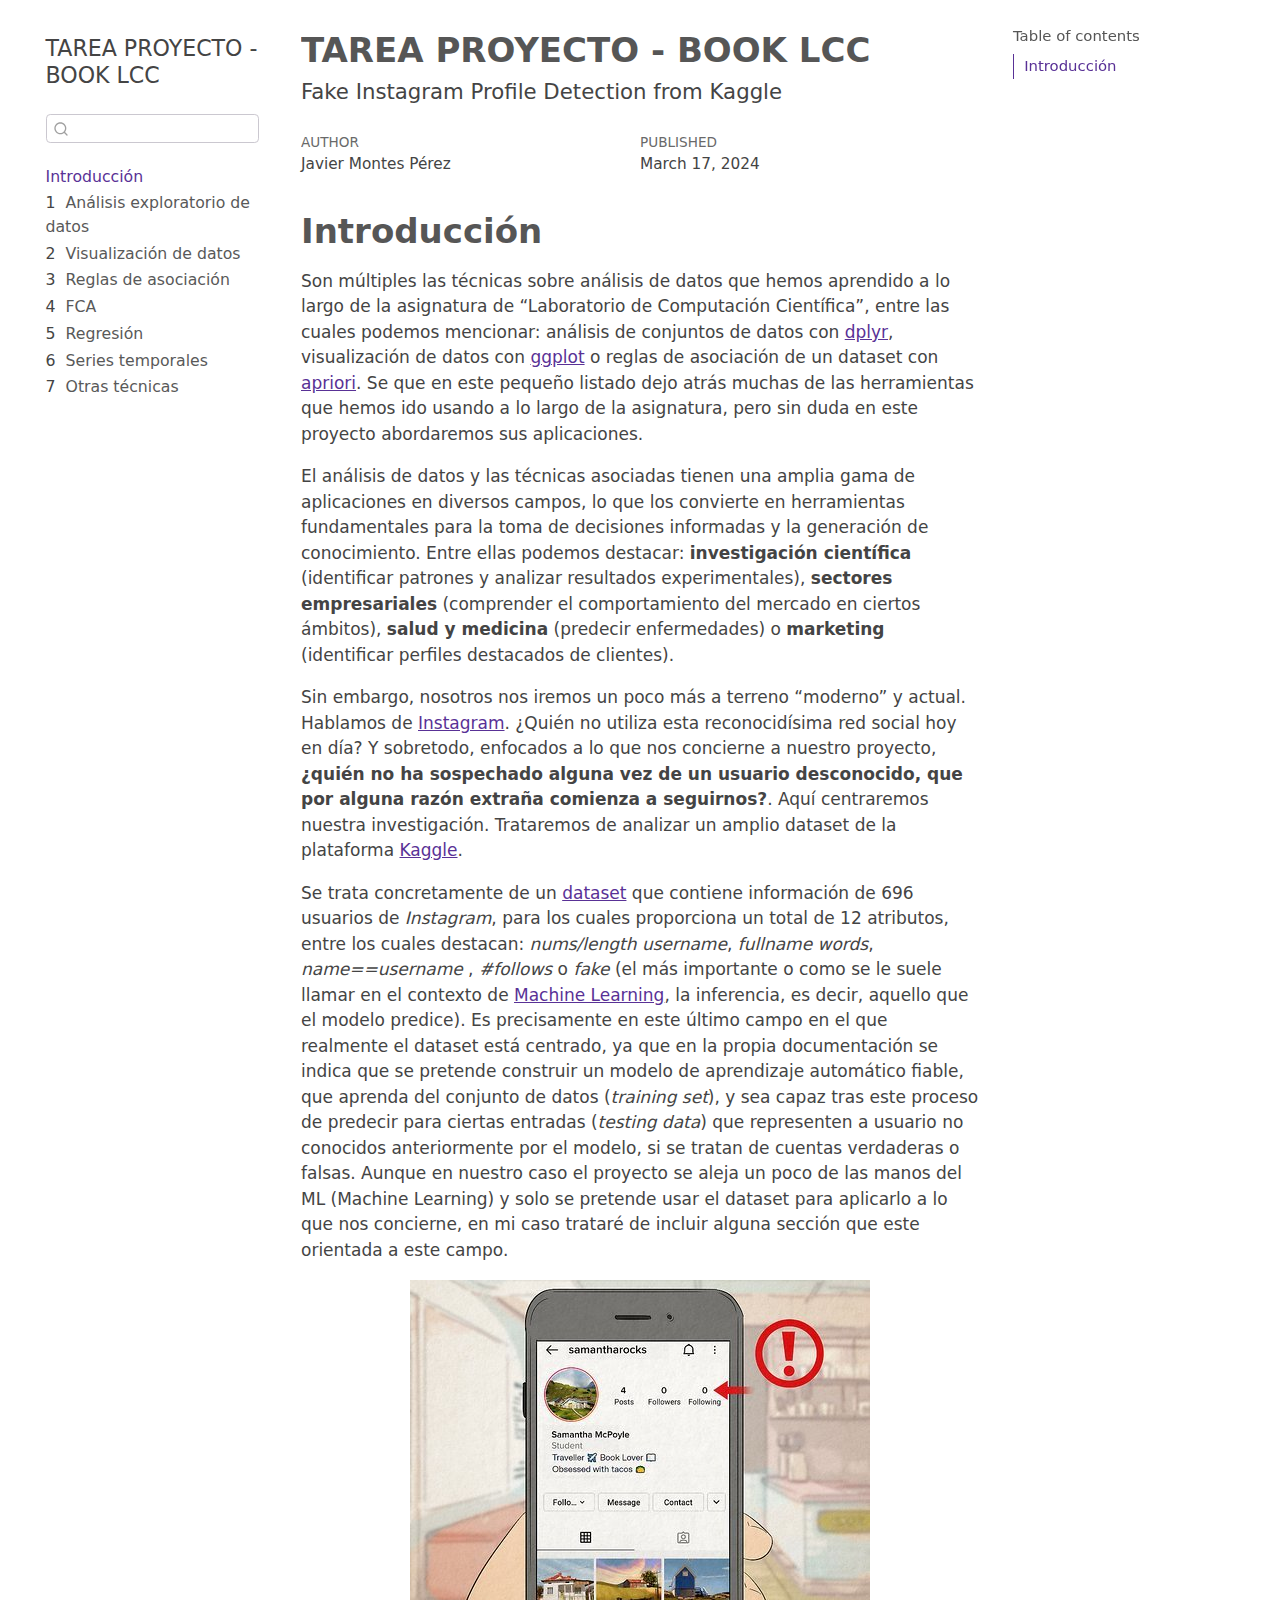
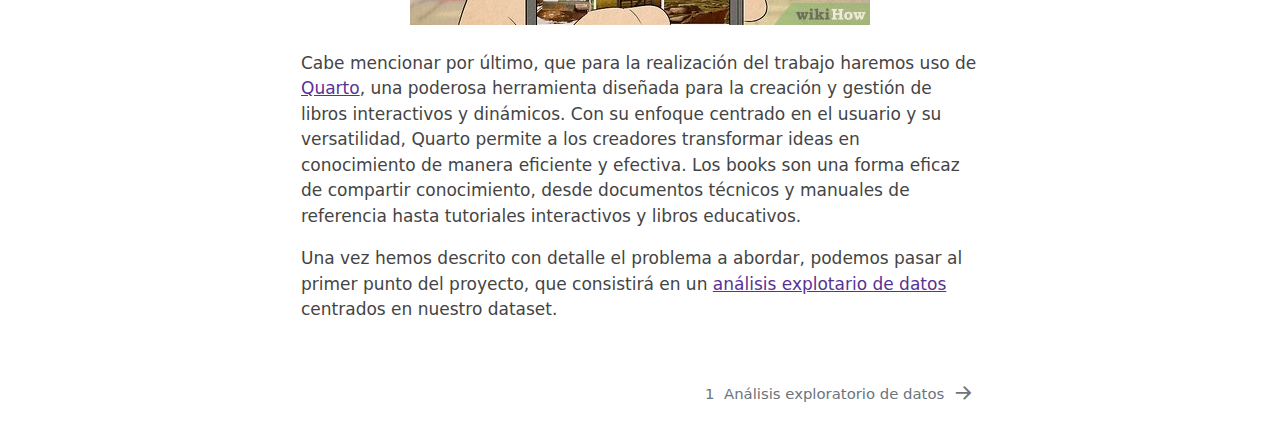
<file: _book/index.html>
<!DOCTYPE html>
<html xmlns="http://www.w3.org/1999/xhtml" lang="en" xml:lang="en"><head>

<meta charset="utf-8">
<meta name="generator" content="quarto-1.3.450">

<meta name="viewport" content="width=device-width, initial-scale=1.0, user-scalable=yes">

<meta name="author" content="Javier Montes Pérez">
<meta name="dcterms.date" content="2024-03-17">

<title>TAREA PROYECTO - BOOK LCC</title>
<style>
code{white-space: pre-wrap;}
span.smallcaps{font-variant: small-caps;}
div.columns{display: flex; gap: min(4vw, 1.5em);}
div.column{flex: auto; overflow-x: auto;}
div.hanging-indent{margin-left: 1.5em; text-indent: -1.5em;}
ul.task-list{list-style: none;}
ul.task-list li input[type="checkbox"] {
  width: 0.8em;
  margin: 0 0.8em 0.2em -1em; /* quarto-specific, see https://github.com/quarto-dev/quarto-cli/issues/4556 */ 
  vertical-align: middle;
}
</style>


<script src="site_libs/quarto-nav/quarto-nav.js"></script>
<script src="site_libs/quarto-nav/headroom.min.js"></script>
<script src="site_libs/clipboard/clipboard.min.js"></script>
<script src="site_libs/quarto-search/autocomplete.umd.js"></script>
<script src="site_libs/quarto-search/fuse.min.js"></script>
<script src="site_libs/quarto-search/quarto-search.js"></script>
<meta name="quarto:offset" content="./">
<link href="./analisisexploratorio.html" rel="next">
<script src="site_libs/quarto-html/quarto.js"></script>
<script src="site_libs/quarto-html/popper.min.js"></script>
<script src="site_libs/quarto-html/tippy.umd.min.js"></script>
<script src="site_libs/quarto-html/anchor.min.js"></script>
<link href="site_libs/quarto-html/tippy.css" rel="stylesheet">
<link href="site_libs/quarto-html/quarto-syntax-highlighting.css" rel="stylesheet" id="quarto-text-highlighting-styles">
<script src="site_libs/bootstrap/bootstrap.min.js"></script>
<link href="site_libs/bootstrap/bootstrap-icons.css" rel="stylesheet">
<link href="site_libs/bootstrap/bootstrap.min.css" rel="stylesheet" id="quarto-bootstrap" data-mode="light">
<script id="quarto-search-options" type="application/json">{
  "location": "sidebar",
  "copy-button": false,
  "collapse-after": 3,
  "panel-placement": "start",
  "type": "textbox",
  "limit": 20,
  "language": {
    "search-no-results-text": "No results",
    "search-matching-documents-text": "matching documents",
    "search-copy-link-title": "Copy link to search",
    "search-hide-matches-text": "Hide additional matches",
    "search-more-match-text": "more match in this document",
    "search-more-matches-text": "more matches in this document",
    "search-clear-button-title": "Clear",
    "search-detached-cancel-button-title": "Cancel",
    "search-submit-button-title": "Submit",
    "search-label": "Search"
  }
}</script>


</head>

<body class="nav-sidebar floating">

<div id="quarto-search-results"></div>
  <header id="quarto-header" class="headroom fixed-top">
  <nav class="quarto-secondary-nav">
    <div class="container-fluid d-flex">
      <button type="button" class="quarto-btn-toggle btn" data-bs-toggle="collapse" data-bs-target="#quarto-sidebar,#quarto-sidebar-glass" aria-controls="quarto-sidebar" aria-expanded="false" aria-label="Toggle sidebar navigation" onclick="if (window.quartoToggleHeadroom) { window.quartoToggleHeadroom(); }">
        <i class="bi bi-layout-text-sidebar-reverse"></i>
      </button>
      <nav class="quarto-page-breadcrumbs" aria-label="breadcrumb"><ol class="breadcrumb"><li class="breadcrumb-item"><a href="./index.html">Introducción</a></li></ol></nav>
      <a class="flex-grow-1" role="button" data-bs-toggle="collapse" data-bs-target="#quarto-sidebar,#quarto-sidebar-glass" aria-controls="quarto-sidebar" aria-expanded="false" aria-label="Toggle sidebar navigation" onclick="if (window.quartoToggleHeadroom) { window.quartoToggleHeadroom(); }">      
      </a>
      <button type="button" class="btn quarto-search-button" aria-label="" onclick="window.quartoOpenSearch();">
        <i class="bi bi-search"></i>
      </button>
    </div>
  </nav>
</header>
<!-- content -->
<div id="quarto-content" class="quarto-container page-columns page-rows-contents page-layout-article">
<!-- sidebar -->
  <nav id="quarto-sidebar" class="sidebar collapse collapse-horizontal sidebar-navigation floating overflow-auto">
    <div class="pt-lg-2 mt-2 text-left sidebar-header">
    <div class="sidebar-title mb-0 py-0">
      <a href="./">TAREA PROYECTO - BOOK LCC</a> 
    </div>
      </div>
        <div class="mt-2 flex-shrink-0 align-items-center">
        <div class="sidebar-search">
        <div id="quarto-search" class="" title="Search"></div>
        </div>
        </div>
    <div class="sidebar-menu-container"> 
    <ul class="list-unstyled mt-1">
        <li class="sidebar-item">
  <div class="sidebar-item-container"> 
  <a href="./index.html" class="sidebar-item-text sidebar-link active">
 <span class="menu-text">Introducción</span></a>
  </div>
</li>
        <li class="sidebar-item">
  <div class="sidebar-item-container"> 
  <a href="./analisisexploratorio.html" class="sidebar-item-text sidebar-link">
 <span class="menu-text"><span class="chapter-number">1</span>&nbsp; <span class="chapter-title">Análisis exploratorio de datos</span></span></a>
  </div>
</li>
        <li class="sidebar-item">
  <div class="sidebar-item-container"> 
  <a href="./visualizaciondatos.html" class="sidebar-item-text sidebar-link">
 <span class="menu-text"><span class="chapter-number">2</span>&nbsp; <span class="chapter-title">Visualización de datos</span></span></a>
  </div>
</li>
        <li class="sidebar-item">
  <div class="sidebar-item-container"> 
  <a href="./reglasasociacion.html" class="sidebar-item-text sidebar-link">
 <span class="menu-text"><span class="chapter-number">3</span>&nbsp; <span class="chapter-title">Reglas de asociación</span></span></a>
  </div>
</li>
        <li class="sidebar-item">
  <div class="sidebar-item-container"> 
  <a href="./fca.html" class="sidebar-item-text sidebar-link">
 <span class="menu-text"><span class="chapter-number">4</span>&nbsp; <span class="chapter-title">FCA</span></span></a>
  </div>
</li>
        <li class="sidebar-item">
  <div class="sidebar-item-container"> 
  <a href="./regresion.html" class="sidebar-item-text sidebar-link">
 <span class="menu-text"><span class="chapter-number">5</span>&nbsp; <span class="chapter-title">Regresión</span></span></a>
  </div>
</li>
        <li class="sidebar-item">
  <div class="sidebar-item-container"> 
  <a href="./seriestemporales.html" class="sidebar-item-text sidebar-link">
 <span class="menu-text"><span class="chapter-number">6</span>&nbsp; <span class="chapter-title">Series temporales</span></span></a>
  </div>
</li>
        <li class="sidebar-item">
  <div class="sidebar-item-container"> 
  <a href="./otrastecnicas.html" class="sidebar-item-text sidebar-link">
 <span class="menu-text"><span class="chapter-number">7</span>&nbsp; <span class="chapter-title">Otras técnicas</span></span></a>
  </div>
</li>
    </ul>
    </div>
</nav>
<div id="quarto-sidebar-glass" data-bs-toggle="collapse" data-bs-target="#quarto-sidebar,#quarto-sidebar-glass"></div>
<!-- margin-sidebar -->
    <div id="quarto-margin-sidebar" class="sidebar margin-sidebar">
        <nav id="TOC" role="doc-toc" class="toc-active">
    <h2 id="toc-title">Table of contents</h2>
   
  <ul>
  <li><a href="#introducción" id="toc-introducción" class="nav-link active" data-scroll-target="#introducción">Introducción</a></li>
  </ul>
</nav>
    </div>
<!-- main -->
<main class="content" id="quarto-document-content">

<header id="title-block-header" class="quarto-title-block default">
<div class="quarto-title">
<h1 class="title">TAREA PROYECTO - BOOK LCC</h1>
<p class="subtitle lead">Fake Instagram Profile Detection from Kaggle</p>
</div>



<div class="quarto-title-meta">

    <div>
    <div class="quarto-title-meta-heading">Author</div>
    <div class="quarto-title-meta-contents">
             <p>Javier Montes Pérez </p>
          </div>
  </div>
    
    <div>
    <div class="quarto-title-meta-heading">Published</div>
    <div class="quarto-title-meta-contents">
      <p class="date">March 17, 2024</p>
    </div>
  </div>
  
    
  </div>
  

</header>

<section id="introducción" class="level1 unnumbered">
<h1 class="unnumbered">Introducción</h1>
<p>Son múltiples las técnicas sobre análisis de datos que hemos aprendido a lo largo de la asignatura de “Laboratorio de Computación Científica”, entre las cuales podemos mencionar: análisis de conjuntos de datos con <a href="https://rpubs.com/joser/dplyr/">dplyr</a>, visualización de datos con <a href="https://rpubs.com/daniballari/ggplot">ggplot</a> o reglas de asociación de un dataset con <a href="https://www.rdocumentation.org/packages/arules/versions/1.6-1/topics/apriori">apriori</a>. Se que en este pequeño listado dejo atrás muchas de las herramientas que hemos ido usando a lo largo de la asignatura, pero sin duda en este proyecto abordaremos sus aplicaciones.</p>
<p>El análisis de datos y las técnicas asociadas tienen una amplia gama de aplicaciones en diversos campos, lo que los convierte en herramientas fundamentales para la toma de decisiones informadas y la generación de conocimiento. Entre ellas podemos destacar: <strong>investigación científica</strong> (identificar patrones y analizar resultados experimentales), <strong>sectores empresariales</strong> (comprender el comportamiento del mercado en ciertos ámbitos), <strong>salud y medicina</strong> (predecir enfermedades) o <strong>marketing</strong> (identificar perfiles destacados de clientes).</p>
<p>Sin embargo, nosotros nos iremos un poco más a terreno “moderno” y actual. Hablamos de <a href="https://es.wikipedia.org/wiki/Instagram">Instagram</a>. ¿Quién no utiliza esta reconocidísima red social hoy en día? Y sobretodo, enfocados a lo que nos concierne a nuestro proyecto, <strong>¿quién no ha sospechado alguna vez de un usuario desconocido, que por alguna razón extraña comienza a seguirnos?</strong>. Aquí centraremos nuestra investigación. Trataremos de analizar un amplio dataset de la plataforma <a href="https://www.kaggle.com/">Kaggle</a>.</p>
<p>Se trata concretamente de un <a href="https://www.kaggle.com/code/durgeshrao9993/fake-instagram-profile-detection-model/notebook">dataset</a> que contiene información de 696 usuarios de <em>Instagram</em>, para los cuales proporciona un total de 12 atributos, entre los cuales destacan: <em>nums/length username</em>, <em>fullname words</em>, <em>name==username</em> , <em>#follows</em> o <em>fake</em> (el más importante o como se le suele llamar en el contexto de <a href="https://es.wikipedia.org/wiki/Aprendizaje_autom%C3%A1tico">Machine Learning</a>, la inferencia, es decir, aquello que el modelo predice). Es precisamente en este último campo en el que realmente el dataset está centrado, ya que en la propia documentación se indica que se pretende construir un modelo de aprendizaje automático fiable, que aprenda del conjunto de datos (<em>training set</em>), y sea capaz tras este proceso de predecir para ciertas entradas (<em>testing data</em>) que representen a usuario no conocidos anteriormente por el modelo, si se tratan de cuentas verdaderas o falsas. Aunque en nuestro caso el proyecto se aleja un poco de las manos del ML (Machine Learning) y solo se pretende usar el dataset para aplicarlo a lo que nos concierne, en mi caso trataré de incluir alguna sección que este orientada a este campo.</p>
<div class="quarto-figure quarto-figure-center">
<figure class="figure">
<p><a href="https://later.com/blog/fake-instagram-account/"><img src="images/1.jpg" class="img-fluid figure-img"></a></p>
</figure>
</div>
<p>Cabe mencionar por último, que para la realización del trabajo haremos uso de <a href="https://quarto.org/">Quarto</a>, una poderosa herramienta diseñada para la creación y gestión de libros interactivos y dinámicos. Con su enfoque centrado en el usuario y su versatilidad, Quarto permite a los creadores transformar ideas en conocimiento de manera eficiente y efectiva. Los books son una forma eficaz de compartir conocimiento, desde documentos técnicos y manuales de referencia hasta tutoriales interactivos y libros educativos.</p>
<p>Una vez hemos descrito con detalle el problema a abordar, podemos pasar al primer punto del proyecto, que consistirá en un <a href="analisisexploratorio.html">análisis explotario de datos</a> centrados en nuestro dataset.</p>


</section>

</main> <!-- /main -->
<script id="quarto-html-after-body" type="application/javascript">
window.document.addEventListener("DOMContentLoaded", function (event) {
  const toggleBodyColorMode = (bsSheetEl) => {
    const mode = bsSheetEl.getAttribute("data-mode");
    const bodyEl = window.document.querySelector("body");
    if (mode === "dark") {
      bodyEl.classList.add("quarto-dark");
      bodyEl.classList.remove("quarto-light");
    } else {
      bodyEl.classList.add("quarto-light");
      bodyEl.classList.remove("quarto-dark");
    }
  }
  const toggleBodyColorPrimary = () => {
    const bsSheetEl = window.document.querySelector("link#quarto-bootstrap");
    if (bsSheetEl) {
      toggleBodyColorMode(bsSheetEl);
    }
  }
  toggleBodyColorPrimary();  
  const icon = "";
  const anchorJS = new window.AnchorJS();
  anchorJS.options = {
    placement: 'right',
    icon: icon
  };
  anchorJS.add('.anchored');
  const isCodeAnnotation = (el) => {
    for (const clz of el.classList) {
      if (clz.startsWith('code-annotation-')) {                     
        return true;
      }
    }
    return false;
  }
  const clipboard = new window.ClipboardJS('.code-copy-button', {
    text: function(trigger) {
      const codeEl = trigger.previousElementSibling.cloneNode(true);
      for (const childEl of codeEl.children) {
        if (isCodeAnnotation(childEl)) {
          childEl.remove();
        }
      }
      return codeEl.innerText;
    }
  });
  clipboard.on('success', function(e) {
    // button target
    const button = e.trigger;
    // don't keep focus
    button.blur();
    // flash "checked"
    button.classList.add('code-copy-button-checked');
    var currentTitle = button.getAttribute("title");
    button.setAttribute("title", "Copied!");
    let tooltip;
    if (window.bootstrap) {
      button.setAttribute("data-bs-toggle", "tooltip");
      button.setAttribute("data-bs-placement", "left");
      button.setAttribute("data-bs-title", "Copied!");
      tooltip = new bootstrap.Tooltip(button, 
        { trigger: "manual", 
          customClass: "code-copy-button-tooltip",
          offset: [0, -8]});
      tooltip.show();    
    }
    setTimeout(function() {
      if (tooltip) {
        tooltip.hide();
        button.removeAttribute("data-bs-title");
        button.removeAttribute("data-bs-toggle");
        button.removeAttribute("data-bs-placement");
      }
      button.setAttribute("title", currentTitle);
      button.classList.remove('code-copy-button-checked');
    }, 1000);
    // clear code selection
    e.clearSelection();
  });
  function tippyHover(el, contentFn) {
    const config = {
      allowHTML: true,
      content: contentFn,
      maxWidth: 500,
      delay: 100,
      arrow: false,
      appendTo: function(el) {
          return el.parentElement;
      },
      interactive: true,
      interactiveBorder: 10,
      theme: 'quarto',
      placement: 'bottom-start'
    };
    window.tippy(el, config); 
  }
  const noterefs = window.document.querySelectorAll('a[role="doc-noteref"]');
  for (var i=0; i<noterefs.length; i++) {
    const ref = noterefs[i];
    tippyHover(ref, function() {
      // use id or data attribute instead here
      let href = ref.getAttribute('data-footnote-href') || ref.getAttribute('href');
      try { href = new URL(href).hash; } catch {}
      const id = href.replace(/^#\/?/, "");
      const note = window.document.getElementById(id);
      return note.innerHTML;
    });
  }
      let selectedAnnoteEl;
      const selectorForAnnotation = ( cell, annotation) => {
        let cellAttr = 'data-code-cell="' + cell + '"';
        let lineAttr = 'data-code-annotation="' +  annotation + '"';
        const selector = 'span[' + cellAttr + '][' + lineAttr + ']';
        return selector;
      }
      const selectCodeLines = (annoteEl) => {
        const doc = window.document;
        const targetCell = annoteEl.getAttribute("data-target-cell");
        const targetAnnotation = annoteEl.getAttribute("data-target-annotation");
        const annoteSpan = window.document.querySelector(selectorForAnnotation(targetCell, targetAnnotation));
        const lines = annoteSpan.getAttribute("data-code-lines").split(",");
        const lineIds = lines.map((line) => {
          return targetCell + "-" + line;
        })
        let top = null;
        let height = null;
        let parent = null;
        if (lineIds.length > 0) {
            //compute the position of the single el (top and bottom and make a div)
            const el = window.document.getElementById(lineIds[0]);
            top = el.offsetTop;
            height = el.offsetHeight;
            parent = el.parentElement.parentElement;
          if (lineIds.length > 1) {
            const lastEl = window.document.getElementById(lineIds[lineIds.length - 1]);
            const bottom = lastEl.offsetTop + lastEl.offsetHeight;
            height = bottom - top;
          }
          if (top !== null && height !== null && parent !== null) {
            // cook up a div (if necessary) and position it 
            let div = window.document.getElementById("code-annotation-line-highlight");
            if (div === null) {
              div = window.document.createElement("div");
              div.setAttribute("id", "code-annotation-line-highlight");
              div.style.position = 'absolute';
              parent.appendChild(div);
            }
            div.style.top = top - 2 + "px";
            div.style.height = height + 4 + "px";
            let gutterDiv = window.document.getElementById("code-annotation-line-highlight-gutter");
            if (gutterDiv === null) {
              gutterDiv = window.document.createElement("div");
              gutterDiv.setAttribute("id", "code-annotation-line-highlight-gutter");
              gutterDiv.style.position = 'absolute';
              const codeCell = window.document.getElementById(targetCell);
              const gutter = codeCell.querySelector('.code-annotation-gutter');
              gutter.appendChild(gutterDiv);
            }
            gutterDiv.style.top = top - 2 + "px";
            gutterDiv.style.height = height + 4 + "px";
          }
          selectedAnnoteEl = annoteEl;
        }
      };
      const unselectCodeLines = () => {
        const elementsIds = ["code-annotation-line-highlight", "code-annotation-line-highlight-gutter"];
        elementsIds.forEach((elId) => {
          const div = window.document.getElementById(elId);
          if (div) {
            div.remove();
          }
        });
        selectedAnnoteEl = undefined;
      };
      // Attach click handler to the DT
      const annoteDls = window.document.querySelectorAll('dt[data-target-cell]');
      for (const annoteDlNode of annoteDls) {
        annoteDlNode.addEventListener('click', (event) => {
          const clickedEl = event.target;
          if (clickedEl !== selectedAnnoteEl) {
            unselectCodeLines();
            const activeEl = window.document.querySelector('dt[data-target-cell].code-annotation-active');
            if (activeEl) {
              activeEl.classList.remove('code-annotation-active');
            }
            selectCodeLines(clickedEl);
            clickedEl.classList.add('code-annotation-active');
          } else {
            // Unselect the line
            unselectCodeLines();
            clickedEl.classList.remove('code-annotation-active');
          }
        });
      }
  const findCites = (el) => {
    const parentEl = el.parentElement;
    if (parentEl) {
      const cites = parentEl.dataset.cites;
      if (cites) {
        return {
          el,
          cites: cites.split(' ')
        };
      } else {
        return findCites(el.parentElement)
      }
    } else {
      return undefined;
    }
  };
  var bibliorefs = window.document.querySelectorAll('a[role="doc-biblioref"]');
  for (var i=0; i<bibliorefs.length; i++) {
    const ref = bibliorefs[i];
    const citeInfo = findCites(ref);
    if (citeInfo) {
      tippyHover(citeInfo.el, function() {
        var popup = window.document.createElement('div');
        citeInfo.cites.forEach(function(cite) {
          var citeDiv = window.document.createElement('div');
          citeDiv.classList.add('hanging-indent');
          citeDiv.classList.add('csl-entry');
          var biblioDiv = window.document.getElementById('ref-' + cite);
          if (biblioDiv) {
            citeDiv.innerHTML = biblioDiv.innerHTML;
          }
          popup.appendChild(citeDiv);
        });
        return popup.innerHTML;
      });
    }
  }
});
</script>
<nav class="page-navigation">
  <div class="nav-page nav-page-previous">
  </div>
  <div class="nav-page nav-page-next">
      <a href="./analisisexploratorio.html" class="pagination-link">
        <span class="nav-page-text"><span class="chapter-number">1</span>&nbsp; <span class="chapter-title">Análisis exploratorio de datos</span></span> <i class="bi bi-arrow-right-short"></i>
      </a>
  </div>
</nav>
</div> <!-- /content -->



</body></html>
</file>
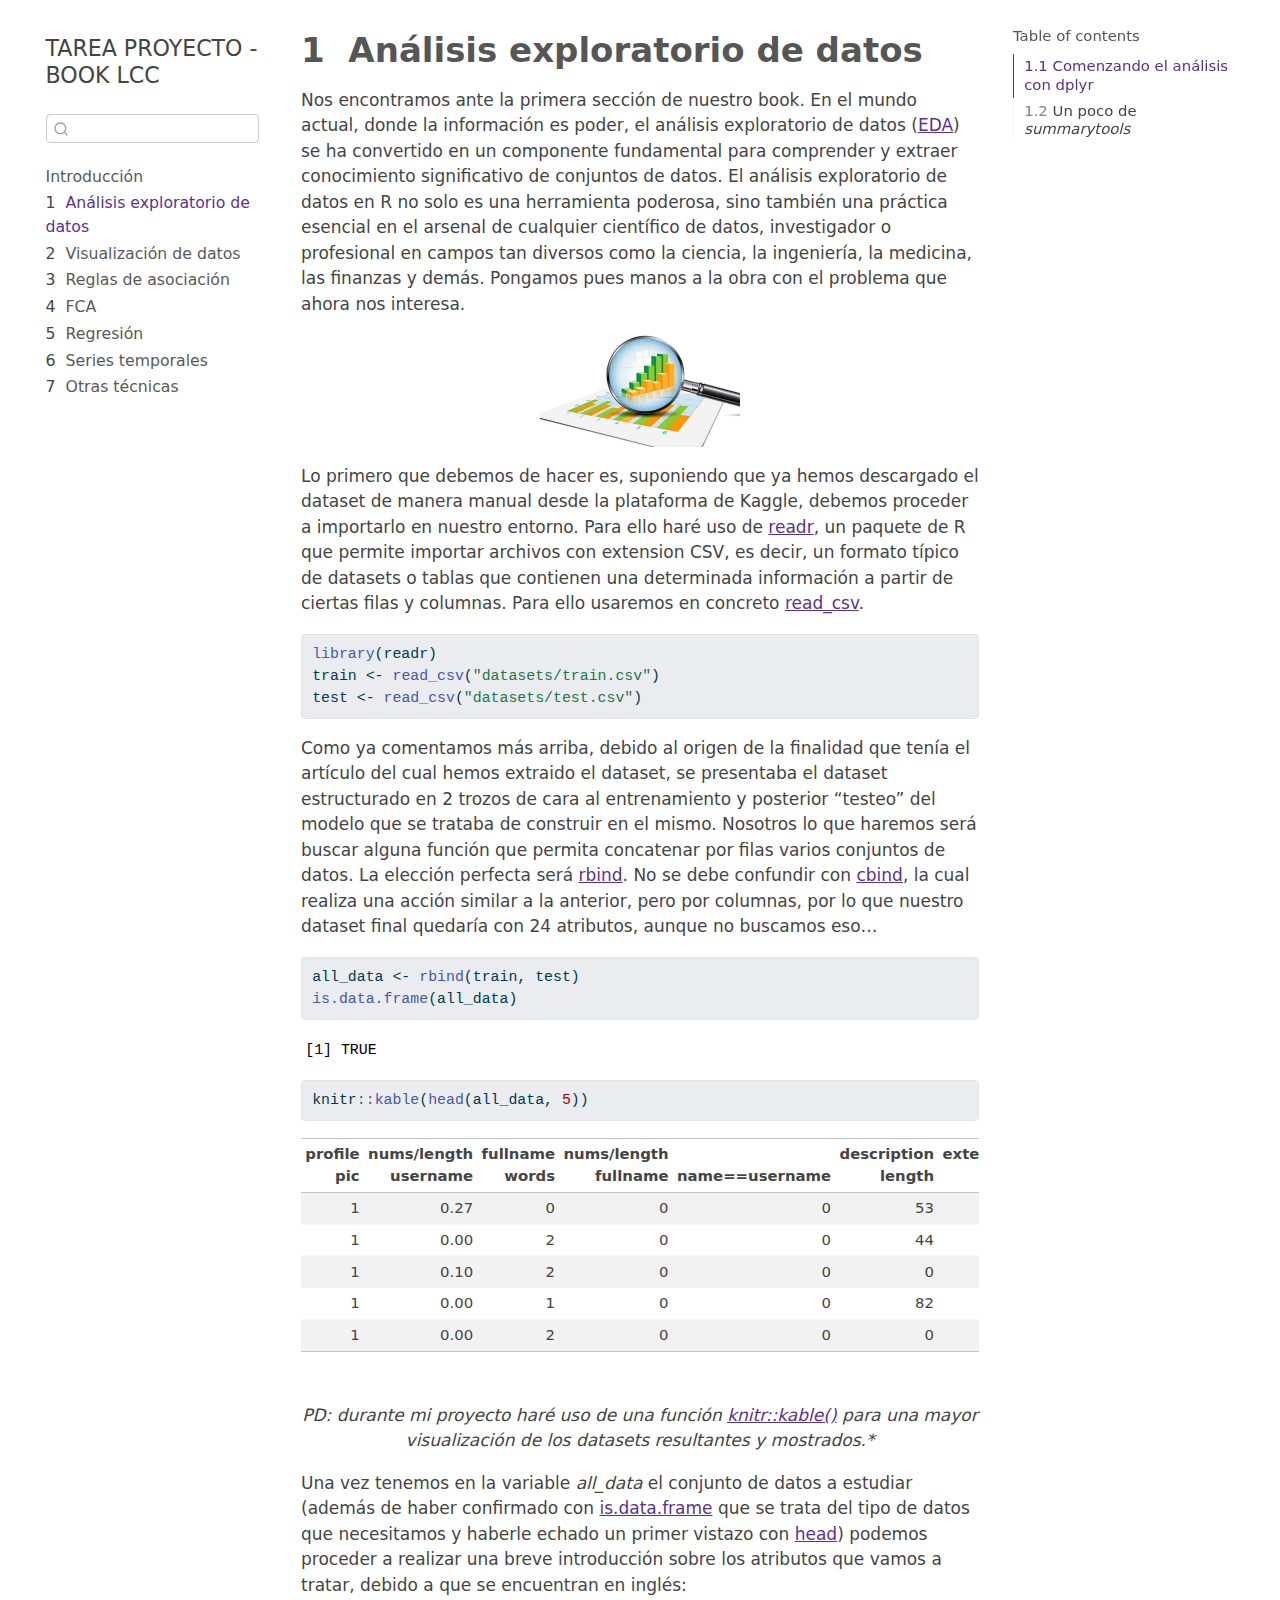
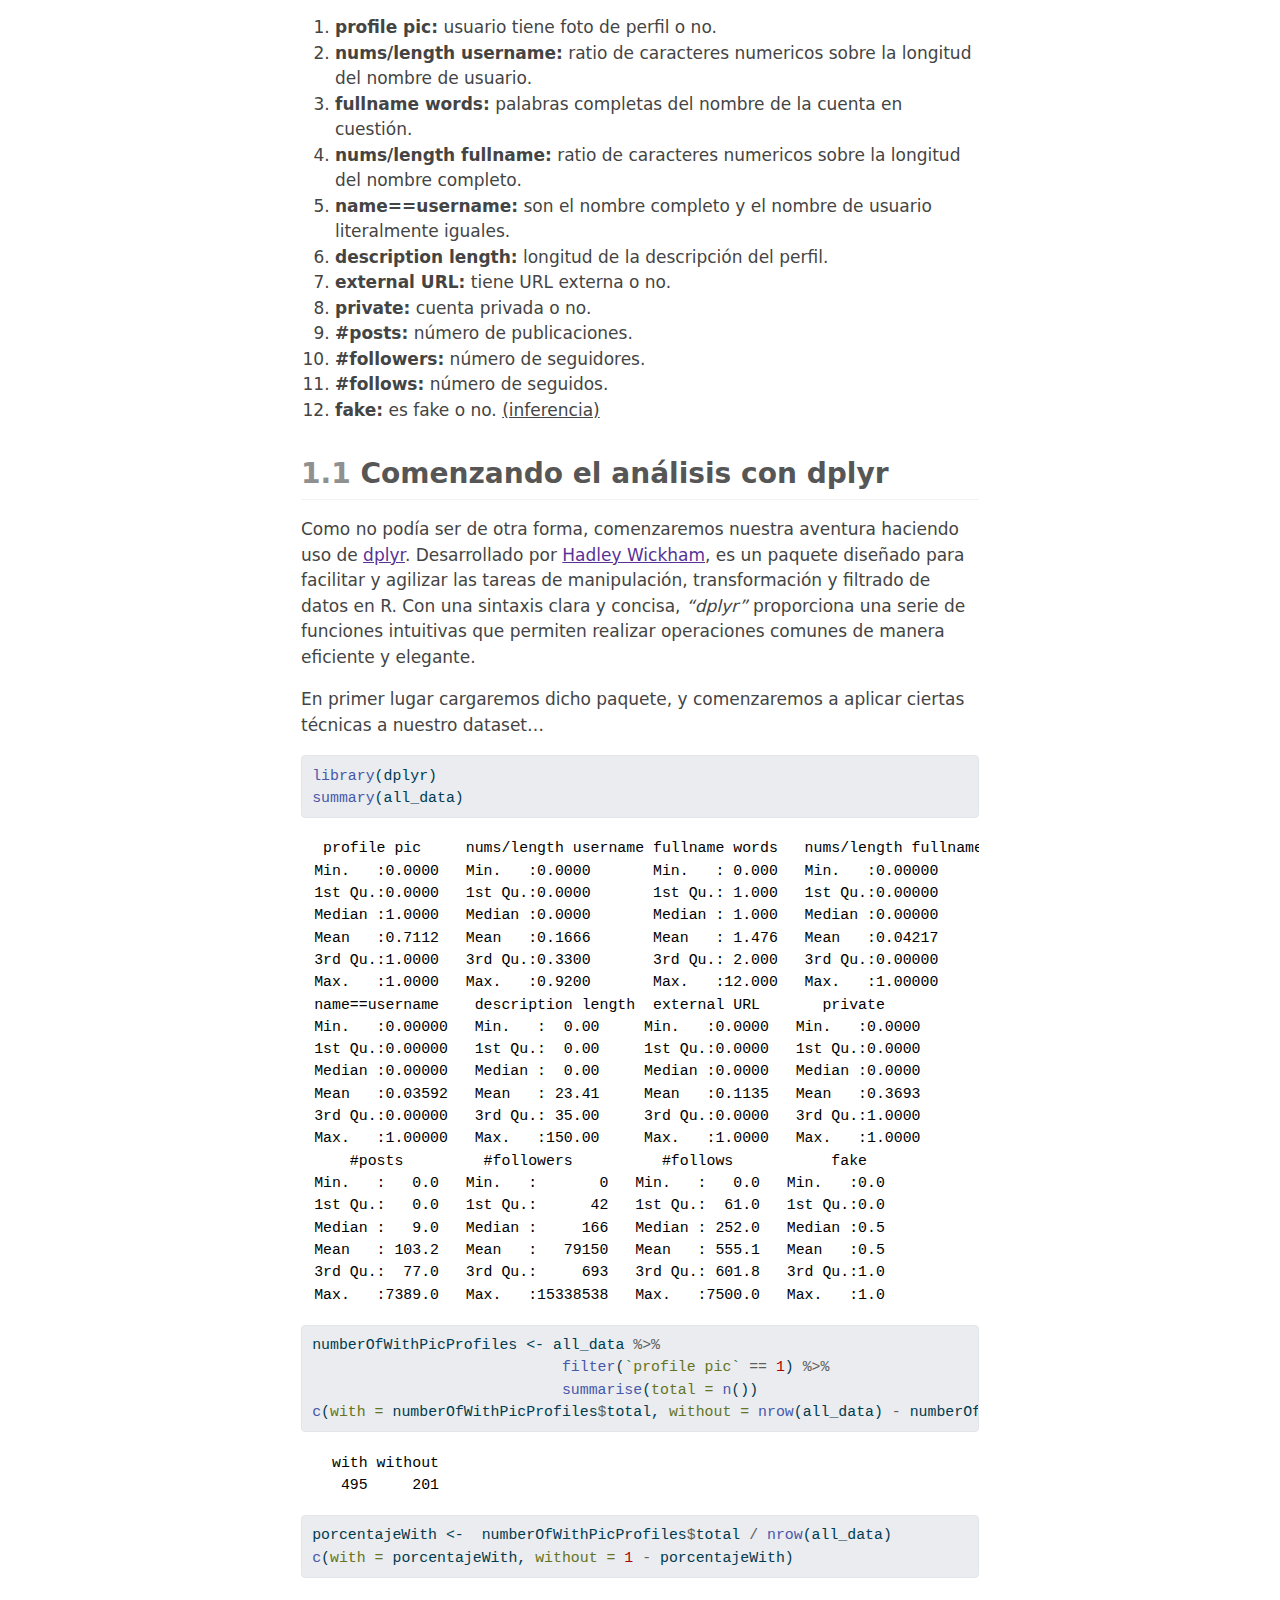
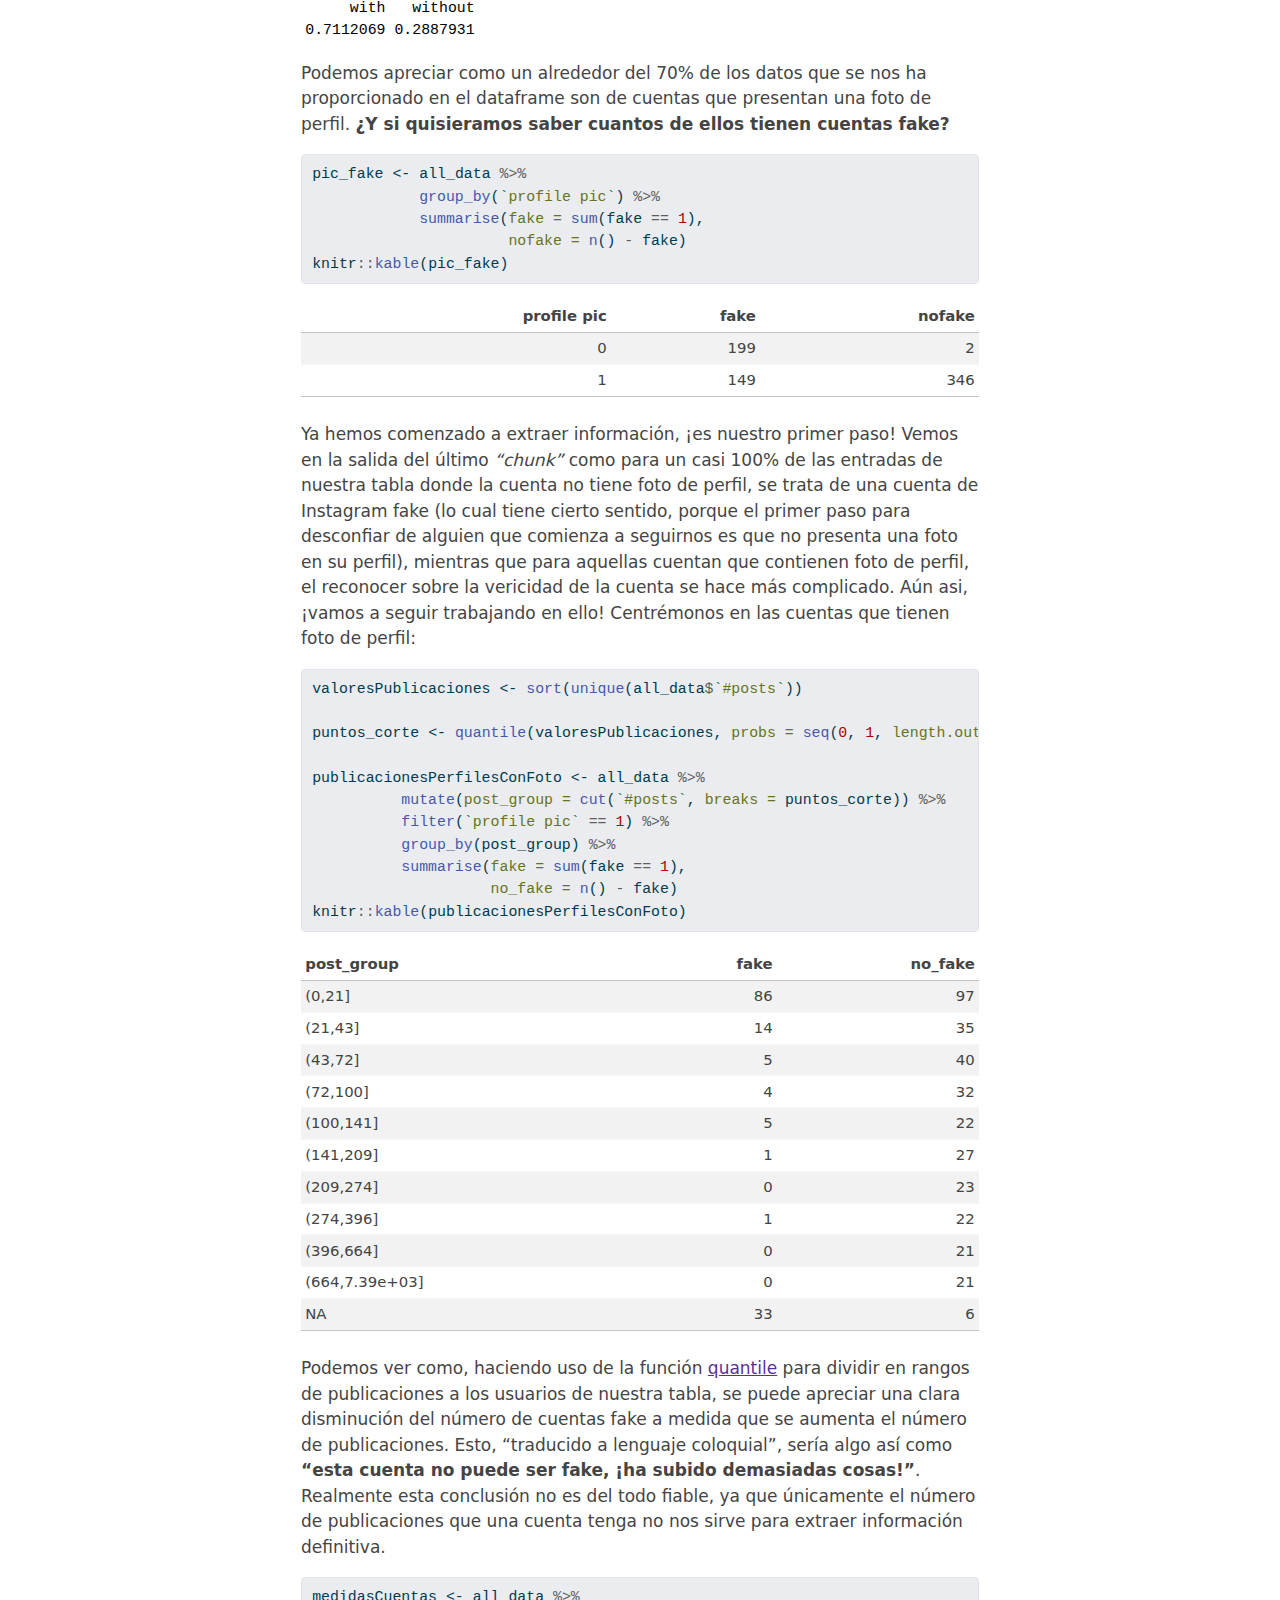
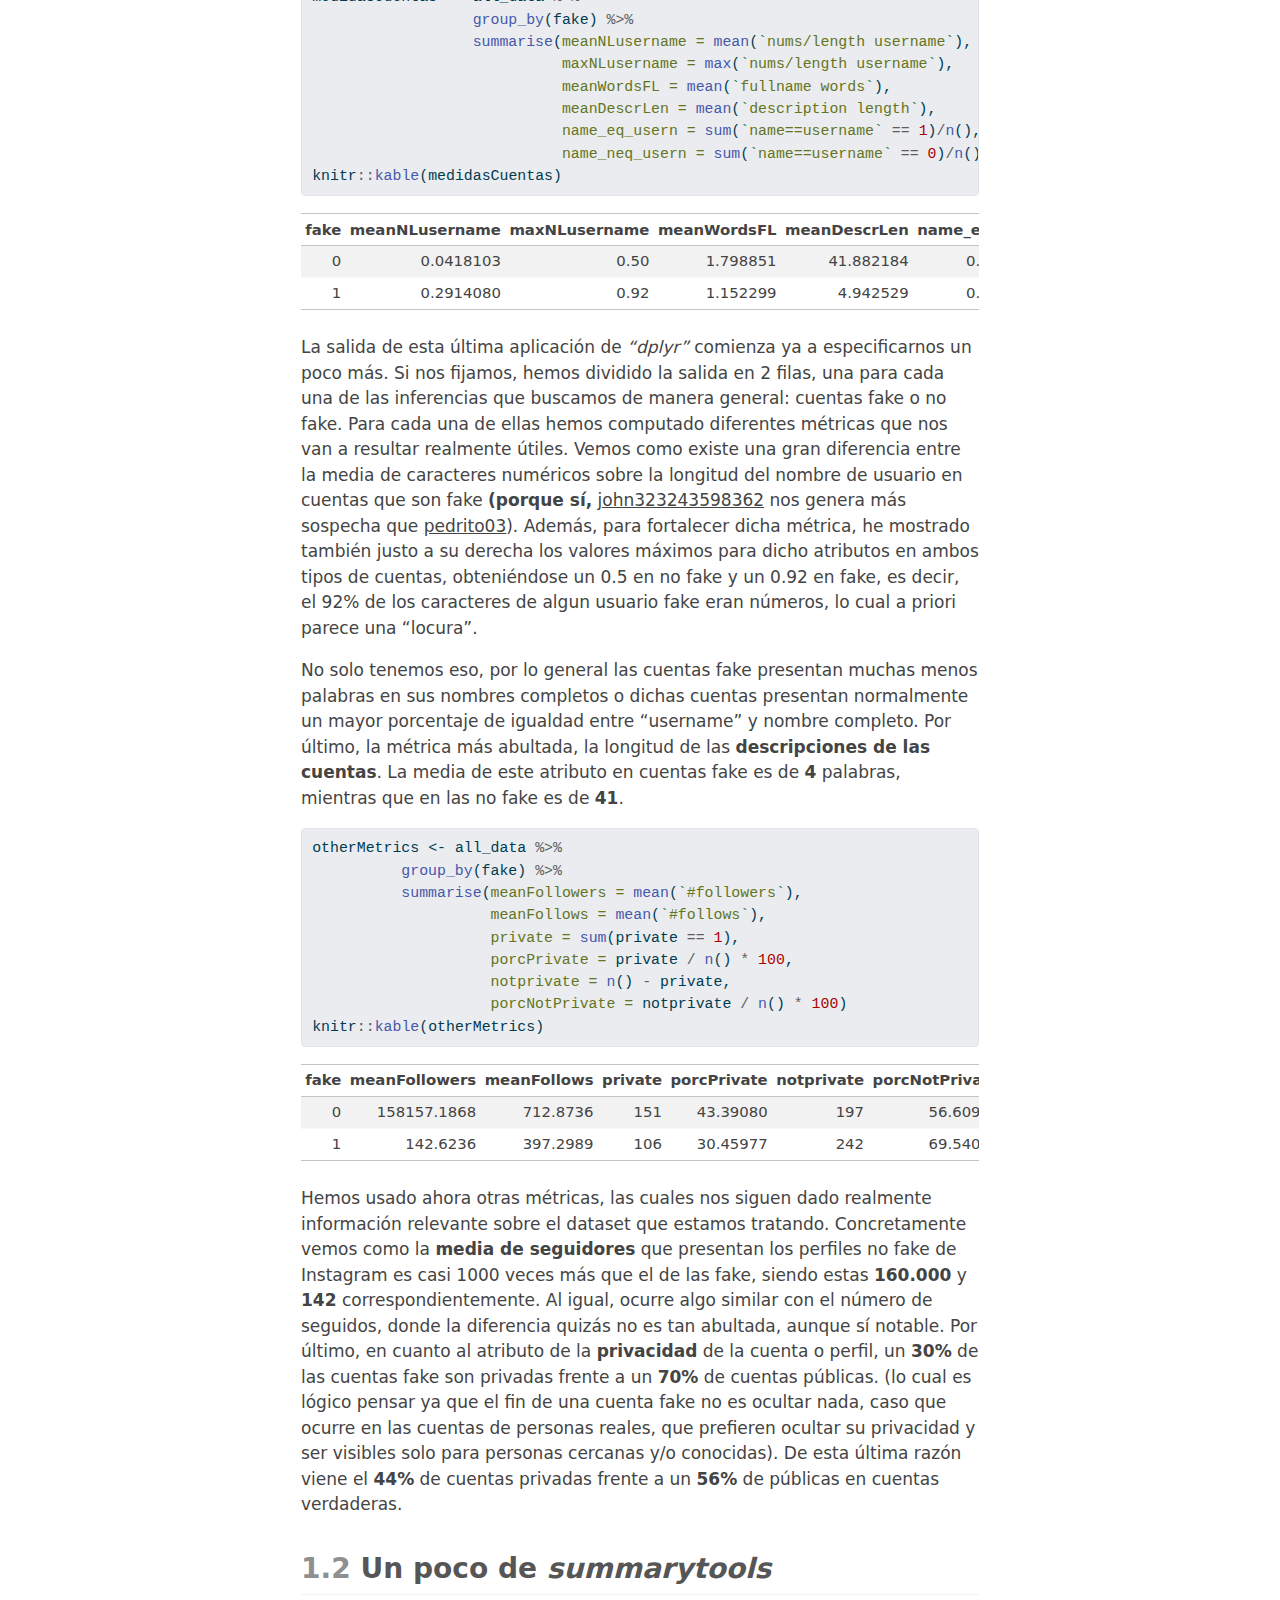
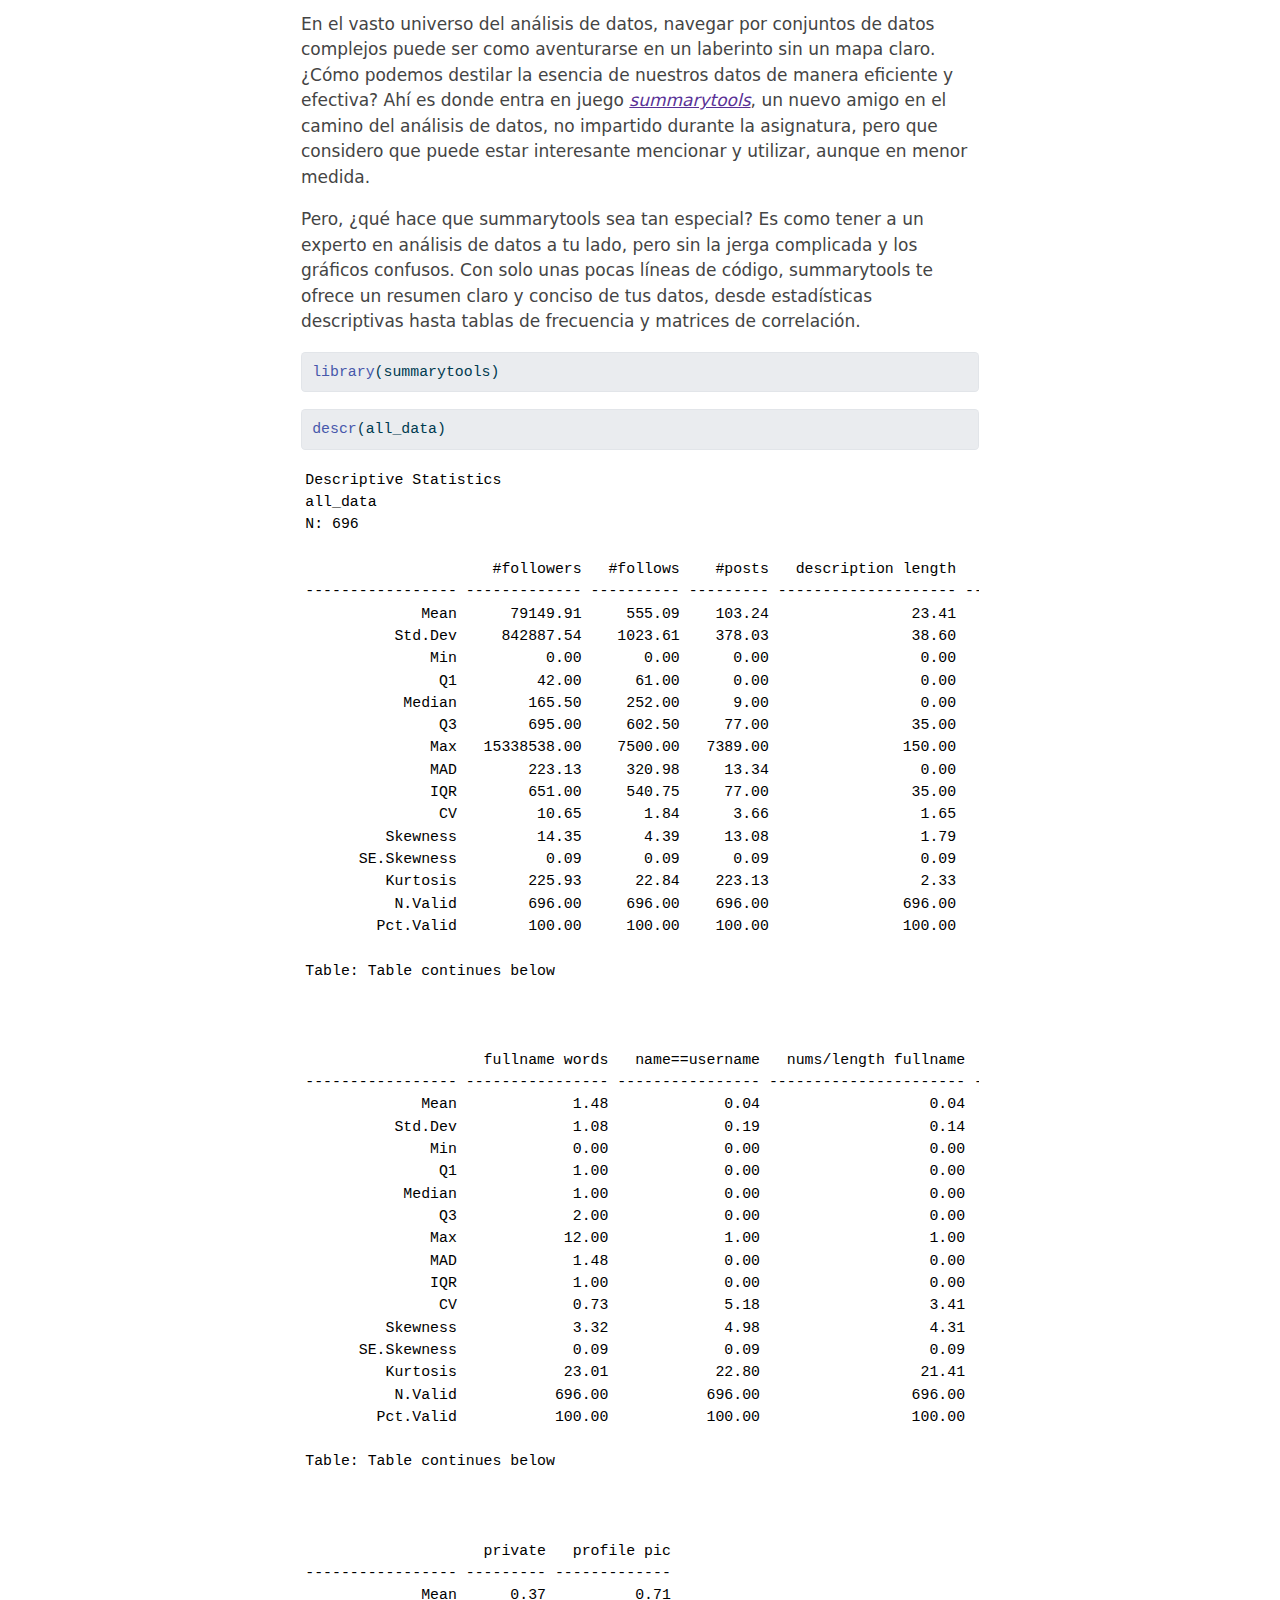
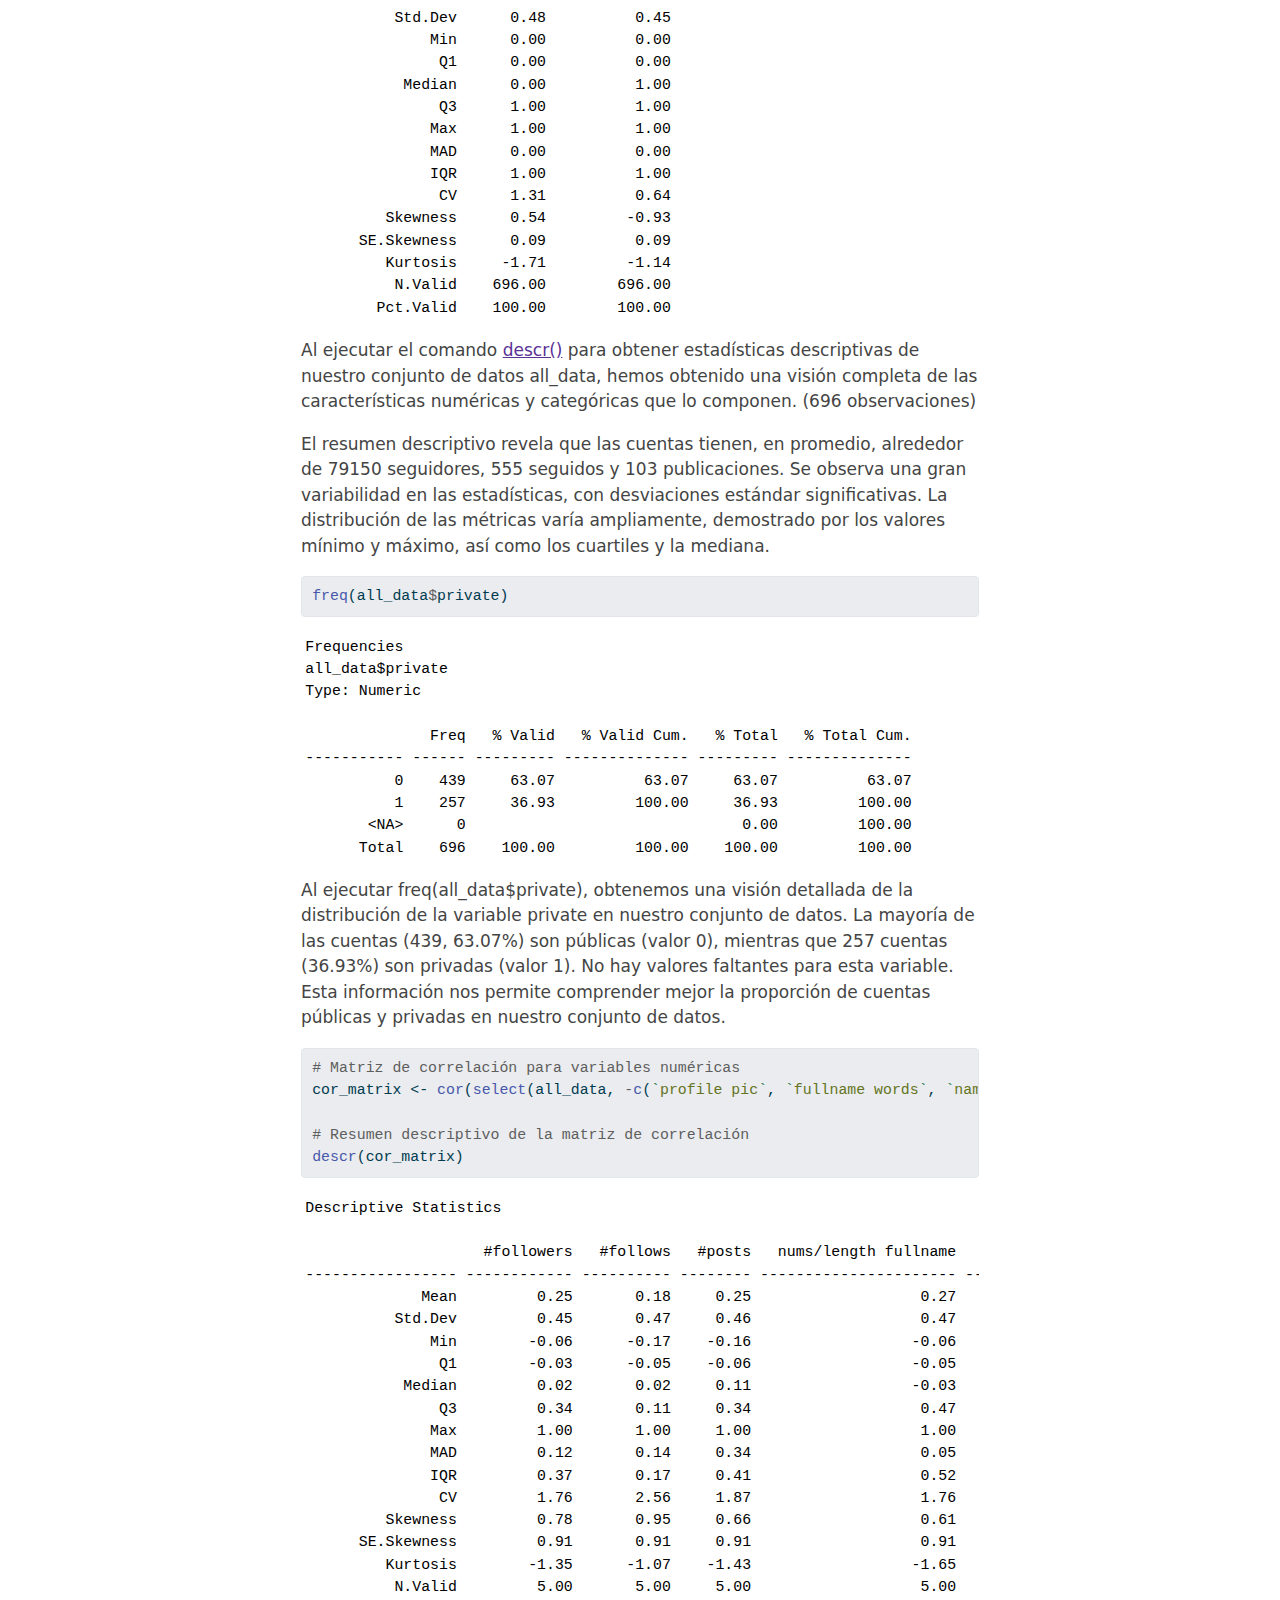
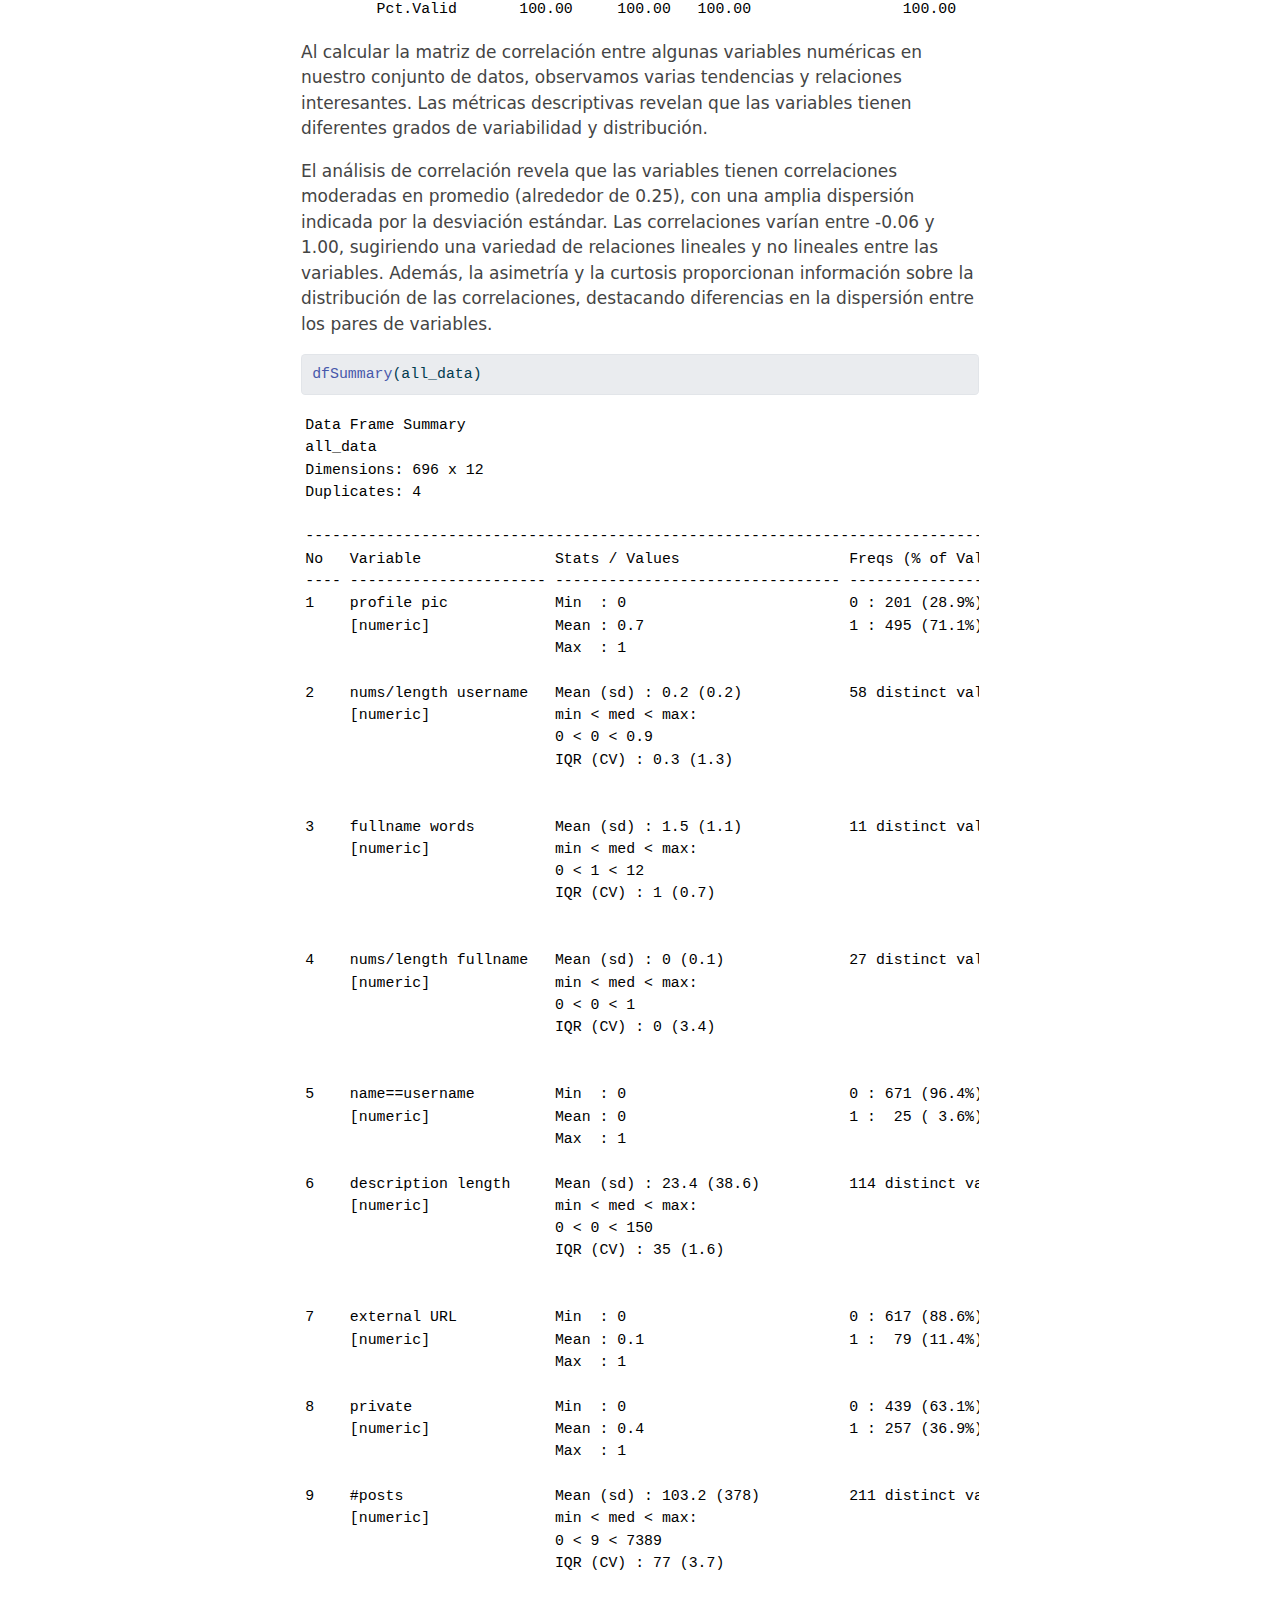
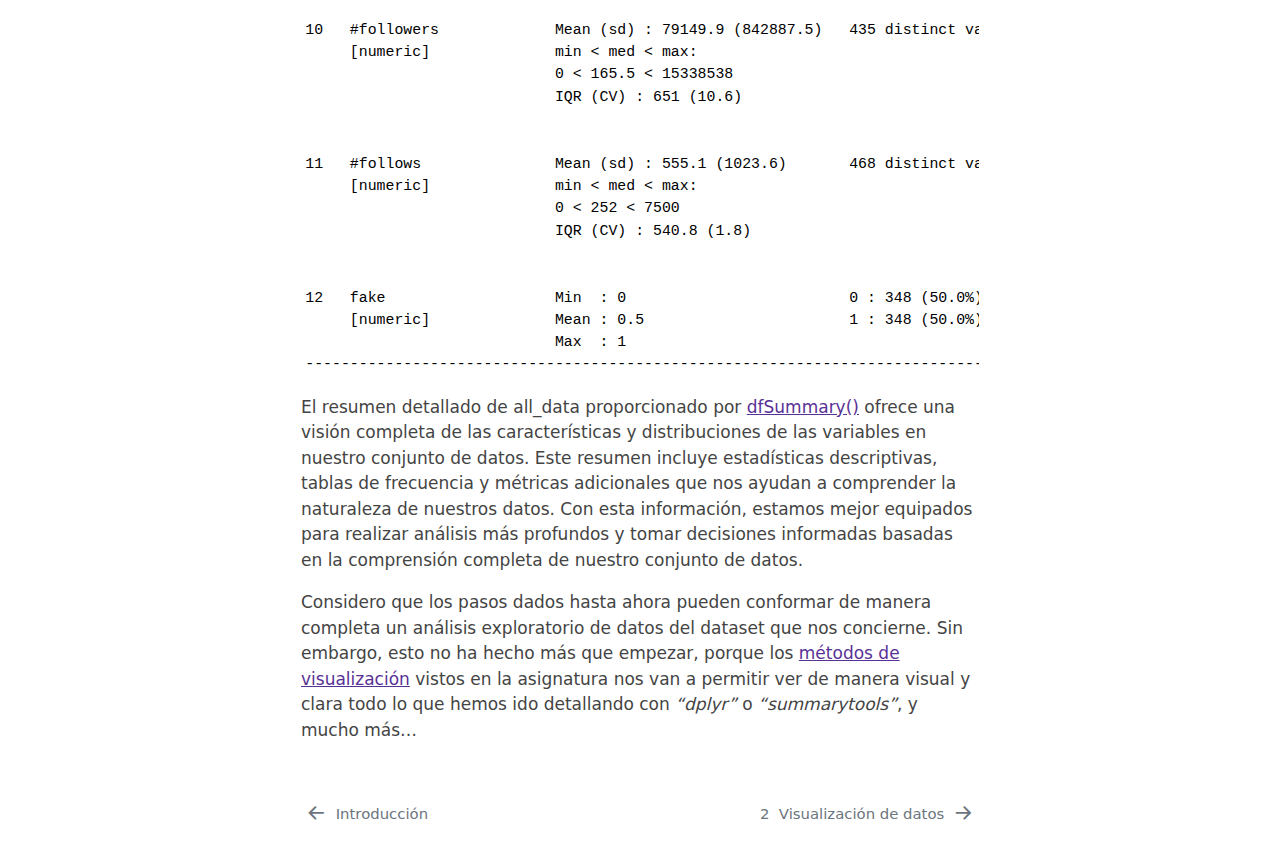
<file: _book/analisisexploratorio.html>
<!DOCTYPE html>
<html xmlns="http://www.w3.org/1999/xhtml" lang="en" xml:lang="en"><head>

<meta charset="utf-8">
<meta name="generator" content="quarto-1.3.450">

<meta name="viewport" content="width=device-width, initial-scale=1.0, user-scalable=yes">


<title>TAREA PROYECTO - BOOK LCC - 1&nbsp; Análisis exploratorio de datos</title>
<style>
code{white-space: pre-wrap;}
span.smallcaps{font-variant: small-caps;}
div.columns{display: flex; gap: min(4vw, 1.5em);}
div.column{flex: auto; overflow-x: auto;}
div.hanging-indent{margin-left: 1.5em; text-indent: -1.5em;}
ul.task-list{list-style: none;}
ul.task-list li input[type="checkbox"] {
  width: 0.8em;
  margin: 0 0.8em 0.2em -1em; /* quarto-specific, see https://github.com/quarto-dev/quarto-cli/issues/4556 */ 
  vertical-align: middle;
}
/* CSS for syntax highlighting */
pre > code.sourceCode { white-space: pre; position: relative; }
pre > code.sourceCode > span { display: inline-block; line-height: 1.25; }
pre > code.sourceCode > span:empty { height: 1.2em; }
.sourceCode { overflow: visible; }
code.sourceCode > span { color: inherit; text-decoration: inherit; }
div.sourceCode { margin: 1em 0; }
pre.sourceCode { margin: 0; }
@media screen {
div.sourceCode { overflow: auto; }
}
@media print {
pre > code.sourceCode { white-space: pre-wrap; }
pre > code.sourceCode > span { text-indent: -5em; padding-left: 5em; }
}
pre.numberSource code
  { counter-reset: source-line 0; }
pre.numberSource code > span
  { position: relative; left: -4em; counter-increment: source-line; }
pre.numberSource code > span > a:first-child::before
  { content: counter(source-line);
    position: relative; left: -1em; text-align: right; vertical-align: baseline;
    border: none; display: inline-block;
    -webkit-touch-callout: none; -webkit-user-select: none;
    -khtml-user-select: none; -moz-user-select: none;
    -ms-user-select: none; user-select: none;
    padding: 0 4px; width: 4em;
  }
pre.numberSource { margin-left: 3em;  padding-left: 4px; }
div.sourceCode
  {   }
@media screen {
pre > code.sourceCode > span > a:first-child::before { text-decoration: underline; }
}
</style>


<script src="site_libs/quarto-nav/quarto-nav.js"></script>
<script src="site_libs/quarto-nav/headroom.min.js"></script>
<script src="site_libs/clipboard/clipboard.min.js"></script>
<script src="site_libs/quarto-search/autocomplete.umd.js"></script>
<script src="site_libs/quarto-search/fuse.min.js"></script>
<script src="site_libs/quarto-search/quarto-search.js"></script>
<meta name="quarto:offset" content="./">
<link href="./visualizaciondatos.html" rel="next">
<link href="./index.html" rel="prev">
<script src="site_libs/quarto-html/quarto.js"></script>
<script src="site_libs/quarto-html/popper.min.js"></script>
<script src="site_libs/quarto-html/tippy.umd.min.js"></script>
<script src="site_libs/quarto-html/anchor.min.js"></script>
<link href="site_libs/quarto-html/tippy.css" rel="stylesheet">
<link href="site_libs/quarto-html/quarto-syntax-highlighting.css" rel="stylesheet" id="quarto-text-highlighting-styles">
<script src="site_libs/bootstrap/bootstrap.min.js"></script>
<link href="site_libs/bootstrap/bootstrap-icons.css" rel="stylesheet">
<link href="site_libs/bootstrap/bootstrap.min.css" rel="stylesheet" id="quarto-bootstrap" data-mode="light">
<script id="quarto-search-options" type="application/json">{
  "location": "sidebar",
  "copy-button": false,
  "collapse-after": 3,
  "panel-placement": "start",
  "type": "textbox",
  "limit": 20,
  "language": {
    "search-no-results-text": "No results",
    "search-matching-documents-text": "matching documents",
    "search-copy-link-title": "Copy link to search",
    "search-hide-matches-text": "Hide additional matches",
    "search-more-match-text": "more match in this document",
    "search-more-matches-text": "more matches in this document",
    "search-clear-button-title": "Clear",
    "search-detached-cancel-button-title": "Cancel",
    "search-submit-button-title": "Submit",
    "search-label": "Search"
  }
}</script>


</head>

<body class="nav-sidebar floating">

<div id="quarto-search-results"></div>
  <header id="quarto-header" class="headroom fixed-top">
  <nav class="quarto-secondary-nav">
    <div class="container-fluid d-flex">
      <button type="button" class="quarto-btn-toggle btn" data-bs-toggle="collapse" data-bs-target="#quarto-sidebar,#quarto-sidebar-glass" aria-controls="quarto-sidebar" aria-expanded="false" aria-label="Toggle sidebar navigation" onclick="if (window.quartoToggleHeadroom) { window.quartoToggleHeadroom(); }">
        <i class="bi bi-layout-text-sidebar-reverse"></i>
      </button>
      <nav class="quarto-page-breadcrumbs" aria-label="breadcrumb"><ol class="breadcrumb"><li class="breadcrumb-item"><a href="./analisisexploratorio.html"><span class="chapter-number">1</span>&nbsp; <span class="chapter-title">Análisis exploratorio de datos</span></a></li></ol></nav>
      <a class="flex-grow-1" role="button" data-bs-toggle="collapse" data-bs-target="#quarto-sidebar,#quarto-sidebar-glass" aria-controls="quarto-sidebar" aria-expanded="false" aria-label="Toggle sidebar navigation" onclick="if (window.quartoToggleHeadroom) { window.quartoToggleHeadroom(); }">      
      </a>
      <button type="button" class="btn quarto-search-button" aria-label="" onclick="window.quartoOpenSearch();">
        <i class="bi bi-search"></i>
      </button>
    </div>
  </nav>
</header>
<!-- content -->
<div id="quarto-content" class="quarto-container page-columns page-rows-contents page-layout-article">
<!-- sidebar -->
  <nav id="quarto-sidebar" class="sidebar collapse collapse-horizontal sidebar-navigation floating overflow-auto">
    <div class="pt-lg-2 mt-2 text-left sidebar-header">
    <div class="sidebar-title mb-0 py-0">
      <a href="./">TAREA PROYECTO - BOOK LCC</a> 
    </div>
      </div>
        <div class="mt-2 flex-shrink-0 align-items-center">
        <div class="sidebar-search">
        <div id="quarto-search" class="" title="Search"></div>
        </div>
        </div>
    <div class="sidebar-menu-container"> 
    <ul class="list-unstyled mt-1">
        <li class="sidebar-item">
  <div class="sidebar-item-container"> 
  <a href="./index.html" class="sidebar-item-text sidebar-link">
 <span class="menu-text">Introducción</span></a>
  </div>
</li>
        <li class="sidebar-item">
  <div class="sidebar-item-container"> 
  <a href="./analisisexploratorio.html" class="sidebar-item-text sidebar-link active">
 <span class="menu-text"><span class="chapter-number">1</span>&nbsp; <span class="chapter-title">Análisis exploratorio de datos</span></span></a>
  </div>
</li>
        <li class="sidebar-item">
  <div class="sidebar-item-container"> 
  <a href="./visualizaciondatos.html" class="sidebar-item-text sidebar-link">
 <span class="menu-text"><span class="chapter-number">2</span>&nbsp; <span class="chapter-title">Visualización de datos</span></span></a>
  </div>
</li>
        <li class="sidebar-item">
  <div class="sidebar-item-container"> 
  <a href="./reglasasociacion.html" class="sidebar-item-text sidebar-link">
 <span class="menu-text"><span class="chapter-number">3</span>&nbsp; <span class="chapter-title">Reglas de asociación</span></span></a>
  </div>
</li>
        <li class="sidebar-item">
  <div class="sidebar-item-container"> 
  <a href="./fca.html" class="sidebar-item-text sidebar-link">
 <span class="menu-text"><span class="chapter-number">4</span>&nbsp; <span class="chapter-title">FCA</span></span></a>
  </div>
</li>
        <li class="sidebar-item">
  <div class="sidebar-item-container"> 
  <a href="./regresion.html" class="sidebar-item-text sidebar-link">
 <span class="menu-text"><span class="chapter-number">5</span>&nbsp; <span class="chapter-title">Regresión</span></span></a>
  </div>
</li>
        <li class="sidebar-item">
  <div class="sidebar-item-container"> 
  <a href="./seriestemporales.html" class="sidebar-item-text sidebar-link">
 <span class="menu-text"><span class="chapter-number">6</span>&nbsp; <span class="chapter-title">Series temporales</span></span></a>
  </div>
</li>
        <li class="sidebar-item">
  <div class="sidebar-item-container"> 
  <a href="./otrastecnicas.html" class="sidebar-item-text sidebar-link">
 <span class="menu-text"><span class="chapter-number">7</span>&nbsp; <span class="chapter-title">Otras técnicas</span></span></a>
  </div>
</li>
    </ul>
    </div>
</nav>
<div id="quarto-sidebar-glass" data-bs-toggle="collapse" data-bs-target="#quarto-sidebar,#quarto-sidebar-glass"></div>
<!-- margin-sidebar -->
    <div id="quarto-margin-sidebar" class="sidebar margin-sidebar">
        <nav id="TOC" role="doc-toc" class="toc-active">
    <h2 id="toc-title">Table of contents</h2>
   
  <ul>
  <li><a href="#comenzando-el-análisis-con-dplyr" id="toc-comenzando-el-análisis-con-dplyr" class="nav-link active" data-scroll-target="#comenzando-el-análisis-con-dplyr"><span class="header-section-number">1.1</span> Comenzando el análisis con dplyr</a></li>
  <li><a href="#un-poco-de-summarytools" id="toc-un-poco-de-summarytools" class="nav-link" data-scroll-target="#un-poco-de-summarytools"><span class="header-section-number">1.2</span> Un poco de <em>summarytools</em></a></li>
  </ul>
</nav>
    </div>
<!-- main -->
<main class="content" id="quarto-document-content">

<header id="title-block-header" class="quarto-title-block default">
<div class="quarto-title">
<h1 class="title"><span class="chapter-number">1</span>&nbsp; <span class="chapter-title">Análisis exploratorio de datos</span></h1>
</div>



<div class="quarto-title-meta">

    
  
    
  </div>
  

</header>

<p>Nos encontramos ante la primera sección de nuestro book. En el mundo actual, donde la información es poder, el análisis exploratorio de datos (<a href="https://en.wikipedia.org/wiki/Exploratory_data_analysis">EDA</a>) se ha convertido en un componente fundamental para comprender y extraer conocimiento significativo de conjuntos de datos. El análisis exploratorio de datos en R no solo es una herramienta poderosa, sino también una práctica esencial en el arsenal de cualquier científico de datos, investigador o profesional en campos tan diversos como la ciencia, la ingeniería, la medicina, las finanzas y demás. Pongamos pues manos a la obra con el problema que ahora nos interesa.</p>
<div style="text-align:center;">
<p><a href="https://es.wikipedia.org/wiki/An%C3%A1lisis_exploratorio_de_datos"> <img src="images/4.jpg" alt="Imagen" width="200"> </a></p>
</div>
<p>Lo primero que debemos de hacer es, suponiendo que ya hemos descargado el dataset de manera manual desde la plataforma de Kaggle, debemos proceder a importarlo en nuestro entorno. Para ello haré uso de <a href="https://cran.r-project.org/web/packages/readr/index.html">readr</a>, un paquete de R que permite importar archivos con extension CSV, es decir, un formato típico de datasets o tablas que contienen una determinada información a partir de ciertas filas y columnas. Para ello usaremos en concreto <a href="https://www.rdocumentation.org/packages/qtl2/versions/0.32/topics/read_csv">read_csv</a>.</p>
<div class="cell">
<div class="sourceCode cell-code" id="cb1"><pre class="sourceCode r code-with-copy"><code class="sourceCode r"><span id="cb1-1"><a href="#cb1-1" aria-hidden="true" tabindex="-1"></a><span class="fu">library</span>(readr)</span>
<span id="cb1-2"><a href="#cb1-2" aria-hidden="true" tabindex="-1"></a>train <span class="ot">&lt;-</span> <span class="fu">read_csv</span>(<span class="st">"datasets/train.csv"</span>)</span>
<span id="cb1-3"><a href="#cb1-3" aria-hidden="true" tabindex="-1"></a>test <span class="ot">&lt;-</span> <span class="fu">read_csv</span>(<span class="st">"datasets/test.csv"</span>)</span></code><button title="Copy to Clipboard" class="code-copy-button"><i class="bi"></i></button></pre></div>
</div>
<p>Como ya comentamos más arriba, debido al origen de la finalidad que tenía el artículo del cual hemos extraido el dataset, se presentaba el dataset estructurado en 2 trozos de cara al entrenamiento y posterior “testeo” del modelo que se trataba de construir en el mismo. Nosotros lo que haremos será buscar alguna función que permita concatenar por filas varios conjuntos de datos. La elección perfecta será <a href="https://www.digitalocean.com/community/tutorials/rbind-function-r">rbind</a>. No se debe confundir con <a href="https://www.rdocumentation.org/packages/base/versions/3.6.2/topics/cbind">cbind</a>, la cual realiza una acción similar a la anterior, pero por columnas, por lo que nuestro dataset final quedaría con 24 atributos, aunque no buscamos eso…</p>
<div class="cell">
<div class="sourceCode cell-code" id="cb2"><pre class="sourceCode r code-with-copy"><code class="sourceCode r"><span id="cb2-1"><a href="#cb2-1" aria-hidden="true" tabindex="-1"></a>all_data <span class="ot">&lt;-</span> <span class="fu">rbind</span>(train, test)</span>
<span id="cb2-2"><a href="#cb2-2" aria-hidden="true" tabindex="-1"></a><span class="fu">is.data.frame</span>(all_data)</span></code><button title="Copy to Clipboard" class="code-copy-button"><i class="bi"></i></button></pre></div>
<div class="cell-output cell-output-stdout">
<pre><code>[1] TRUE</code></pre>
</div>
<div class="sourceCode cell-code" id="cb4"><pre class="sourceCode r code-with-copy"><code class="sourceCode r"><span id="cb4-1"><a href="#cb4-1" aria-hidden="true" tabindex="-1"></a>knitr<span class="sc">::</span><span class="fu">kable</span>(<span class="fu">head</span>(all_data, <span class="dv">5</span>))</span></code><button title="Copy to Clipboard" class="code-copy-button"><i class="bi"></i></button></pre></div>
<div class="cell-output-display">
<table class="table table-sm table-striped small">
<colgroup>
<col style="width: 7%">
<col style="width: 13%">
<col style="width: 9%">
<col style="width: 13%">
<col style="width: 9%">
<col style="width: 12%">
<col style="width: 8%">
<col style="width: 5%">
<col style="width: 4%">
<col style="width: 7%">
<col style="width: 5%">
<col style="width: 3%">
</colgroup>
<thead>
<tr class="header">
<th style="text-align: right;">profile pic</th>
<th style="text-align: right;">nums/length username</th>
<th style="text-align: right;">fullname words</th>
<th style="text-align: right;">nums/length fullname</th>
<th style="text-align: right;">name==username</th>
<th style="text-align: right;">description length</th>
<th style="text-align: right;">external URL</th>
<th style="text-align: right;">private</th>
<th style="text-align: right;">#posts</th>
<th style="text-align: right;">#followers</th>
<th style="text-align: right;">#follows</th>
<th style="text-align: right;">fake</th>
</tr>
</thead>
<tbody>
<tr class="odd">
<td style="text-align: right;">1</td>
<td style="text-align: right;">0.27</td>
<td style="text-align: right;">0</td>
<td style="text-align: right;">0</td>
<td style="text-align: right;">0</td>
<td style="text-align: right;">53</td>
<td style="text-align: right;">0</td>
<td style="text-align: right;">0</td>
<td style="text-align: right;">32</td>
<td style="text-align: right;">1000</td>
<td style="text-align: right;">955</td>
<td style="text-align: right;">0</td>
</tr>
<tr class="even">
<td style="text-align: right;">1</td>
<td style="text-align: right;">0.00</td>
<td style="text-align: right;">2</td>
<td style="text-align: right;">0</td>
<td style="text-align: right;">0</td>
<td style="text-align: right;">44</td>
<td style="text-align: right;">0</td>
<td style="text-align: right;">0</td>
<td style="text-align: right;">286</td>
<td style="text-align: right;">2740</td>
<td style="text-align: right;">533</td>
<td style="text-align: right;">0</td>
</tr>
<tr class="odd">
<td style="text-align: right;">1</td>
<td style="text-align: right;">0.10</td>
<td style="text-align: right;">2</td>
<td style="text-align: right;">0</td>
<td style="text-align: right;">0</td>
<td style="text-align: right;">0</td>
<td style="text-align: right;">0</td>
<td style="text-align: right;">1</td>
<td style="text-align: right;">13</td>
<td style="text-align: right;">159</td>
<td style="text-align: right;">98</td>
<td style="text-align: right;">0</td>
</tr>
<tr class="even">
<td style="text-align: right;">1</td>
<td style="text-align: right;">0.00</td>
<td style="text-align: right;">1</td>
<td style="text-align: right;">0</td>
<td style="text-align: right;">0</td>
<td style="text-align: right;">82</td>
<td style="text-align: right;">0</td>
<td style="text-align: right;">0</td>
<td style="text-align: right;">679</td>
<td style="text-align: right;">414</td>
<td style="text-align: right;">651</td>
<td style="text-align: right;">0</td>
</tr>
<tr class="odd">
<td style="text-align: right;">1</td>
<td style="text-align: right;">0.00</td>
<td style="text-align: right;">2</td>
<td style="text-align: right;">0</td>
<td style="text-align: right;">0</td>
<td style="text-align: right;">0</td>
<td style="text-align: right;">0</td>
<td style="text-align: right;">1</td>
<td style="text-align: right;">6</td>
<td style="text-align: right;">151</td>
<td style="text-align: right;">126</td>
<td style="text-align: right;">0</td>
</tr>
</tbody>
</table>
</div>
</div>
<div style="text-align: center;">
<p><br> <i>PD: durante mi proyecto haré uso de una función <a href="https://bookdown.org/yihui/rmarkdown-cookbook/kable.html">knitr::kable()</a> para una mayor visualización de los datasets resultantes y mostrados.*</i></p>
</div>
<p>Una vez tenemos en la variable <em>all_data</em> el conjunto de datos a estudiar (además de haber confirmado con <a href="https://www.geeksforgeeks.org/check-if-the-object-is-a-data-frame-in-r-programming-is-data-frame-function/">is.data.frame</a> que se trata del tipo de datos que necesitamos y haberle echado un primer vistazo con <a href="https://www.rdocumentation.org/packages/utils/versions/3.6.2/topics/head">head</a>) podemos proceder a realizar una breve introducción sobre los atributos que vamos a tratar, debido a que se encuentran en inglés:</p>
<ol>
<li>
<span style="font-weight: bold;">profile pic:</span> usuario tiene foto de perfil o no.
</li>
<li>
<span style="font-weight: bold;">nums/length username:</span> ratio de caracteres numericos sobre la longitud del nombre de usuario.
</li>
<li>
<span style="font-weight: bold;">fullname words:</span> palabras completas del nombre de la cuenta en cuestión.
</li>
<li>
<span style="font-weight: bold;">nums/length fullname:</span> ratio de caracteres numericos sobre la longitud del nombre completo.
</li>
<li>
<span style="font-weight: bold;">name==username:</span> son el nombre completo y el nombre de usuario literalmente iguales.
</li>
<li>
<span style="font-weight: bold;">description length:</span> longitud de la descripción del perfil.
</li>
<li>
<span style="font-weight: bold;">external URL:</span> tiene URL externa o no.
</li>
<li>
<span style="font-weight: bold;">private:</span> cuenta privada o no.
</li>
<li>
<span style="font-weight: bold;">#posts:</span> número de publicaciones.
</li>
<li>
<span style="font-weight: bold;">#followers:</span> número de seguidores.
</li>
<li>
<span style="font-weight: bold;">#follows:</span> número de seguidos.
</li>
<li>
<span style="font-weight: bold;">fake:</span> es fake o no. <u>(inferencia)</u>
</li>
</ol>
<section id="comenzando-el-análisis-con-dplyr" class="level2" data-number="1.1">
<h2 data-number="1.1" class="anchored" data-anchor-id="comenzando-el-análisis-con-dplyr"><span class="header-section-number">1.1</span> Comenzando el análisis con dplyr</h2>
<p>Como no podía ser de otra forma, comenzaremos nuestra aventura haciendo uso de <a href="https://rsanchezs.gitbooks.io/rprogramming/content/chapter9/dplyr.html">dplyr</a>. Desarrollado por <a href="https://en.wikipedia.org/wiki/Hadley_Wickham">Hadley Wickham</a>, es un paquete diseñado para facilitar y agilizar las tareas de manipulación, transformación y filtrado de datos en R. Con una sintaxis clara y concisa, <em>“dplyr”</em> proporciona una serie de funciones intuitivas que permiten realizar operaciones comunes de manera eficiente y elegante.</p>
<p>En primer lugar cargaremos dicho paquete, y comenzaremos a aplicar ciertas técnicas a nuestro dataset…</p>
<div class="cell">
<div class="sourceCode cell-code" id="cb5"><pre class="sourceCode r code-with-copy"><code class="sourceCode r"><span id="cb5-1"><a href="#cb5-1" aria-hidden="true" tabindex="-1"></a><span class="fu">library</span>(dplyr)</span>
<span id="cb5-2"><a href="#cb5-2" aria-hidden="true" tabindex="-1"></a><span class="fu">summary</span>(all_data)</span></code><button title="Copy to Clipboard" class="code-copy-button"><i class="bi"></i></button></pre></div>
<div class="cell-output cell-output-stdout">
<pre><code>  profile pic     nums/length username fullname words   nums/length fullname
 Min.   :0.0000   Min.   :0.0000       Min.   : 0.000   Min.   :0.00000     
 1st Qu.:0.0000   1st Qu.:0.0000       1st Qu.: 1.000   1st Qu.:0.00000     
 Median :1.0000   Median :0.0000       Median : 1.000   Median :0.00000     
 Mean   :0.7112   Mean   :0.1666       Mean   : 1.476   Mean   :0.04217     
 3rd Qu.:1.0000   3rd Qu.:0.3300       3rd Qu.: 2.000   3rd Qu.:0.00000     
 Max.   :1.0000   Max.   :0.9200       Max.   :12.000   Max.   :1.00000     
 name==username    description length  external URL       private      
 Min.   :0.00000   Min.   :  0.00     Min.   :0.0000   Min.   :0.0000  
 1st Qu.:0.00000   1st Qu.:  0.00     1st Qu.:0.0000   1st Qu.:0.0000  
 Median :0.00000   Median :  0.00     Median :0.0000   Median :0.0000  
 Mean   :0.03592   Mean   : 23.41     Mean   :0.1135   Mean   :0.3693  
 3rd Qu.:0.00000   3rd Qu.: 35.00     3rd Qu.:0.0000   3rd Qu.:1.0000  
 Max.   :1.00000   Max.   :150.00     Max.   :1.0000   Max.   :1.0000  
     #posts         #followers          #follows           fake    
 Min.   :   0.0   Min.   :       0   Min.   :   0.0   Min.   :0.0  
 1st Qu.:   0.0   1st Qu.:      42   1st Qu.:  61.0   1st Qu.:0.0  
 Median :   9.0   Median :     166   Median : 252.0   Median :0.5  
 Mean   : 103.2   Mean   :   79150   Mean   : 555.1   Mean   :0.5  
 3rd Qu.:  77.0   3rd Qu.:     693   3rd Qu.: 601.8   3rd Qu.:1.0  
 Max.   :7389.0   Max.   :15338538   Max.   :7500.0   Max.   :1.0  </code></pre>
</div>
</div>
<div class="cell">
<div class="sourceCode cell-code" id="cb7"><pre class="sourceCode r code-with-copy"><code class="sourceCode r"><span id="cb7-1"><a href="#cb7-1" aria-hidden="true" tabindex="-1"></a>numberOfWithPicProfiles <span class="ot">&lt;-</span> all_data <span class="sc">%&gt;%</span></span>
<span id="cb7-2"><a href="#cb7-2" aria-hidden="true" tabindex="-1"></a>                            <span class="fu">filter</span>(<span class="st">`</span><span class="at">profile pic</span><span class="st">`</span> <span class="sc">==</span> <span class="dv">1</span>) <span class="sc">%&gt;%</span></span>
<span id="cb7-3"><a href="#cb7-3" aria-hidden="true" tabindex="-1"></a>                            <span class="fu">summarise</span>(<span class="at">total =</span> <span class="fu">n</span>())</span>
<span id="cb7-4"><a href="#cb7-4" aria-hidden="true" tabindex="-1"></a><span class="fu">c</span>(<span class="at">with =</span> numberOfWithPicProfiles<span class="sc">$</span>total, <span class="at">without =</span> <span class="fu">nrow</span>(all_data) <span class="sc">-</span> numberOfWithPicProfiles<span class="sc">$</span>total)</span></code><button title="Copy to Clipboard" class="code-copy-button"><i class="bi"></i></button></pre></div>
<div class="cell-output cell-output-stdout">
<pre><code>   with without 
    495     201 </code></pre>
</div>
</div>
<div class="cell">
<div class="sourceCode cell-code" id="cb9"><pre class="sourceCode r code-with-copy"><code class="sourceCode r"><span id="cb9-1"><a href="#cb9-1" aria-hidden="true" tabindex="-1"></a>porcentajeWith <span class="ot">&lt;-</span>  numberOfWithPicProfiles<span class="sc">$</span>total <span class="sc">/</span> <span class="fu">nrow</span>(all_data)</span>
<span id="cb9-2"><a href="#cb9-2" aria-hidden="true" tabindex="-1"></a><span class="fu">c</span>(<span class="at">with =</span> porcentajeWith, <span class="at">without =</span> <span class="dv">1</span> <span class="sc">-</span> porcentajeWith)</span></code><button title="Copy to Clipboard" class="code-copy-button"><i class="bi"></i></button></pre></div>
<div class="cell-output cell-output-stdout">
<pre><code>     with   without 
0.7112069 0.2887931 </code></pre>
</div>
</div>
<p>Podemos apreciar como un alrededor del 70% de los datos que se nos ha proporcionado en el dataframe son de cuentas que presentan una foto de perfil. <strong>¿Y si quisieramos saber cuantos de ellos tienen cuentas fake?</strong></p>
<div class="cell">
<div class="sourceCode cell-code" id="cb11"><pre class="sourceCode r code-with-copy"><code class="sourceCode r"><span id="cb11-1"><a href="#cb11-1" aria-hidden="true" tabindex="-1"></a>pic_fake <span class="ot">&lt;-</span> all_data <span class="sc">%&gt;%</span></span>
<span id="cb11-2"><a href="#cb11-2" aria-hidden="true" tabindex="-1"></a>            <span class="fu">group_by</span>(<span class="st">`</span><span class="at">profile pic</span><span class="st">`</span>) <span class="sc">%&gt;%</span></span>
<span id="cb11-3"><a href="#cb11-3" aria-hidden="true" tabindex="-1"></a>            <span class="fu">summarise</span>(<span class="at">fake =</span> <span class="fu">sum</span>(fake <span class="sc">==</span> <span class="dv">1</span>),</span>
<span id="cb11-4"><a href="#cb11-4" aria-hidden="true" tabindex="-1"></a>                      <span class="at">nofake =</span> <span class="fu">n</span>() <span class="sc">-</span> fake)</span>
<span id="cb11-5"><a href="#cb11-5" aria-hidden="true" tabindex="-1"></a>knitr<span class="sc">::</span><span class="fu">kable</span>(pic_fake)</span></code><button title="Copy to Clipboard" class="code-copy-button"><i class="bi"></i></button></pre></div>
<div class="cell-output-display">
<table class="table table-sm table-striped small">
<thead>
<tr class="header">
<th style="text-align: right;">profile pic</th>
<th style="text-align: right;">fake</th>
<th style="text-align: right;">nofake</th>
</tr>
</thead>
<tbody>
<tr class="odd">
<td style="text-align: right;">0</td>
<td style="text-align: right;">199</td>
<td style="text-align: right;">2</td>
</tr>
<tr class="even">
<td style="text-align: right;">1</td>
<td style="text-align: right;">149</td>
<td style="text-align: right;">346</td>
</tr>
</tbody>
</table>
</div>
</div>
<p>Ya hemos comenzado a extraer información, ¡es nuestro primer paso! Vemos en la salida del último <em>“chunk”</em> como para un casi 100% de las entradas de nuestra tabla donde la cuenta no tiene foto de perfil, se trata de una cuenta de Instagram fake (lo cual tiene cierto sentido, porque el primer paso para desconfiar de alguien que comienza a seguirnos es que no presenta una foto en su perfil), mientras que para aquellas cuentan que contienen foto de perfil, el reconocer sobre la vericidad de la cuenta se hace más complicado. Aún asi, ¡vamos a seguir trabajando en ello! Centrémonos en las cuentas que tienen foto de perfil:</p>
<div class="cell">
<div class="sourceCode cell-code" id="cb12"><pre class="sourceCode r code-with-copy"><code class="sourceCode r"><span id="cb12-1"><a href="#cb12-1" aria-hidden="true" tabindex="-1"></a>valoresPublicaciones <span class="ot">&lt;-</span> <span class="fu">sort</span>(<span class="fu">unique</span>(all_data<span class="sc">$</span><span class="st">`</span><span class="at">#posts</span><span class="st">`</span>))</span>
<span id="cb12-2"><a href="#cb12-2" aria-hidden="true" tabindex="-1"></a></span>
<span id="cb12-3"><a href="#cb12-3" aria-hidden="true" tabindex="-1"></a>puntos_corte <span class="ot">&lt;-</span> <span class="fu">quantile</span>(valoresPublicaciones, <span class="at">probs =</span> <span class="fu">seq</span>(<span class="dv">0</span>, <span class="dv">1</span>, <span class="at">length.out =</span> <span class="dv">10</span> <span class="sc">+</span> <span class="dv">1</span>), <span class="at">na.rm =</span> <span class="cn">TRUE</span>)</span>
<span id="cb12-4"><a href="#cb12-4" aria-hidden="true" tabindex="-1"></a></span>
<span id="cb12-5"><a href="#cb12-5" aria-hidden="true" tabindex="-1"></a>publicacionesPerfilesConFoto <span class="ot">&lt;-</span> all_data <span class="sc">%&gt;%</span></span>
<span id="cb12-6"><a href="#cb12-6" aria-hidden="true" tabindex="-1"></a>          <span class="fu">mutate</span>(<span class="at">post_group =</span> <span class="fu">cut</span>(<span class="st">`</span><span class="at">#posts</span><span class="st">`</span>, <span class="at">breaks =</span> puntos_corte)) <span class="sc">%&gt;%</span></span>
<span id="cb12-7"><a href="#cb12-7" aria-hidden="true" tabindex="-1"></a>          <span class="fu">filter</span>(<span class="st">`</span><span class="at">profile pic</span><span class="st">`</span> <span class="sc">==</span> <span class="dv">1</span>) <span class="sc">%&gt;%</span></span>
<span id="cb12-8"><a href="#cb12-8" aria-hidden="true" tabindex="-1"></a>          <span class="fu">group_by</span>(post_group) <span class="sc">%&gt;%</span></span>
<span id="cb12-9"><a href="#cb12-9" aria-hidden="true" tabindex="-1"></a>          <span class="fu">summarise</span>(<span class="at">fake =</span> <span class="fu">sum</span>(fake <span class="sc">==</span> <span class="dv">1</span>),</span>
<span id="cb12-10"><a href="#cb12-10" aria-hidden="true" tabindex="-1"></a>                    <span class="at">no_fake =</span> <span class="fu">n</span>() <span class="sc">-</span> fake)</span>
<span id="cb12-11"><a href="#cb12-11" aria-hidden="true" tabindex="-1"></a>knitr<span class="sc">::</span><span class="fu">kable</span>(publicacionesPerfilesConFoto)</span></code><button title="Copy to Clipboard" class="code-copy-button"><i class="bi"></i></button></pre></div>
<div class="cell-output-display">
<table class="table table-sm table-striped small">
<thead>
<tr class="header">
<th style="text-align: left;">post_group</th>
<th style="text-align: right;">fake</th>
<th style="text-align: right;">no_fake</th>
</tr>
</thead>
<tbody>
<tr class="odd">
<td style="text-align: left;">(0,21]</td>
<td style="text-align: right;">86</td>
<td style="text-align: right;">97</td>
</tr>
<tr class="even">
<td style="text-align: left;">(21,43]</td>
<td style="text-align: right;">14</td>
<td style="text-align: right;">35</td>
</tr>
<tr class="odd">
<td style="text-align: left;">(43,72]</td>
<td style="text-align: right;">5</td>
<td style="text-align: right;">40</td>
</tr>
<tr class="even">
<td style="text-align: left;">(72,100]</td>
<td style="text-align: right;">4</td>
<td style="text-align: right;">32</td>
</tr>
<tr class="odd">
<td style="text-align: left;">(100,141]</td>
<td style="text-align: right;">5</td>
<td style="text-align: right;">22</td>
</tr>
<tr class="even">
<td style="text-align: left;">(141,209]</td>
<td style="text-align: right;">1</td>
<td style="text-align: right;">27</td>
</tr>
<tr class="odd">
<td style="text-align: left;">(209,274]</td>
<td style="text-align: right;">0</td>
<td style="text-align: right;">23</td>
</tr>
<tr class="even">
<td style="text-align: left;">(274,396]</td>
<td style="text-align: right;">1</td>
<td style="text-align: right;">22</td>
</tr>
<tr class="odd">
<td style="text-align: left;">(396,664]</td>
<td style="text-align: right;">0</td>
<td style="text-align: right;">21</td>
</tr>
<tr class="even">
<td style="text-align: left;">(664,7.39e+03]</td>
<td style="text-align: right;">0</td>
<td style="text-align: right;">21</td>
</tr>
<tr class="odd">
<td style="text-align: left;">NA</td>
<td style="text-align: right;">33</td>
<td style="text-align: right;">6</td>
</tr>
</tbody>
</table>
</div>
</div>
<p>Podemos ver como, haciendo uso de la función <a href="https://www.rdocumentation.org/packages/stats/versions/3.6.2/topics/quantile">quantile</a> para dividir en rangos de publicaciones a los usuarios de nuestra tabla, se puede apreciar una clara disminución del número de cuentas fake a medida que se aumenta el número de publicaciones. Esto, “traducido a lenguaje coloquial”, sería algo así como <strong>“esta cuenta no puede ser fake, ¡ha subido demasiadas cosas!”</strong>. Realmente esta conclusión no es del todo fiable, ya que únicamente el número de publicaciones que una cuenta tenga no nos sirve para extraer información definitiva.</p>
<div class="cell">
<div class="sourceCode cell-code" id="cb13"><pre class="sourceCode r code-with-copy"><code class="sourceCode r"><span id="cb13-1"><a href="#cb13-1" aria-hidden="true" tabindex="-1"></a>medidasCuentas <span class="ot">&lt;-</span> all_data <span class="sc">%&gt;%</span></span>
<span id="cb13-2"><a href="#cb13-2" aria-hidden="true" tabindex="-1"></a>                  <span class="fu">group_by</span>(fake) <span class="sc">%&gt;%</span></span>
<span id="cb13-3"><a href="#cb13-3" aria-hidden="true" tabindex="-1"></a>                  <span class="fu">summarise</span>(<span class="at">meanNLusername =</span> <span class="fu">mean</span>(<span class="st">`</span><span class="at">nums/length username</span><span class="st">`</span>),</span>
<span id="cb13-4"><a href="#cb13-4" aria-hidden="true" tabindex="-1"></a>                            <span class="at">maxNLusername =</span> <span class="fu">max</span>(<span class="st">`</span><span class="at">nums/length username</span><span class="st">`</span>),</span>
<span id="cb13-5"><a href="#cb13-5" aria-hidden="true" tabindex="-1"></a>                            <span class="at">meanWordsFL =</span> <span class="fu">mean</span>(<span class="st">`</span><span class="at">fullname words</span><span class="st">`</span>),</span>
<span id="cb13-6"><a href="#cb13-6" aria-hidden="true" tabindex="-1"></a>                            <span class="at">meanDescrLen =</span> <span class="fu">mean</span>(<span class="st">`</span><span class="at">description length</span><span class="st">`</span>),</span>
<span id="cb13-7"><a href="#cb13-7" aria-hidden="true" tabindex="-1"></a>                            <span class="at">name_eq_usern =</span> <span class="fu">sum</span>(<span class="st">`</span><span class="at">name==username</span><span class="st">`</span> <span class="sc">==</span> <span class="dv">1</span>)<span class="sc">/</span><span class="fu">n</span>(),</span>
<span id="cb13-8"><a href="#cb13-8" aria-hidden="true" tabindex="-1"></a>                            <span class="at">name_neq_usern =</span> <span class="fu">sum</span>(<span class="st">`</span><span class="at">name==username</span><span class="st">`</span> <span class="sc">==</span> <span class="dv">0</span>)<span class="sc">/</span><span class="fu">n</span>())</span>
<span id="cb13-9"><a href="#cb13-9" aria-hidden="true" tabindex="-1"></a>knitr<span class="sc">::</span><span class="fu">kable</span>(medidasCuentas)</span></code><button title="Copy to Clipboard" class="code-copy-button"><i class="bi"></i></button></pre></div>
<div class="cell-output-display">
<table class="table table-sm table-striped small">
<colgroup>
<col style="width: 5%">
<col style="width: 17%">
<col style="width: 15%">
<col style="width: 13%">
<col style="width: 14%">
<col style="width: 15%">
<col style="width: 17%">
</colgroup>
<thead>
<tr class="header">
<th style="text-align: right;">fake</th>
<th style="text-align: right;">meanNLusername</th>
<th style="text-align: right;">maxNLusername</th>
<th style="text-align: right;">meanWordsFL</th>
<th style="text-align: right;">meanDescrLen</th>
<th style="text-align: right;">name_eq_usern</th>
<th style="text-align: right;">name_neq_usern</th>
</tr>
</thead>
<tbody>
<tr class="odd">
<td style="text-align: right;">0</td>
<td style="text-align: right;">0.0418103</td>
<td style="text-align: right;">0.50</td>
<td style="text-align: right;">1.798851</td>
<td style="text-align: right;">41.882184</td>
<td style="text-align: right;">0.0057471</td>
<td style="text-align: right;">0.9942529</td>
</tr>
<tr class="even">
<td style="text-align: right;">1</td>
<td style="text-align: right;">0.2914080</td>
<td style="text-align: right;">0.92</td>
<td style="text-align: right;">1.152299</td>
<td style="text-align: right;">4.942529</td>
<td style="text-align: right;">0.0660920</td>
<td style="text-align: right;">0.9339080</td>
</tr>
</tbody>
</table>
</div>
</div>
<p>La salida de esta última aplicación de <em>“dplyr”</em> comienza ya a especificarnos un poco más. Si nos fijamos, hemos dividido la salida en 2 filas, una para cada una de las inferencias que buscamos de manera general: cuentas fake o no fake. Para cada una de ellas hemos computado diferentes métricas que nos van a resultar realmente útiles. Vemos como existe una gran diferencia entre la media de caracteres numéricos sobre la longitud del nombre de usuario en cuentas que son fake <strong>(porque sí,</strong> <u>john323243598362</u> nos genera más sospecha que <u>pedrito03</u>). Además, para fortalecer dicha métrica, he mostrado también justo a su derecha los valores máximos para dicho atributos en ambos tipos de cuentas, obteniéndose un 0.5 en no fake y un 0.92 en fake, es decir, el 92% de los caracteres de algun usuario fake eran números, lo cual a priori parece una “locura”.</p>
<p>No solo tenemos eso, por lo general las cuentas fake presentan muchas menos palabras en sus nombres completos o dichas cuentas presentan normalmente un mayor porcentaje de igualdad entre “username” y nombre completo. Por último, la métrica más abultada, la longitud de las <strong>descripciones de las cuentas</strong>. La media de este atributo en cuentas fake es de <strong>4</strong> palabras, mientras que en las no fake es de <strong>41</strong>.</p>
<div class="cell">
<div class="sourceCode cell-code" id="cb14"><pre class="sourceCode r code-with-copy"><code class="sourceCode r"><span id="cb14-1"><a href="#cb14-1" aria-hidden="true" tabindex="-1"></a>otherMetrics <span class="ot">&lt;-</span> all_data <span class="sc">%&gt;%</span></span>
<span id="cb14-2"><a href="#cb14-2" aria-hidden="true" tabindex="-1"></a>          <span class="fu">group_by</span>(fake) <span class="sc">%&gt;%</span></span>
<span id="cb14-3"><a href="#cb14-3" aria-hidden="true" tabindex="-1"></a>          <span class="fu">summarise</span>(<span class="at">meanFollowers =</span> <span class="fu">mean</span>(<span class="st">`</span><span class="at">#followers</span><span class="st">`</span>),</span>
<span id="cb14-4"><a href="#cb14-4" aria-hidden="true" tabindex="-1"></a>                    <span class="at">meanFollows =</span> <span class="fu">mean</span>(<span class="st">`</span><span class="at">#follows</span><span class="st">`</span>),</span>
<span id="cb14-5"><a href="#cb14-5" aria-hidden="true" tabindex="-1"></a>                    <span class="at">private =</span> <span class="fu">sum</span>(private <span class="sc">==</span> <span class="dv">1</span>),</span>
<span id="cb14-6"><a href="#cb14-6" aria-hidden="true" tabindex="-1"></a>                    <span class="at">porcPrivate =</span> private <span class="sc">/</span> <span class="fu">n</span>() <span class="sc">*</span> <span class="dv">100</span>,</span>
<span id="cb14-7"><a href="#cb14-7" aria-hidden="true" tabindex="-1"></a>                    <span class="at">notprivate =</span> <span class="fu">n</span>() <span class="sc">-</span> private,</span>
<span id="cb14-8"><a href="#cb14-8" aria-hidden="true" tabindex="-1"></a>                    <span class="at">porcNotPrivate =</span> notprivate <span class="sc">/</span> <span class="fu">n</span>() <span class="sc">*</span> <span class="dv">100</span>)</span>
<span id="cb14-9"><a href="#cb14-9" aria-hidden="true" tabindex="-1"></a>knitr<span class="sc">::</span><span class="fu">kable</span>(otherMetrics)</span></code><button title="Copy to Clipboard" class="code-copy-button"><i class="bi"></i></button></pre></div>
<div class="cell-output-display">
<table class="table table-sm table-striped small">
<colgroup>
<col style="width: 6%">
<col style="width: 18%">
<col style="width: 15%">
<col style="width: 10%">
<col style="width: 15%">
<col style="width: 14%">
<col style="width: 19%">
</colgroup>
<thead>
<tr class="header">
<th style="text-align: right;">fake</th>
<th style="text-align: right;">meanFollowers</th>
<th style="text-align: right;">meanFollows</th>
<th style="text-align: right;">private</th>
<th style="text-align: right;">porcPrivate</th>
<th style="text-align: right;">notprivate</th>
<th style="text-align: right;">porcNotPrivate</th>
</tr>
</thead>
<tbody>
<tr class="odd">
<td style="text-align: right;">0</td>
<td style="text-align: right;">158157.1868</td>
<td style="text-align: right;">712.8736</td>
<td style="text-align: right;">151</td>
<td style="text-align: right;">43.39080</td>
<td style="text-align: right;">197</td>
<td style="text-align: right;">56.60920</td>
</tr>
<tr class="even">
<td style="text-align: right;">1</td>
<td style="text-align: right;">142.6236</td>
<td style="text-align: right;">397.2989</td>
<td style="text-align: right;">106</td>
<td style="text-align: right;">30.45977</td>
<td style="text-align: right;">242</td>
<td style="text-align: right;">69.54023</td>
</tr>
</tbody>
</table>
</div>
</div>
<p>Hemos usado ahora otras métricas, las cuales nos siguen dado realmente información relevante sobre el dataset que estamos tratando. Concretamente vemos como la <strong>media de seguidores</strong> que presentan los perfiles no fake de Instagram es casi 1000 veces más que el de las fake, siendo estas <strong>160.000</strong> y <strong>142</strong> correspondientemente. Al igual, ocurre algo similar con el número de seguidos, donde la diferencia quizás no es tan abultada, aunque sí notable. Por último, en cuanto al atributo de la <strong>privacidad</strong> de la cuenta o perfil, un <strong>30%</strong> de las cuentas fake son privadas frente a un <strong>70%</strong> de cuentas públicas. (lo cual es lógico pensar ya que el fin de una cuenta fake no es ocultar nada, caso que ocurre en las cuentas de personas reales, que prefieren ocultar su privacidad y ser visibles solo para personas cercanas y/o conocidas). De esta última razón viene el <strong>44%</strong> de cuentas privadas frente a un <strong>56%</strong> de públicas en cuentas verdaderas.</p>
</section>
<section id="un-poco-de-summarytools" class="level2" data-number="1.2">
<h2 data-number="1.2" class="anchored" data-anchor-id="un-poco-de-summarytools"><span class="header-section-number">1.2</span> Un poco de <em>summarytools</em></h2>
<p>En el vasto universo del análisis de datos, navegar por conjuntos de datos complejos puede ser como aventurarse en un laberinto sin un mapa claro. ¿Cómo podemos destilar la esencia de nuestros datos de manera eficiente y efectiva? Ahí es donde entra en juego <a href="https://cran.r-project.org/web/packages/summarytools/vignettes/introduction.html"><em>summarytools</em></a>, un nuevo amigo en el camino del análisis de datos, no impartido durante la asignatura, pero que considero que puede estar interesante mencionar y utilizar, aunque en menor medida.</p>
<p>Pero, ¿qué hace que summarytools sea tan especial? Es como tener a un experto en análisis de datos a tu lado, pero sin la jerga complicada y los gráficos confusos. Con solo unas pocas líneas de código, summarytools te ofrece un resumen claro y conciso de tus datos, desde estadísticas descriptivas hasta tablas de frecuencia y matrices de correlación.</p>
<div class="cell">
<div class="sourceCode cell-code" id="cb15"><pre class="sourceCode r code-with-copy"><code class="sourceCode r"><span id="cb15-1"><a href="#cb15-1" aria-hidden="true" tabindex="-1"></a><span class="fu">library</span>(summarytools)</span></code><button title="Copy to Clipboard" class="code-copy-button"><i class="bi"></i></button></pre></div>
</div>
<div class="cell">
<div class="sourceCode cell-code" id="cb16"><pre class="sourceCode r code-with-copy"><code class="sourceCode r"><span id="cb16-1"><a href="#cb16-1" aria-hidden="true" tabindex="-1"></a><span class="fu">descr</span>(all_data)</span></code><button title="Copy to Clipboard" class="code-copy-button"><i class="bi"></i></button></pre></div>
<div class="cell-output cell-output-stdout">
<pre><code>Descriptive Statistics  
all_data  
N: 696  

                     #followers   #follows    #posts   description length   external URL     fake
----------------- ------------- ---------- --------- -------------------- -------------- --------
             Mean      79149.91     555.09    103.24                23.41           0.11     0.50
          Std.Dev     842887.54    1023.61    378.03                38.60           0.32     0.50
              Min          0.00       0.00      0.00                 0.00           0.00     0.00
               Q1         42.00      61.00      0.00                 0.00           0.00     0.00
           Median        165.50     252.00      9.00                 0.00           0.00     0.50
               Q3        695.00     602.50     77.00                35.00           0.00     1.00
              Max   15338538.00    7500.00   7389.00               150.00           1.00     1.00
              MAD        223.13     320.98     13.34                 0.00           0.00     0.74
              IQR        651.00     540.75     77.00                35.00           0.00     1.00
               CV         10.65       1.84      3.66                 1.65           2.80     1.00
         Skewness         14.35       4.39     13.08                 1.79           2.43     0.00
      SE.Skewness          0.09       0.09      0.09                 0.09           0.09     0.09
         Kurtosis        225.93      22.84    223.13                 2.33           3.92    -2.00
          N.Valid        696.00     696.00    696.00               696.00         696.00   696.00
        Pct.Valid        100.00     100.00    100.00               100.00         100.00   100.00

Table: Table continues below

 

                    fullname words   name==username   nums/length fullname   nums/length username
----------------- ---------------- ---------------- ---------------------- ----------------------
             Mean             1.48             0.04                   0.04                   0.17
          Std.Dev             1.08             0.19                   0.14                   0.22
              Min             0.00             0.00                   0.00                   0.00
               Q1             1.00             0.00                   0.00                   0.00
           Median             1.00             0.00                   0.00                   0.00
               Q3             2.00             0.00                   0.00                   0.33
              Max            12.00             1.00                   1.00                   0.92
              MAD             1.48             0.00                   0.00                   0.00
              IQR             1.00             0.00                   0.00                   0.33
               CV             0.73             5.18                   3.41                   1.31
         Skewness             3.32             4.98                   4.31                   1.26
      SE.Skewness             0.09             0.09                   0.09                   0.09
         Kurtosis            23.01            22.80                  21.41                   0.99
          N.Valid           696.00           696.00                 696.00                 696.00
        Pct.Valid           100.00           100.00                 100.00                 100.00

Table: Table continues below

 

                    private   profile pic
----------------- --------- -------------
             Mean      0.37          0.71
          Std.Dev      0.48          0.45
              Min      0.00          0.00
               Q1      0.00          0.00
           Median      0.00          1.00
               Q3      1.00          1.00
              Max      1.00          1.00
              MAD      0.00          0.00
              IQR      1.00          1.00
               CV      1.31          0.64
         Skewness      0.54         -0.93
      SE.Skewness      0.09          0.09
         Kurtosis     -1.71         -1.14
          N.Valid    696.00        696.00
        Pct.Valid    100.00        100.00</code></pre>
</div>
</div>
<p>Al ejecutar el comando <a href="https://rdrr.io/cran/summarytools/man/descr.html#google_vignette">descr()</a> para obtener estadísticas descriptivas de nuestro conjunto de datos all_data, hemos obtenido una visión completa de las características numéricas y categóricas que lo componen. (696 observaciones)</p>
<p>El resumen descriptivo revela que las cuentas tienen, en promedio, alrededor de 79150 seguidores, 555 seguidos y 103 publicaciones. Se observa una gran variabilidad en las estadísticas, con desviaciones estándar significativas. La distribución de las métricas varía ampliamente, demostrado por los valores mínimo y máximo, así como los cuartiles y la mediana.</p>
<div class="cell">
<div class="sourceCode cell-code" id="cb18"><pre class="sourceCode r code-with-copy"><code class="sourceCode r"><span id="cb18-1"><a href="#cb18-1" aria-hidden="true" tabindex="-1"></a><span class="fu">freq</span>(all_data<span class="sc">$</span>private)</span></code><button title="Copy to Clipboard" class="code-copy-button"><i class="bi"></i></button></pre></div>
<div class="cell-output cell-output-stdout">
<pre><code>Frequencies  
all_data$private  
Type: Numeric  

              Freq   % Valid   % Valid Cum.   % Total   % Total Cum.
----------- ------ --------- -------------- --------- --------------
          0    439     63.07          63.07     63.07          63.07
          1    257     36.93         100.00     36.93         100.00
       &lt;NA&gt;      0                               0.00         100.00
      Total    696    100.00         100.00    100.00         100.00</code></pre>
</div>
</div>
<p>Al ejecutar freq(all_data$private), obtenemos una visión detallada de la distribución de la variable private en nuestro conjunto de datos. La mayoría de las cuentas (439, 63.07%) son públicas (valor 0), mientras que 257 cuentas (36.93%) son privadas (valor 1). No hay valores faltantes para esta variable. Esta información nos permite comprender mejor la proporción de cuentas públicas y privadas en nuestro conjunto de datos.</p>
<div class="cell">
<div class="sourceCode cell-code" id="cb20"><pre class="sourceCode r code-with-copy"><code class="sourceCode r"><span id="cb20-1"><a href="#cb20-1" aria-hidden="true" tabindex="-1"></a><span class="co"># Matriz de correlación para variables numéricas</span></span>
<span id="cb20-2"><a href="#cb20-2" aria-hidden="true" tabindex="-1"></a>cor_matrix <span class="ot">&lt;-</span> <span class="fu">cor</span>(<span class="fu">select</span>(all_data, <span class="sc">-</span><span class="fu">c</span>(<span class="st">`</span><span class="at">profile pic</span><span class="st">`</span>, <span class="st">`</span><span class="at">fullname words</span><span class="st">`</span>, <span class="st">`</span><span class="at">name==username</span><span class="st">`</span>, <span class="st">`</span><span class="at">description length</span><span class="st">`</span>, <span class="st">`</span><span class="at">external URL</span><span class="st">`</span>, <span class="st">`</span><span class="at">private</span><span class="st">`</span>, <span class="st">`</span><span class="at">fake</span><span class="st">`</span>)))</span>
<span id="cb20-3"><a href="#cb20-3" aria-hidden="true" tabindex="-1"></a></span>
<span id="cb20-4"><a href="#cb20-4" aria-hidden="true" tabindex="-1"></a><span class="co"># Resumen descriptivo de la matriz de correlación</span></span>
<span id="cb20-5"><a href="#cb20-5" aria-hidden="true" tabindex="-1"></a><span class="fu">descr</span>(cor_matrix)</span></code><button title="Copy to Clipboard" class="code-copy-button"><i class="bi"></i></button></pre></div>
<div class="cell-output cell-output-stdout">
<pre><code>Descriptive Statistics  

                    #followers   #follows   #posts   nums/length fullname   nums/length username
----------------- ------------ ---------- -------- ---------------------- ----------------------
             Mean         0.25       0.18     0.25                   0.27                   0.22
          Std.Dev         0.45       0.47     0.46                   0.47                   0.51
              Min        -0.06      -0.17    -0.16                  -0.06                  -0.17
               Q1        -0.03      -0.05    -0.06                  -0.05                  -0.16
           Median         0.02       0.02     0.11                  -0.03                  -0.06
               Q3         0.34       0.11     0.34                   0.47                   0.47
              Max         1.00       1.00     1.00                   1.00                   1.00
              MAD         0.12       0.14     0.34                   0.05                   0.15
              IQR         0.37       0.17     0.41                   0.52                   0.63
               CV         1.76       2.56     1.87                   1.76                   2.37
         Skewness         0.78       0.95     0.66                   0.61                   0.55
      SE.Skewness         0.91       0.91     0.91                   0.91                   0.91
         Kurtosis        -1.35      -1.07    -1.43                  -1.65                  -1.74
          N.Valid         5.00       5.00     5.00                   5.00                   5.00
        Pct.Valid       100.00     100.00   100.00                 100.00                 100.00</code></pre>
</div>
</div>
<p>Al calcular la matriz de correlación entre algunas variables numéricas en nuestro conjunto de datos, observamos varias tendencias y relaciones interesantes. Las métricas descriptivas revelan que las variables tienen diferentes grados de variabilidad y distribución.</p>
<p>El análisis de correlación revela que las variables tienen correlaciones moderadas en promedio (alrededor de 0.25), con una amplia dispersión indicada por la desviación estándar. Las correlaciones varían entre -0.06 y 1.00, sugiriendo una variedad de relaciones lineales y no lineales entre las variables. Además, la asimetría y la curtosis proporcionan información sobre la distribución de las correlaciones, destacando diferencias en la dispersión entre los pares de variables.</p>
<div class="cell">
<div class="sourceCode cell-code" id="cb22"><pre class="sourceCode r code-with-copy"><code class="sourceCode r"><span id="cb22-1"><a href="#cb22-1" aria-hidden="true" tabindex="-1"></a><span class="fu">dfSummary</span>(all_data)</span></code><button title="Copy to Clipboard" class="code-copy-button"><i class="bi"></i></button></pre></div>
<div class="cell-output cell-output-stdout">
<pre><code>Data Frame Summary  
all_data  
Dimensions: 696 x 12  
Duplicates: 4  

-----------------------------------------------------------------------------------------------------------------------------
No   Variable               Stats / Values                   Freqs (% of Valid)    Graph                 Valid      Missing  
---- ---------------------- -------------------------------- --------------------- --------------------- ---------- ---------
1    profile pic            Min  : 0                         0 : 201 (28.9%)       IIIII                 696        0        
     [numeric]              Mean : 0.7                       1 : 495 (71.1%)       IIIIIIIIIIIIII        (100.0%)   (0.0%)   
                            Max  : 1                                                                                         

2    nums/length username   Mean (sd) : 0.2 (0.2)            58 distinct values    :                     696        0        
     [numeric]              min &lt; med &lt; max:                                       :                     (100.0%)   (0.0%)   
                            0 &lt; 0 &lt; 0.9                                            :                                         
                            IQR (CV) : 0.3 (1.3)                                   :                                         
                                                                                   : : . : : . .                             

3    fullname words         Mean (sd) : 1.5 (1.1)            11 distinct values    :                     696        0        
     [numeric]              min &lt; med &lt; max:                                       :                     (100.0%)   (0.0%)   
                            0 &lt; 1 &lt; 12                                             : :                                       
                            IQR (CV) : 1 (0.7)                                     : :                                       
                                                                                   : : .                                     

4    nums/length fullname   Mean (sd) : 0 (0.1)              27 distinct values    :                     696        0        
     [numeric]              min &lt; med &lt; max:                                       :                     (100.0%)   (0.0%)   
                            0 &lt; 0 &lt; 1                                              :                                         
                            IQR (CV) : 0 (3.4)                                     :                                         
                                                                                   :                                         

5    name==username         Min  : 0                         0 : 671 (96.4%)       IIIIIIIIIIIIIIIIIII   696        0        
     [numeric]              Mean : 0                         1 :  25 ( 3.6%)                             (100.0%)   (0.0%)   
                            Max  : 1                                                                                         

6    description length     Mean (sd) : 23.4 (38.6)          114 distinct values   :                     696        0        
     [numeric]              min &lt; med &lt; max:                                       :                     (100.0%)   (0.0%)   
                            0 &lt; 0 &lt; 150                                            :                                         
                            IQR (CV) : 35 (1.6)                                    :                                         
                                                                                   : . . . .                                 

7    external URL           Min  : 0                         0 : 617 (88.6%)       IIIIIIIIIIIIIIIII     696        0        
     [numeric]              Mean : 0.1                       1 :  79 (11.4%)       II                    (100.0%)   (0.0%)   
                            Max  : 1                                                                                         

8    private                Min  : 0                         0 : 439 (63.1%)       IIIIIIIIIIII          696        0        
     [numeric]              Mean : 0.4                       1 : 257 (36.9%)       IIIIIII               (100.0%)   (0.0%)   
                            Max  : 1                                                                                         

9    #posts                 Mean (sd) : 103.2 (378)          211 distinct values   :                     696        0        
     [numeric]              min &lt; med &lt; max:                                       :                     (100.0%)   (0.0%)   
                            0 &lt; 9 &lt; 7389                                           :                                         
                            IQR (CV) : 77 (3.7)                                    :                                         
                                                                                   :                                         

10   #followers             Mean (sd) : 79149.9 (842887.5)   435 distinct values   :                     696        0        
     [numeric]              min &lt; med &lt; max:                                       :                     (100.0%)   (0.0%)   
                            0 &lt; 165.5 &lt; 15338538                                   :                                         
                            IQR (CV) : 651 (10.6)                                  :                                         
                                                                                   :                                         

11   #follows               Mean (sd) : 555.1 (1023.6)       468 distinct values   :                     696        0        
     [numeric]              min &lt; med &lt; max:                                       :                     (100.0%)   (0.0%)   
                            0 &lt; 252 &lt; 7500                                         :                                         
                            IQR (CV) : 540.8 (1.8)                                 :                                         
                                                                                   : .                                       

12   fake                   Min  : 0                         0 : 348 (50.0%)       IIIIIIIIII            696        0        
     [numeric]              Mean : 0.5                       1 : 348 (50.0%)       IIIIIIIIII            (100.0%)   (0.0%)   
                            Max  : 1                                                                                         
-----------------------------------------------------------------------------------------------------------------------------</code></pre>
</div>
</div>
<p>El resumen detallado de all_data proporcionado por <a href="https://cran.r-project.org/web/packages/summarytools/vignettes/introduction.html#data-frame-summaries-dfsummary">dfSummary()</a> ofrece una visión completa de las características y distribuciones de las variables en nuestro conjunto de datos. Este resumen incluye estadísticas descriptivas, tablas de frecuencia y métricas adicionales que nos ayudan a comprender la naturaleza de nuestros datos. Con esta información, estamos mejor equipados para realizar análisis más profundos y tomar decisiones informadas basadas en la comprensión completa de nuestro conjunto de datos.</p>
<p>Considero que los pasos dados hasta ahora pueden conformar de manera completa un análisis exploratorio de datos del dataset que nos concierne. Sin embargo, esto no ha hecho más que empezar, porque los <a href="visualizaciondatos.html">métodos de visualización</a> vistos en la asignatura nos van a permitir ver de manera visual y clara todo lo que hemos ido detallando con <em>“dplyr”</em> o <em>“summarytools”</em>, y mucho más…</p>


</section>

</main> <!-- /main -->
<script id="quarto-html-after-body" type="application/javascript">
window.document.addEventListener("DOMContentLoaded", function (event) {
  const toggleBodyColorMode = (bsSheetEl) => {
    const mode = bsSheetEl.getAttribute("data-mode");
    const bodyEl = window.document.querySelector("body");
    if (mode === "dark") {
      bodyEl.classList.add("quarto-dark");
      bodyEl.classList.remove("quarto-light");
    } else {
      bodyEl.classList.add("quarto-light");
      bodyEl.classList.remove("quarto-dark");
    }
  }
  const toggleBodyColorPrimary = () => {
    const bsSheetEl = window.document.querySelector("link#quarto-bootstrap");
    if (bsSheetEl) {
      toggleBodyColorMode(bsSheetEl);
    }
  }
  toggleBodyColorPrimary();  
  const icon = "";
  const anchorJS = new window.AnchorJS();
  anchorJS.options = {
    placement: 'right',
    icon: icon
  };
  anchorJS.add('.anchored');
  const isCodeAnnotation = (el) => {
    for (const clz of el.classList) {
      if (clz.startsWith('code-annotation-')) {                     
        return true;
      }
    }
    return false;
  }
  const clipboard = new window.ClipboardJS('.code-copy-button', {
    text: function(trigger) {
      const codeEl = trigger.previousElementSibling.cloneNode(true);
      for (const childEl of codeEl.children) {
        if (isCodeAnnotation(childEl)) {
          childEl.remove();
        }
      }
      return codeEl.innerText;
    }
  });
  clipboard.on('success', function(e) {
    // button target
    const button = e.trigger;
    // don't keep focus
    button.blur();
    // flash "checked"
    button.classList.add('code-copy-button-checked');
    var currentTitle = button.getAttribute("title");
    button.setAttribute("title", "Copied!");
    let tooltip;
    if (window.bootstrap) {
      button.setAttribute("data-bs-toggle", "tooltip");
      button.setAttribute("data-bs-placement", "left");
      button.setAttribute("data-bs-title", "Copied!");
      tooltip = new bootstrap.Tooltip(button, 
        { trigger: "manual", 
          customClass: "code-copy-button-tooltip",
          offset: [0, -8]});
      tooltip.show();    
    }
    setTimeout(function() {
      if (tooltip) {
        tooltip.hide();
        button.removeAttribute("data-bs-title");
        button.removeAttribute("data-bs-toggle");
        button.removeAttribute("data-bs-placement");
      }
      button.setAttribute("title", currentTitle);
      button.classList.remove('code-copy-button-checked');
    }, 1000);
    // clear code selection
    e.clearSelection();
  });
  function tippyHover(el, contentFn) {
    const config = {
      allowHTML: true,
      content: contentFn,
      maxWidth: 500,
      delay: 100,
      arrow: false,
      appendTo: function(el) {
          return el.parentElement;
      },
      interactive: true,
      interactiveBorder: 10,
      theme: 'quarto',
      placement: 'bottom-start'
    };
    window.tippy(el, config); 
  }
  const noterefs = window.document.querySelectorAll('a[role="doc-noteref"]');
  for (var i=0; i<noterefs.length; i++) {
    const ref = noterefs[i];
    tippyHover(ref, function() {
      // use id or data attribute instead here
      let href = ref.getAttribute('data-footnote-href') || ref.getAttribute('href');
      try { href = new URL(href).hash; } catch {}
      const id = href.replace(/^#\/?/, "");
      const note = window.document.getElementById(id);
      return note.innerHTML;
    });
  }
      let selectedAnnoteEl;
      const selectorForAnnotation = ( cell, annotation) => {
        let cellAttr = 'data-code-cell="' + cell + '"';
        let lineAttr = 'data-code-annotation="' +  annotation + '"';
        const selector = 'span[' + cellAttr + '][' + lineAttr + ']';
        return selector;
      }
      const selectCodeLines = (annoteEl) => {
        const doc = window.document;
        const targetCell = annoteEl.getAttribute("data-target-cell");
        const targetAnnotation = annoteEl.getAttribute("data-target-annotation");
        const annoteSpan = window.document.querySelector(selectorForAnnotation(targetCell, targetAnnotation));
        const lines = annoteSpan.getAttribute("data-code-lines").split(",");
        const lineIds = lines.map((line) => {
          return targetCell + "-" + line;
        })
        let top = null;
        let height = null;
        let parent = null;
        if (lineIds.length > 0) {
            //compute the position of the single el (top and bottom and make a div)
            const el = window.document.getElementById(lineIds[0]);
            top = el.offsetTop;
            height = el.offsetHeight;
            parent = el.parentElement.parentElement;
          if (lineIds.length > 1) {
            const lastEl = window.document.getElementById(lineIds[lineIds.length - 1]);
            const bottom = lastEl.offsetTop + lastEl.offsetHeight;
            height = bottom - top;
          }
          if (top !== null && height !== null && parent !== null) {
            // cook up a div (if necessary) and position it 
            let div = window.document.getElementById("code-annotation-line-highlight");
            if (div === null) {
              div = window.document.createElement("div");
              div.setAttribute("id", "code-annotation-line-highlight");
              div.style.position = 'absolute';
              parent.appendChild(div);
            }
            div.style.top = top - 2 + "px";
            div.style.height = height + 4 + "px";
            let gutterDiv = window.document.getElementById("code-annotation-line-highlight-gutter");
            if (gutterDiv === null) {
              gutterDiv = window.document.createElement("div");
              gutterDiv.setAttribute("id", "code-annotation-line-highlight-gutter");
              gutterDiv.style.position = 'absolute';
              const codeCell = window.document.getElementById(targetCell);
              const gutter = codeCell.querySelector('.code-annotation-gutter');
              gutter.appendChild(gutterDiv);
            }
            gutterDiv.style.top = top - 2 + "px";
            gutterDiv.style.height = height + 4 + "px";
          }
          selectedAnnoteEl = annoteEl;
        }
      };
      const unselectCodeLines = () => {
        const elementsIds = ["code-annotation-line-highlight", "code-annotation-line-highlight-gutter"];
        elementsIds.forEach((elId) => {
          const div = window.document.getElementById(elId);
          if (div) {
            div.remove();
          }
        });
        selectedAnnoteEl = undefined;
      };
      // Attach click handler to the DT
      const annoteDls = window.document.querySelectorAll('dt[data-target-cell]');
      for (const annoteDlNode of annoteDls) {
        annoteDlNode.addEventListener('click', (event) => {
          const clickedEl = event.target;
          if (clickedEl !== selectedAnnoteEl) {
            unselectCodeLines();
            const activeEl = window.document.querySelector('dt[data-target-cell].code-annotation-active');
            if (activeEl) {
              activeEl.classList.remove('code-annotation-active');
            }
            selectCodeLines(clickedEl);
            clickedEl.classList.add('code-annotation-active');
          } else {
            // Unselect the line
            unselectCodeLines();
            clickedEl.classList.remove('code-annotation-active');
          }
        });
      }
  const findCites = (el) => {
    const parentEl = el.parentElement;
    if (parentEl) {
      const cites = parentEl.dataset.cites;
      if (cites) {
        return {
          el,
          cites: cites.split(' ')
        };
      } else {
        return findCites(el.parentElement)
      }
    } else {
      return undefined;
    }
  };
  var bibliorefs = window.document.querySelectorAll('a[role="doc-biblioref"]');
  for (var i=0; i<bibliorefs.length; i++) {
    const ref = bibliorefs[i];
    const citeInfo = findCites(ref);
    if (citeInfo) {
      tippyHover(citeInfo.el, function() {
        var popup = window.document.createElement('div');
        citeInfo.cites.forEach(function(cite) {
          var citeDiv = window.document.createElement('div');
          citeDiv.classList.add('hanging-indent');
          citeDiv.classList.add('csl-entry');
          var biblioDiv = window.document.getElementById('ref-' + cite);
          if (biblioDiv) {
            citeDiv.innerHTML = biblioDiv.innerHTML;
          }
          popup.appendChild(citeDiv);
        });
        return popup.innerHTML;
      });
    }
  }
});
</script>
<nav class="page-navigation">
  <div class="nav-page nav-page-previous">
      <a href="./index.html" class="pagination-link">
        <i class="bi bi-arrow-left-short"></i> <span class="nav-page-text">Introducción</span>
      </a>          
  </div>
  <div class="nav-page nav-page-next">
      <a href="./visualizaciondatos.html" class="pagination-link">
        <span class="nav-page-text"><span class="chapter-number">2</span>&nbsp; <span class="chapter-title">Visualización de datos</span></span> <i class="bi bi-arrow-right-short"></i>
      </a>
  </div>
</nav>
</div> <!-- /content -->



</body></html>
</file>
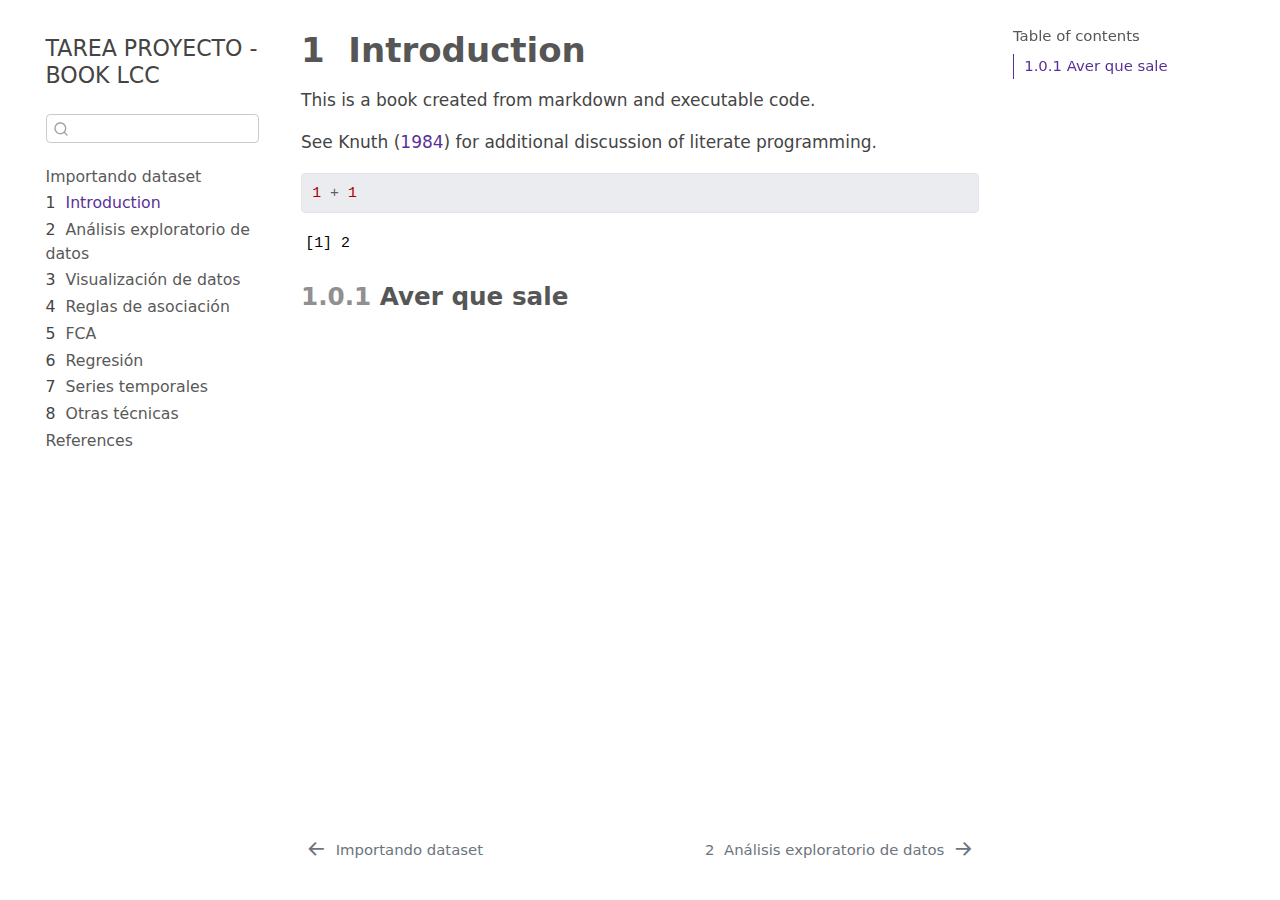
<file: _book/intro.html>
<!DOCTYPE html>
<html xmlns="http://www.w3.org/1999/xhtml" lang="en" xml:lang="en"><head>

<meta charset="utf-8">
<meta name="generator" content="quarto-1.3.450">

<meta name="viewport" content="width=device-width, initial-scale=1.0, user-scalable=yes">


<title>TAREA PROYECTO - BOOK LCC - 1&nbsp; Introduction</title>
<style>
code{white-space: pre-wrap;}
span.smallcaps{font-variant: small-caps;}
div.columns{display: flex; gap: min(4vw, 1.5em);}
div.column{flex: auto; overflow-x: auto;}
div.hanging-indent{margin-left: 1.5em; text-indent: -1.5em;}
ul.task-list{list-style: none;}
ul.task-list li input[type="checkbox"] {
  width: 0.8em;
  margin: 0 0.8em 0.2em -1em; /* quarto-specific, see https://github.com/quarto-dev/quarto-cli/issues/4556 */ 
  vertical-align: middle;
}
/* CSS for syntax highlighting */
pre > code.sourceCode { white-space: pre; position: relative; }
pre > code.sourceCode > span { display: inline-block; line-height: 1.25; }
pre > code.sourceCode > span:empty { height: 1.2em; }
.sourceCode { overflow: visible; }
code.sourceCode > span { color: inherit; text-decoration: inherit; }
div.sourceCode { margin: 1em 0; }
pre.sourceCode { margin: 0; }
@media screen {
div.sourceCode { overflow: auto; }
}
@media print {
pre > code.sourceCode { white-space: pre-wrap; }
pre > code.sourceCode > span { text-indent: -5em; padding-left: 5em; }
}
pre.numberSource code
  { counter-reset: source-line 0; }
pre.numberSource code > span
  { position: relative; left: -4em; counter-increment: source-line; }
pre.numberSource code > span > a:first-child::before
  { content: counter(source-line);
    position: relative; left: -1em; text-align: right; vertical-align: baseline;
    border: none; display: inline-block;
    -webkit-touch-callout: none; -webkit-user-select: none;
    -khtml-user-select: none; -moz-user-select: none;
    -ms-user-select: none; user-select: none;
    padding: 0 4px; width: 4em;
  }
pre.numberSource { margin-left: 3em;  padding-left: 4px; }
div.sourceCode
  {   }
@media screen {
pre > code.sourceCode > span > a:first-child::before { text-decoration: underline; }
}
/* CSS for citations */
div.csl-bib-body { }
div.csl-entry {
  clear: both;
}
.hanging-indent div.csl-entry {
  margin-left:2em;
  text-indent:-2em;
}
div.csl-left-margin {
  min-width:2em;
  float:left;
}
div.csl-right-inline {
  margin-left:2em;
  padding-left:1em;
}
div.csl-indent {
  margin-left: 2em;
}</style>


<script src="site_libs/quarto-nav/quarto-nav.js"></script>
<script src="site_libs/quarto-nav/headroom.min.js"></script>
<script src="site_libs/clipboard/clipboard.min.js"></script>
<script src="site_libs/quarto-search/autocomplete.umd.js"></script>
<script src="site_libs/quarto-search/fuse.min.js"></script>
<script src="site_libs/quarto-search/quarto-search.js"></script>
<meta name="quarto:offset" content="./">
<link href="./analisisexploratorio.html" rel="next">
<link href="./index.html" rel="prev">
<script src="site_libs/quarto-html/quarto.js"></script>
<script src="site_libs/quarto-html/popper.min.js"></script>
<script src="site_libs/quarto-html/tippy.umd.min.js"></script>
<script src="site_libs/quarto-html/anchor.min.js"></script>
<link href="site_libs/quarto-html/tippy.css" rel="stylesheet">
<link href="site_libs/quarto-html/quarto-syntax-highlighting.css" rel="stylesheet" id="quarto-text-highlighting-styles">
<script src="site_libs/bootstrap/bootstrap.min.js"></script>
<link href="site_libs/bootstrap/bootstrap-icons.css" rel="stylesheet">
<link href="site_libs/bootstrap/bootstrap.min.css" rel="stylesheet" id="quarto-bootstrap" data-mode="light">
<script id="quarto-search-options" type="application/json">{
  "location": "sidebar",
  "copy-button": false,
  "collapse-after": 3,
  "panel-placement": "start",
  "type": "textbox",
  "limit": 20,
  "language": {
    "search-no-results-text": "No results",
    "search-matching-documents-text": "matching documents",
    "search-copy-link-title": "Copy link to search",
    "search-hide-matches-text": "Hide additional matches",
    "search-more-match-text": "more match in this document",
    "search-more-matches-text": "more matches in this document",
    "search-clear-button-title": "Clear",
    "search-detached-cancel-button-title": "Cancel",
    "search-submit-button-title": "Submit",
    "search-label": "Search"
  }
}</script>


</head>

<body class="nav-sidebar floating">

<div id="quarto-search-results"></div>
  <header id="quarto-header" class="headroom fixed-top">
  <nav class="quarto-secondary-nav">
    <div class="container-fluid d-flex">
      <button type="button" class="quarto-btn-toggle btn" data-bs-toggle="collapse" data-bs-target="#quarto-sidebar,#quarto-sidebar-glass" aria-controls="quarto-sidebar" aria-expanded="false" aria-label="Toggle sidebar navigation" onclick="if (window.quartoToggleHeadroom) { window.quartoToggleHeadroom(); }">
        <i class="bi bi-layout-text-sidebar-reverse"></i>
      </button>
      <nav class="quarto-page-breadcrumbs" aria-label="breadcrumb"><ol class="breadcrumb"><li class="breadcrumb-item"><a href="./intro.html"><span class="chapter-number">1</span>&nbsp; <span class="chapter-title">Introduction</span></a></li></ol></nav>
      <a class="flex-grow-1" role="button" data-bs-toggle="collapse" data-bs-target="#quarto-sidebar,#quarto-sidebar-glass" aria-controls="quarto-sidebar" aria-expanded="false" aria-label="Toggle sidebar navigation" onclick="if (window.quartoToggleHeadroom) { window.quartoToggleHeadroom(); }">      
      </a>
      <button type="button" class="btn quarto-search-button" aria-label="" onclick="window.quartoOpenSearch();">
        <i class="bi bi-search"></i>
      </button>
    </div>
  </nav>
</header>
<!-- content -->
<div id="quarto-content" class="quarto-container page-columns page-rows-contents page-layout-article">
<!-- sidebar -->
  <nav id="quarto-sidebar" class="sidebar collapse collapse-horizontal sidebar-navigation floating overflow-auto">
    <div class="pt-lg-2 mt-2 text-left sidebar-header">
    <div class="sidebar-title mb-0 py-0">
      <a href="./">TAREA PROYECTO - BOOK LCC</a> 
    </div>
      </div>
        <div class="mt-2 flex-shrink-0 align-items-center">
        <div class="sidebar-search">
        <div id="quarto-search" class="" title="Search"></div>
        </div>
        </div>
    <div class="sidebar-menu-container"> 
    <ul class="list-unstyled mt-1">
        <li class="sidebar-item">
  <div class="sidebar-item-container"> 
  <a href="./index.html" class="sidebar-item-text sidebar-link">
 <span class="menu-text">Importando dataset</span></a>
  </div>
</li>
        <li class="sidebar-item">
  <div class="sidebar-item-container"> 
  <a href="./intro.html" class="sidebar-item-text sidebar-link active">
 <span class="menu-text"><span class="chapter-number">1</span>&nbsp; <span class="chapter-title">Introduction</span></span></a>
  </div>
</li>
        <li class="sidebar-item">
  <div class="sidebar-item-container"> 
  <a href="./analisisexploratorio.html" class="sidebar-item-text sidebar-link">
 <span class="menu-text"><span class="chapter-number">2</span>&nbsp; <span class="chapter-title">Análisis exploratorio de datos</span></span></a>
  </div>
</li>
        <li class="sidebar-item">
  <div class="sidebar-item-container"> 
  <a href="./visualizaciondatos.html" class="sidebar-item-text sidebar-link">
 <span class="menu-text"><span class="chapter-number">3</span>&nbsp; <span class="chapter-title">Visualización de datos</span></span></a>
  </div>
</li>
        <li class="sidebar-item">
  <div class="sidebar-item-container"> 
  <a href="./reglasasociacion.html" class="sidebar-item-text sidebar-link">
 <span class="menu-text"><span class="chapter-number">4</span>&nbsp; <span class="chapter-title">Reglas de asociación</span></span></a>
  </div>
</li>
        <li class="sidebar-item">
  <div class="sidebar-item-container"> 
  <a href="./fca.html" class="sidebar-item-text sidebar-link">
 <span class="menu-text"><span class="chapter-number">5</span>&nbsp; <span class="chapter-title">FCA</span></span></a>
  </div>
</li>
        <li class="sidebar-item">
  <div class="sidebar-item-container"> 
  <a href="./regresion.html" class="sidebar-item-text sidebar-link">
 <span class="menu-text"><span class="chapter-number">6</span>&nbsp; <span class="chapter-title">Regresión</span></span></a>
  </div>
</li>
        <li class="sidebar-item">
  <div class="sidebar-item-container"> 
  <a href="./seriestemporales.html" class="sidebar-item-text sidebar-link">
 <span class="menu-text"><span class="chapter-number">7</span>&nbsp; <span class="chapter-title">Series temporales</span></span></a>
  </div>
</li>
        <li class="sidebar-item">
  <div class="sidebar-item-container"> 
  <a href="./otrastecnicas.html" class="sidebar-item-text sidebar-link">
 <span class="menu-text"><span class="chapter-number">8</span>&nbsp; <span class="chapter-title">Otras técnicas</span></span></a>
  </div>
</li>
        <li class="sidebar-item">
  <div class="sidebar-item-container"> 
  <a href="./references.html" class="sidebar-item-text sidebar-link">
 <span class="menu-text">References</span></a>
  </div>
</li>
    </ul>
    </div>
</nav>
<div id="quarto-sidebar-glass" data-bs-toggle="collapse" data-bs-target="#quarto-sidebar,#quarto-sidebar-glass"></div>
<!-- margin-sidebar -->
    <div id="quarto-margin-sidebar" class="sidebar margin-sidebar">
        <nav id="TOC" role="doc-toc" class="toc-active">
    <h2 id="toc-title">Table of contents</h2>
   
  <ul>
  <li><a href="#aver-que-sale" id="toc-aver-que-sale" class="nav-link active" data-scroll-target="#aver-que-sale"><span class="header-section-number">1.0.1</span> Aver que sale</a></li>
  </ul>
</nav>
    </div>
<!-- main -->
<main class="content" id="quarto-document-content">

<header id="title-block-header" class="quarto-title-block default">
<div class="quarto-title">
<h1 class="title"><span class="chapter-number">1</span>&nbsp; <span class="chapter-title">Introduction</span></h1>
</div>



<div class="quarto-title-meta">

    
  
    
  </div>
  

</header>

<p>This is a book created from markdown and executable code.</p>
<p>See <span class="citation" data-cites="knuth84">Knuth (<a href="references.html#ref-knuth84" role="doc-biblioref">1984</a>)</span> for additional discussion of literate programming.</p>
<div class="cell">
<div class="sourceCode cell-code" id="cb1"><pre class="sourceCode r code-with-copy"><code class="sourceCode r"><span id="cb1-1"><a href="#cb1-1" aria-hidden="true" tabindex="-1"></a><span class="dv">1</span> <span class="sc">+</span> <span class="dv">1</span></span></code><button title="Copy to Clipboard" class="code-copy-button"><i class="bi"></i></button></pre></div>
<div class="cell-output cell-output-stdout">
<pre><code>[1] 2</code></pre>
</div>
</div>
<section id="aver-que-sale" class="level3" data-number="1.0.1">
<h3 data-number="1.0.1" class="anchored" data-anchor-id="aver-que-sale"><span class="header-section-number">1.0.1</span> Aver que sale</h3>


<div id="refs" class="references csl-bib-body hanging-indent" role="list" style="display: none">
<div id="ref-knuth84" class="csl-entry" role="listitem">
Knuth, Donald E. 1984. <span>“Literate Programming.”</span> <em>Comput. J.</em> 27 (2): 97–111. <a href="https://doi.org/10.1093/comjnl/27.2.97">https://doi.org/10.1093/comjnl/27.2.97</a>.
</div>
</div>
</section>

</main> <!-- /main -->
<script id="quarto-html-after-body" type="application/javascript">
window.document.addEventListener("DOMContentLoaded", function (event) {
  const toggleBodyColorMode = (bsSheetEl) => {
    const mode = bsSheetEl.getAttribute("data-mode");
    const bodyEl = window.document.querySelector("body");
    if (mode === "dark") {
      bodyEl.classList.add("quarto-dark");
      bodyEl.classList.remove("quarto-light");
    } else {
      bodyEl.classList.add("quarto-light");
      bodyEl.classList.remove("quarto-dark");
    }
  }
  const toggleBodyColorPrimary = () => {
    const bsSheetEl = window.document.querySelector("link#quarto-bootstrap");
    if (bsSheetEl) {
      toggleBodyColorMode(bsSheetEl);
    }
  }
  toggleBodyColorPrimary();  
  const icon = "";
  const anchorJS = new window.AnchorJS();
  anchorJS.options = {
    placement: 'right',
    icon: icon
  };
  anchorJS.add('.anchored');
  const isCodeAnnotation = (el) => {
    for (const clz of el.classList) {
      if (clz.startsWith('code-annotation-')) {                     
        return true;
      }
    }
    return false;
  }
  const clipboard = new window.ClipboardJS('.code-copy-button', {
    text: function(trigger) {
      const codeEl = trigger.previousElementSibling.cloneNode(true);
      for (const childEl of codeEl.children) {
        if (isCodeAnnotation(childEl)) {
          childEl.remove();
        }
      }
      return codeEl.innerText;
    }
  });
  clipboard.on('success', function(e) {
    // button target
    const button = e.trigger;
    // don't keep focus
    button.blur();
    // flash "checked"
    button.classList.add('code-copy-button-checked');
    var currentTitle = button.getAttribute("title");
    button.setAttribute("title", "Copied!");
    let tooltip;
    if (window.bootstrap) {
      button.setAttribute("data-bs-toggle", "tooltip");
      button.setAttribute("data-bs-placement", "left");
      button.setAttribute("data-bs-title", "Copied!");
      tooltip = new bootstrap.Tooltip(button, 
        { trigger: "manual", 
          customClass: "code-copy-button-tooltip",
          offset: [0, -8]});
      tooltip.show();    
    }
    setTimeout(function() {
      if (tooltip) {
        tooltip.hide();
        button.removeAttribute("data-bs-title");
        button.removeAttribute("data-bs-toggle");
        button.removeAttribute("data-bs-placement");
      }
      button.setAttribute("title", currentTitle);
      button.classList.remove('code-copy-button-checked');
    }, 1000);
    // clear code selection
    e.clearSelection();
  });
  function tippyHover(el, contentFn) {
    const config = {
      allowHTML: true,
      content: contentFn,
      maxWidth: 500,
      delay: 100,
      arrow: false,
      appendTo: function(el) {
          return el.parentElement;
      },
      interactive: true,
      interactiveBorder: 10,
      theme: 'quarto',
      placement: 'bottom-start'
    };
    window.tippy(el, config); 
  }
  const noterefs = window.document.querySelectorAll('a[role="doc-noteref"]');
  for (var i=0; i<noterefs.length; i++) {
    const ref = noterefs[i];
    tippyHover(ref, function() {
      // use id or data attribute instead here
      let href = ref.getAttribute('data-footnote-href') || ref.getAttribute('href');
      try { href = new URL(href).hash; } catch {}
      const id = href.replace(/^#\/?/, "");
      const note = window.document.getElementById(id);
      return note.innerHTML;
    });
  }
      let selectedAnnoteEl;
      const selectorForAnnotation = ( cell, annotation) => {
        let cellAttr = 'data-code-cell="' + cell + '"';
        let lineAttr = 'data-code-annotation="' +  annotation + '"';
        const selector = 'span[' + cellAttr + '][' + lineAttr + ']';
        return selector;
      }
      const selectCodeLines = (annoteEl) => {
        const doc = window.document;
        const targetCell = annoteEl.getAttribute("data-target-cell");
        const targetAnnotation = annoteEl.getAttribute("data-target-annotation");
        const annoteSpan = window.document.querySelector(selectorForAnnotation(targetCell, targetAnnotation));
        const lines = annoteSpan.getAttribute("data-code-lines").split(",");
        const lineIds = lines.map((line) => {
          return targetCell + "-" + line;
        })
        let top = null;
        let height = null;
        let parent = null;
        if (lineIds.length > 0) {
            //compute the position of the single el (top and bottom and make a div)
            const el = window.document.getElementById(lineIds[0]);
            top = el.offsetTop;
            height = el.offsetHeight;
            parent = el.parentElement.parentElement;
          if (lineIds.length > 1) {
            const lastEl = window.document.getElementById(lineIds[lineIds.length - 1]);
            const bottom = lastEl.offsetTop + lastEl.offsetHeight;
            height = bottom - top;
          }
          if (top !== null && height !== null && parent !== null) {
            // cook up a div (if necessary) and position it 
            let div = window.document.getElementById("code-annotation-line-highlight");
            if (div === null) {
              div = window.document.createElement("div");
              div.setAttribute("id", "code-annotation-line-highlight");
              div.style.position = 'absolute';
              parent.appendChild(div);
            }
            div.style.top = top - 2 + "px";
            div.style.height = height + 4 + "px";
            let gutterDiv = window.document.getElementById("code-annotation-line-highlight-gutter");
            if (gutterDiv === null) {
              gutterDiv = window.document.createElement("div");
              gutterDiv.setAttribute("id", "code-annotation-line-highlight-gutter");
              gutterDiv.style.position = 'absolute';
              const codeCell = window.document.getElementById(targetCell);
              const gutter = codeCell.querySelector('.code-annotation-gutter');
              gutter.appendChild(gutterDiv);
            }
            gutterDiv.style.top = top - 2 + "px";
            gutterDiv.style.height = height + 4 + "px";
          }
          selectedAnnoteEl = annoteEl;
        }
      };
      const unselectCodeLines = () => {
        const elementsIds = ["code-annotation-line-highlight", "code-annotation-line-highlight-gutter"];
        elementsIds.forEach((elId) => {
          const div = window.document.getElementById(elId);
          if (div) {
            div.remove();
          }
        });
        selectedAnnoteEl = undefined;
      };
      // Attach click handler to the DT
      const annoteDls = window.document.querySelectorAll('dt[data-target-cell]');
      for (const annoteDlNode of annoteDls) {
        annoteDlNode.addEventListener('click', (event) => {
          const clickedEl = event.target;
          if (clickedEl !== selectedAnnoteEl) {
            unselectCodeLines();
            const activeEl = window.document.querySelector('dt[data-target-cell].code-annotation-active');
            if (activeEl) {
              activeEl.classList.remove('code-annotation-active');
            }
            selectCodeLines(clickedEl);
            clickedEl.classList.add('code-annotation-active');
          } else {
            // Unselect the line
            unselectCodeLines();
            clickedEl.classList.remove('code-annotation-active');
          }
        });
      }
  const findCites = (el) => {
    const parentEl = el.parentElement;
    if (parentEl) {
      const cites = parentEl.dataset.cites;
      if (cites) {
        return {
          el,
          cites: cites.split(' ')
        };
      } else {
        return findCites(el.parentElement)
      }
    } else {
      return undefined;
    }
  };
  var bibliorefs = window.document.querySelectorAll('a[role="doc-biblioref"]');
  for (var i=0; i<bibliorefs.length; i++) {
    const ref = bibliorefs[i];
    const citeInfo = findCites(ref);
    if (citeInfo) {
      tippyHover(citeInfo.el, function() {
        var popup = window.document.createElement('div');
        citeInfo.cites.forEach(function(cite) {
          var citeDiv = window.document.createElement('div');
          citeDiv.classList.add('hanging-indent');
          citeDiv.classList.add('csl-entry');
          var biblioDiv = window.document.getElementById('ref-' + cite);
          if (biblioDiv) {
            citeDiv.innerHTML = biblioDiv.innerHTML;
          }
          popup.appendChild(citeDiv);
        });
        return popup.innerHTML;
      });
    }
  }
});
</script>
<nav class="page-navigation">
  <div class="nav-page nav-page-previous">
      <a href="./index.html" class="pagination-link">
        <i class="bi bi-arrow-left-short"></i> <span class="nav-page-text">Importando dataset</span>
      </a>          
  </div>
  <div class="nav-page nav-page-next">
      <a href="./analisisexploratorio.html" class="pagination-link">
        <span class="nav-page-text"><span class="chapter-number">2</span>&nbsp; <span class="chapter-title">Análisis exploratorio de datos</span></span> <i class="bi bi-arrow-right-short"></i>
      </a>
  </div>
</nav>
</div> <!-- /content -->



</body></html>
</file>
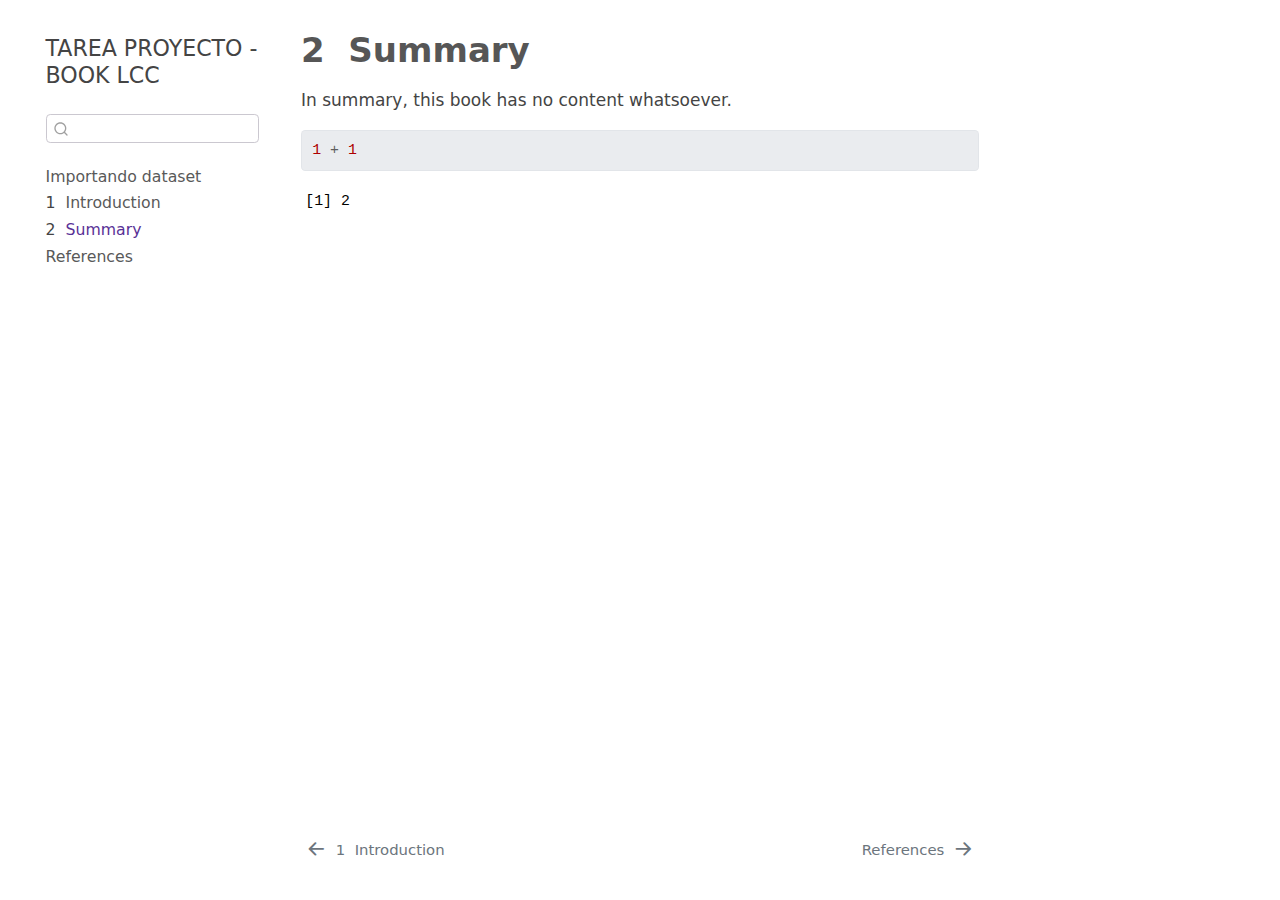
<file: _book/summary.html>
<!DOCTYPE html>
<html xmlns="http://www.w3.org/1999/xhtml" lang="en" xml:lang="en"><head>

<meta charset="utf-8">
<meta name="generator" content="quarto-1.3.450">

<meta name="viewport" content="width=device-width, initial-scale=1.0, user-scalable=yes">


<title>TAREA PROYECTO - BOOK LCC - 2&nbsp; Summary</title>
<style>
code{white-space: pre-wrap;}
span.smallcaps{font-variant: small-caps;}
div.columns{display: flex; gap: min(4vw, 1.5em);}
div.column{flex: auto; overflow-x: auto;}
div.hanging-indent{margin-left: 1.5em; text-indent: -1.5em;}
ul.task-list{list-style: none;}
ul.task-list li input[type="checkbox"] {
  width: 0.8em;
  margin: 0 0.8em 0.2em -1em; /* quarto-specific, see https://github.com/quarto-dev/quarto-cli/issues/4556 */ 
  vertical-align: middle;
}
/* CSS for syntax highlighting */
pre > code.sourceCode { white-space: pre; position: relative; }
pre > code.sourceCode > span { display: inline-block; line-height: 1.25; }
pre > code.sourceCode > span:empty { height: 1.2em; }
.sourceCode { overflow: visible; }
code.sourceCode > span { color: inherit; text-decoration: inherit; }
div.sourceCode { margin: 1em 0; }
pre.sourceCode { margin: 0; }
@media screen {
div.sourceCode { overflow: auto; }
}
@media print {
pre > code.sourceCode { white-space: pre-wrap; }
pre > code.sourceCode > span { text-indent: -5em; padding-left: 5em; }
}
pre.numberSource code
  { counter-reset: source-line 0; }
pre.numberSource code > span
  { position: relative; left: -4em; counter-increment: source-line; }
pre.numberSource code > span > a:first-child::before
  { content: counter(source-line);
    position: relative; left: -1em; text-align: right; vertical-align: baseline;
    border: none; display: inline-block;
    -webkit-touch-callout: none; -webkit-user-select: none;
    -khtml-user-select: none; -moz-user-select: none;
    -ms-user-select: none; user-select: none;
    padding: 0 4px; width: 4em;
  }
pre.numberSource { margin-left: 3em;  padding-left: 4px; }
div.sourceCode
  {   }
@media screen {
pre > code.sourceCode > span > a:first-child::before { text-decoration: underline; }
}
</style>


<script src="site_libs/quarto-nav/quarto-nav.js"></script>
<script src="site_libs/quarto-nav/headroom.min.js"></script>
<script src="site_libs/clipboard/clipboard.min.js"></script>
<script src="site_libs/quarto-search/autocomplete.umd.js"></script>
<script src="site_libs/quarto-search/fuse.min.js"></script>
<script src="site_libs/quarto-search/quarto-search.js"></script>
<meta name="quarto:offset" content="./">
<link href="./references.html" rel="next">
<link href="./intro.html" rel="prev">
<script src="site_libs/quarto-html/quarto.js"></script>
<script src="site_libs/quarto-html/popper.min.js"></script>
<script src="site_libs/quarto-html/tippy.umd.min.js"></script>
<script src="site_libs/quarto-html/anchor.min.js"></script>
<link href="site_libs/quarto-html/tippy.css" rel="stylesheet">
<link href="site_libs/quarto-html/quarto-syntax-highlighting.css" rel="stylesheet" id="quarto-text-highlighting-styles">
<script src="site_libs/bootstrap/bootstrap.min.js"></script>
<link href="site_libs/bootstrap/bootstrap-icons.css" rel="stylesheet">
<link href="site_libs/bootstrap/bootstrap.min.css" rel="stylesheet" id="quarto-bootstrap" data-mode="light">
<script id="quarto-search-options" type="application/json">{
  "location": "sidebar",
  "copy-button": false,
  "collapse-after": 3,
  "panel-placement": "start",
  "type": "textbox",
  "limit": 20,
  "language": {
    "search-no-results-text": "No results",
    "search-matching-documents-text": "matching documents",
    "search-copy-link-title": "Copy link to search",
    "search-hide-matches-text": "Hide additional matches",
    "search-more-match-text": "more match in this document",
    "search-more-matches-text": "more matches in this document",
    "search-clear-button-title": "Clear",
    "search-detached-cancel-button-title": "Cancel",
    "search-submit-button-title": "Submit",
    "search-label": "Search"
  }
}</script>


</head>

<body class="nav-sidebar floating">

<div id="quarto-search-results"></div>
  <header id="quarto-header" class="headroom fixed-top">
  <nav class="quarto-secondary-nav">
    <div class="container-fluid d-flex">
      <button type="button" class="quarto-btn-toggle btn" data-bs-toggle="collapse" data-bs-target="#quarto-sidebar,#quarto-sidebar-glass" aria-controls="quarto-sidebar" aria-expanded="false" aria-label="Toggle sidebar navigation" onclick="if (window.quartoToggleHeadroom) { window.quartoToggleHeadroom(); }">
        <i class="bi bi-layout-text-sidebar-reverse"></i>
      </button>
      <nav class="quarto-page-breadcrumbs" aria-label="breadcrumb"><ol class="breadcrumb"><li class="breadcrumb-item"><a href="./summary.html"><span class="chapter-number">2</span>&nbsp; <span class="chapter-title">Summary</span></a></li></ol></nav>
      <a class="flex-grow-1" role="button" data-bs-toggle="collapse" data-bs-target="#quarto-sidebar,#quarto-sidebar-glass" aria-controls="quarto-sidebar" aria-expanded="false" aria-label="Toggle sidebar navigation" onclick="if (window.quartoToggleHeadroom) { window.quartoToggleHeadroom(); }">      
      </a>
      <button type="button" class="btn quarto-search-button" aria-label="" onclick="window.quartoOpenSearch();">
        <i class="bi bi-search"></i>
      </button>
    </div>
  </nav>
</header>
<!-- content -->
<div id="quarto-content" class="quarto-container page-columns page-rows-contents page-layout-article">
<!-- sidebar -->
  <nav id="quarto-sidebar" class="sidebar collapse collapse-horizontal sidebar-navigation floating overflow-auto">
    <div class="pt-lg-2 mt-2 text-left sidebar-header">
    <div class="sidebar-title mb-0 py-0">
      <a href="./">TAREA PROYECTO - BOOK LCC</a> 
    </div>
      </div>
        <div class="mt-2 flex-shrink-0 align-items-center">
        <div class="sidebar-search">
        <div id="quarto-search" class="" title="Search"></div>
        </div>
        </div>
    <div class="sidebar-menu-container"> 
    <ul class="list-unstyled mt-1">
        <li class="sidebar-item">
  <div class="sidebar-item-container"> 
  <a href="./index.html" class="sidebar-item-text sidebar-link">
 <span class="menu-text">Importando dataset</span></a>
  </div>
</li>
        <li class="sidebar-item">
  <div class="sidebar-item-container"> 
  <a href="./intro.html" class="sidebar-item-text sidebar-link">
 <span class="menu-text"><span class="chapter-number">1</span>&nbsp; <span class="chapter-title">Introduction</span></span></a>
  </div>
</li>
        <li class="sidebar-item">
  <div class="sidebar-item-container"> 
  <a href="./summary.html" class="sidebar-item-text sidebar-link active">
 <span class="menu-text"><span class="chapter-number">2</span>&nbsp; <span class="chapter-title">Summary</span></span></a>
  </div>
</li>
        <li class="sidebar-item">
  <div class="sidebar-item-container"> 
  <a href="./references.html" class="sidebar-item-text sidebar-link">
 <span class="menu-text">References</span></a>
  </div>
</li>
    </ul>
    </div>
</nav>
<div id="quarto-sidebar-glass" data-bs-toggle="collapse" data-bs-target="#quarto-sidebar,#quarto-sidebar-glass"></div>
<!-- margin-sidebar -->
    <div id="quarto-margin-sidebar" class="sidebar margin-sidebar">
        
    </div>
<!-- main -->
<main class="content" id="quarto-document-content">

<header id="title-block-header" class="quarto-title-block default">
<div class="quarto-title">
<h1 class="title"><span class="chapter-number">2</span>&nbsp; <span class="chapter-title">Summary</span></h1>
</div>



<div class="quarto-title-meta">

    
  
    
  </div>
  

</header>

<p>In summary, this book has no content whatsoever.</p>
<div class="cell">
<div class="sourceCode cell-code" id="cb1"><pre class="sourceCode r code-with-copy"><code class="sourceCode r"><span id="cb1-1"><a href="#cb1-1" aria-hidden="true" tabindex="-1"></a><span class="dv">1</span> <span class="sc">+</span> <span class="dv">1</span></span></code><button title="Copy to Clipboard" class="code-copy-button"><i class="bi"></i></button></pre></div>
<div class="cell-output cell-output-stdout">
<pre><code>[1] 2</code></pre>
</div>
</div>



</main> <!-- /main -->
<script id="quarto-html-after-body" type="application/javascript">
window.document.addEventListener("DOMContentLoaded", function (event) {
  const toggleBodyColorMode = (bsSheetEl) => {
    const mode = bsSheetEl.getAttribute("data-mode");
    const bodyEl = window.document.querySelector("body");
    if (mode === "dark") {
      bodyEl.classList.add("quarto-dark");
      bodyEl.classList.remove("quarto-light");
    } else {
      bodyEl.classList.add("quarto-light");
      bodyEl.classList.remove("quarto-dark");
    }
  }
  const toggleBodyColorPrimary = () => {
    const bsSheetEl = window.document.querySelector("link#quarto-bootstrap");
    if (bsSheetEl) {
      toggleBodyColorMode(bsSheetEl);
    }
  }
  toggleBodyColorPrimary();  
  const icon = "";
  const anchorJS = new window.AnchorJS();
  anchorJS.options = {
    placement: 'right',
    icon: icon
  };
  anchorJS.add('.anchored');
  const isCodeAnnotation = (el) => {
    for (const clz of el.classList) {
      if (clz.startsWith('code-annotation-')) {                     
        return true;
      }
    }
    return false;
  }
  const clipboard = new window.ClipboardJS('.code-copy-button', {
    text: function(trigger) {
      const codeEl = trigger.previousElementSibling.cloneNode(true);
      for (const childEl of codeEl.children) {
        if (isCodeAnnotation(childEl)) {
          childEl.remove();
        }
      }
      return codeEl.innerText;
    }
  });
  clipboard.on('success', function(e) {
    // button target
    const button = e.trigger;
    // don't keep focus
    button.blur();
    // flash "checked"
    button.classList.add('code-copy-button-checked');
    var currentTitle = button.getAttribute("title");
    button.setAttribute("title", "Copied!");
    let tooltip;
    if (window.bootstrap) {
      button.setAttribute("data-bs-toggle", "tooltip");
      button.setAttribute("data-bs-placement", "left");
      button.setAttribute("data-bs-title", "Copied!");
      tooltip = new bootstrap.Tooltip(button, 
        { trigger: "manual", 
          customClass: "code-copy-button-tooltip",
          offset: [0, -8]});
      tooltip.show();    
    }
    setTimeout(function() {
      if (tooltip) {
        tooltip.hide();
        button.removeAttribute("data-bs-title");
        button.removeAttribute("data-bs-toggle");
        button.removeAttribute("data-bs-placement");
      }
      button.setAttribute("title", currentTitle);
      button.classList.remove('code-copy-button-checked');
    }, 1000);
    // clear code selection
    e.clearSelection();
  });
  function tippyHover(el, contentFn) {
    const config = {
      allowHTML: true,
      content: contentFn,
      maxWidth: 500,
      delay: 100,
      arrow: false,
      appendTo: function(el) {
          return el.parentElement;
      },
      interactive: true,
      interactiveBorder: 10,
      theme: 'quarto',
      placement: 'bottom-start'
    };
    window.tippy(el, config); 
  }
  const noterefs = window.document.querySelectorAll('a[role="doc-noteref"]');
  for (var i=0; i<noterefs.length; i++) {
    const ref = noterefs[i];
    tippyHover(ref, function() {
      // use id or data attribute instead here
      let href = ref.getAttribute('data-footnote-href') || ref.getAttribute('href');
      try { href = new URL(href).hash; } catch {}
      const id = href.replace(/^#\/?/, "");
      const note = window.document.getElementById(id);
      return note.innerHTML;
    });
  }
      let selectedAnnoteEl;
      const selectorForAnnotation = ( cell, annotation) => {
        let cellAttr = 'data-code-cell="' + cell + '"';
        let lineAttr = 'data-code-annotation="' +  annotation + '"';
        const selector = 'span[' + cellAttr + '][' + lineAttr + ']';
        return selector;
      }
      const selectCodeLines = (annoteEl) => {
        const doc = window.document;
        const targetCell = annoteEl.getAttribute("data-target-cell");
        const targetAnnotation = annoteEl.getAttribute("data-target-annotation");
        const annoteSpan = window.document.querySelector(selectorForAnnotation(targetCell, targetAnnotation));
        const lines = annoteSpan.getAttribute("data-code-lines").split(",");
        const lineIds = lines.map((line) => {
          return targetCell + "-" + line;
        })
        let top = null;
        let height = null;
        let parent = null;
        if (lineIds.length > 0) {
            //compute the position of the single el (top and bottom and make a div)
            const el = window.document.getElementById(lineIds[0]);
            top = el.offsetTop;
            height = el.offsetHeight;
            parent = el.parentElement.parentElement;
          if (lineIds.length > 1) {
            const lastEl = window.document.getElementById(lineIds[lineIds.length - 1]);
            const bottom = lastEl.offsetTop + lastEl.offsetHeight;
            height = bottom - top;
          }
          if (top !== null && height !== null && parent !== null) {
            // cook up a div (if necessary) and position it 
            let div = window.document.getElementById("code-annotation-line-highlight");
            if (div === null) {
              div = window.document.createElement("div");
              div.setAttribute("id", "code-annotation-line-highlight");
              div.style.position = 'absolute';
              parent.appendChild(div);
            }
            div.style.top = top - 2 + "px";
            div.style.height = height + 4 + "px";
            let gutterDiv = window.document.getElementById("code-annotation-line-highlight-gutter");
            if (gutterDiv === null) {
              gutterDiv = window.document.createElement("div");
              gutterDiv.setAttribute("id", "code-annotation-line-highlight-gutter");
              gutterDiv.style.position = 'absolute';
              const codeCell = window.document.getElementById(targetCell);
              const gutter = codeCell.querySelector('.code-annotation-gutter');
              gutter.appendChild(gutterDiv);
            }
            gutterDiv.style.top = top - 2 + "px";
            gutterDiv.style.height = height + 4 + "px";
          }
          selectedAnnoteEl = annoteEl;
        }
      };
      const unselectCodeLines = () => {
        const elementsIds = ["code-annotation-line-highlight", "code-annotation-line-highlight-gutter"];
        elementsIds.forEach((elId) => {
          const div = window.document.getElementById(elId);
          if (div) {
            div.remove();
          }
        });
        selectedAnnoteEl = undefined;
      };
      // Attach click handler to the DT
      const annoteDls = window.document.querySelectorAll('dt[data-target-cell]');
      for (const annoteDlNode of annoteDls) {
        annoteDlNode.addEventListener('click', (event) => {
          const clickedEl = event.target;
          if (clickedEl !== selectedAnnoteEl) {
            unselectCodeLines();
            const activeEl = window.document.querySelector('dt[data-target-cell].code-annotation-active');
            if (activeEl) {
              activeEl.classList.remove('code-annotation-active');
            }
            selectCodeLines(clickedEl);
            clickedEl.classList.add('code-annotation-active');
          } else {
            // Unselect the line
            unselectCodeLines();
            clickedEl.classList.remove('code-annotation-active');
          }
        });
      }
  const findCites = (el) => {
    const parentEl = el.parentElement;
    if (parentEl) {
      const cites = parentEl.dataset.cites;
      if (cites) {
        return {
          el,
          cites: cites.split(' ')
        };
      } else {
        return findCites(el.parentElement)
      }
    } else {
      return undefined;
    }
  };
  var bibliorefs = window.document.querySelectorAll('a[role="doc-biblioref"]');
  for (var i=0; i<bibliorefs.length; i++) {
    const ref = bibliorefs[i];
    const citeInfo = findCites(ref);
    if (citeInfo) {
      tippyHover(citeInfo.el, function() {
        var popup = window.document.createElement('div');
        citeInfo.cites.forEach(function(cite) {
          var citeDiv = window.document.createElement('div');
          citeDiv.classList.add('hanging-indent');
          citeDiv.classList.add('csl-entry');
          var biblioDiv = window.document.getElementById('ref-' + cite);
          if (biblioDiv) {
            citeDiv.innerHTML = biblioDiv.innerHTML;
          }
          popup.appendChild(citeDiv);
        });
        return popup.innerHTML;
      });
    }
  }
});
</script>
<nav class="page-navigation">
  <div class="nav-page nav-page-previous">
      <a href="./intro.html" class="pagination-link">
        <i class="bi bi-arrow-left-short"></i> <span class="nav-page-text"><span class="chapter-number">1</span>&nbsp; <span class="chapter-title">Introduction</span></span>
      </a>          
  </div>
  <div class="nav-page nav-page-next">
      <a href="./references.html" class="pagination-link">
        <span class="nav-page-text">References</span> <i class="bi bi-arrow-right-short"></i>
      </a>
  </div>
</nav>
</div> <!-- /content -->



</body></html>
</file>
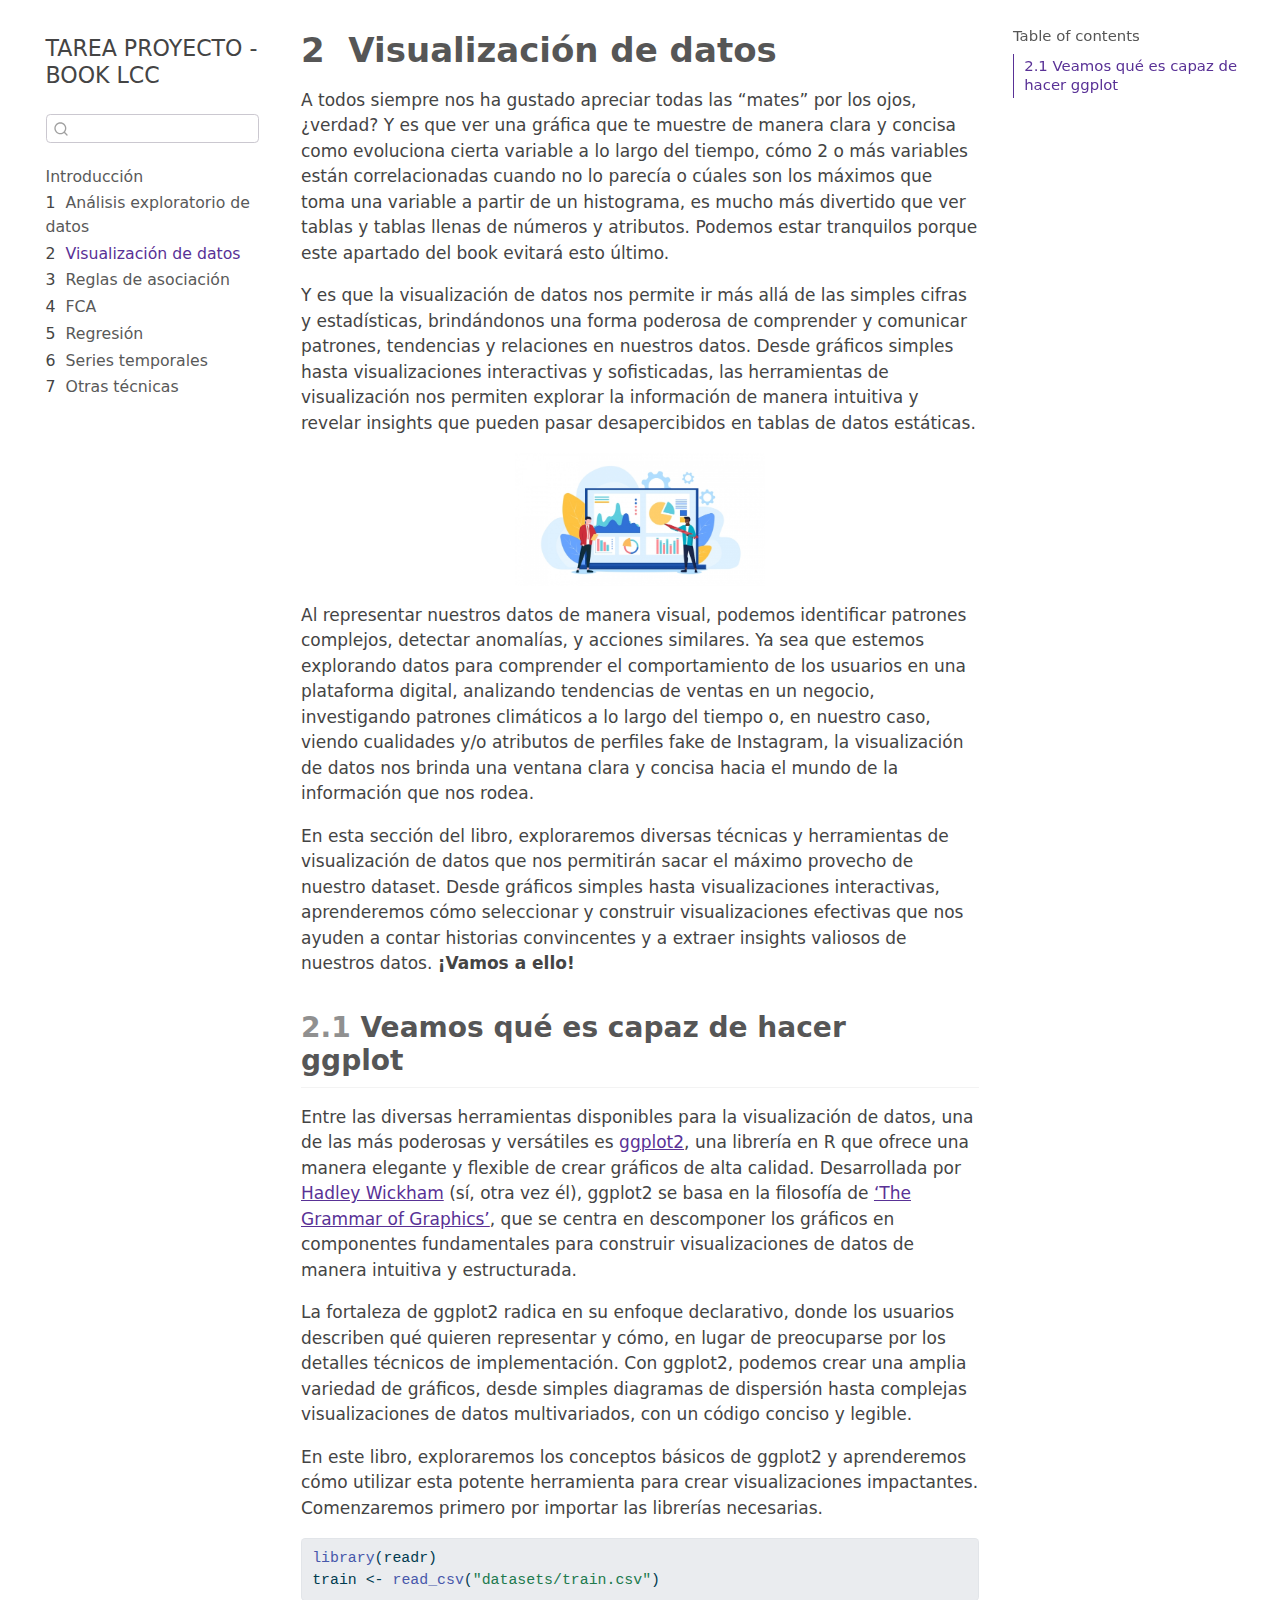
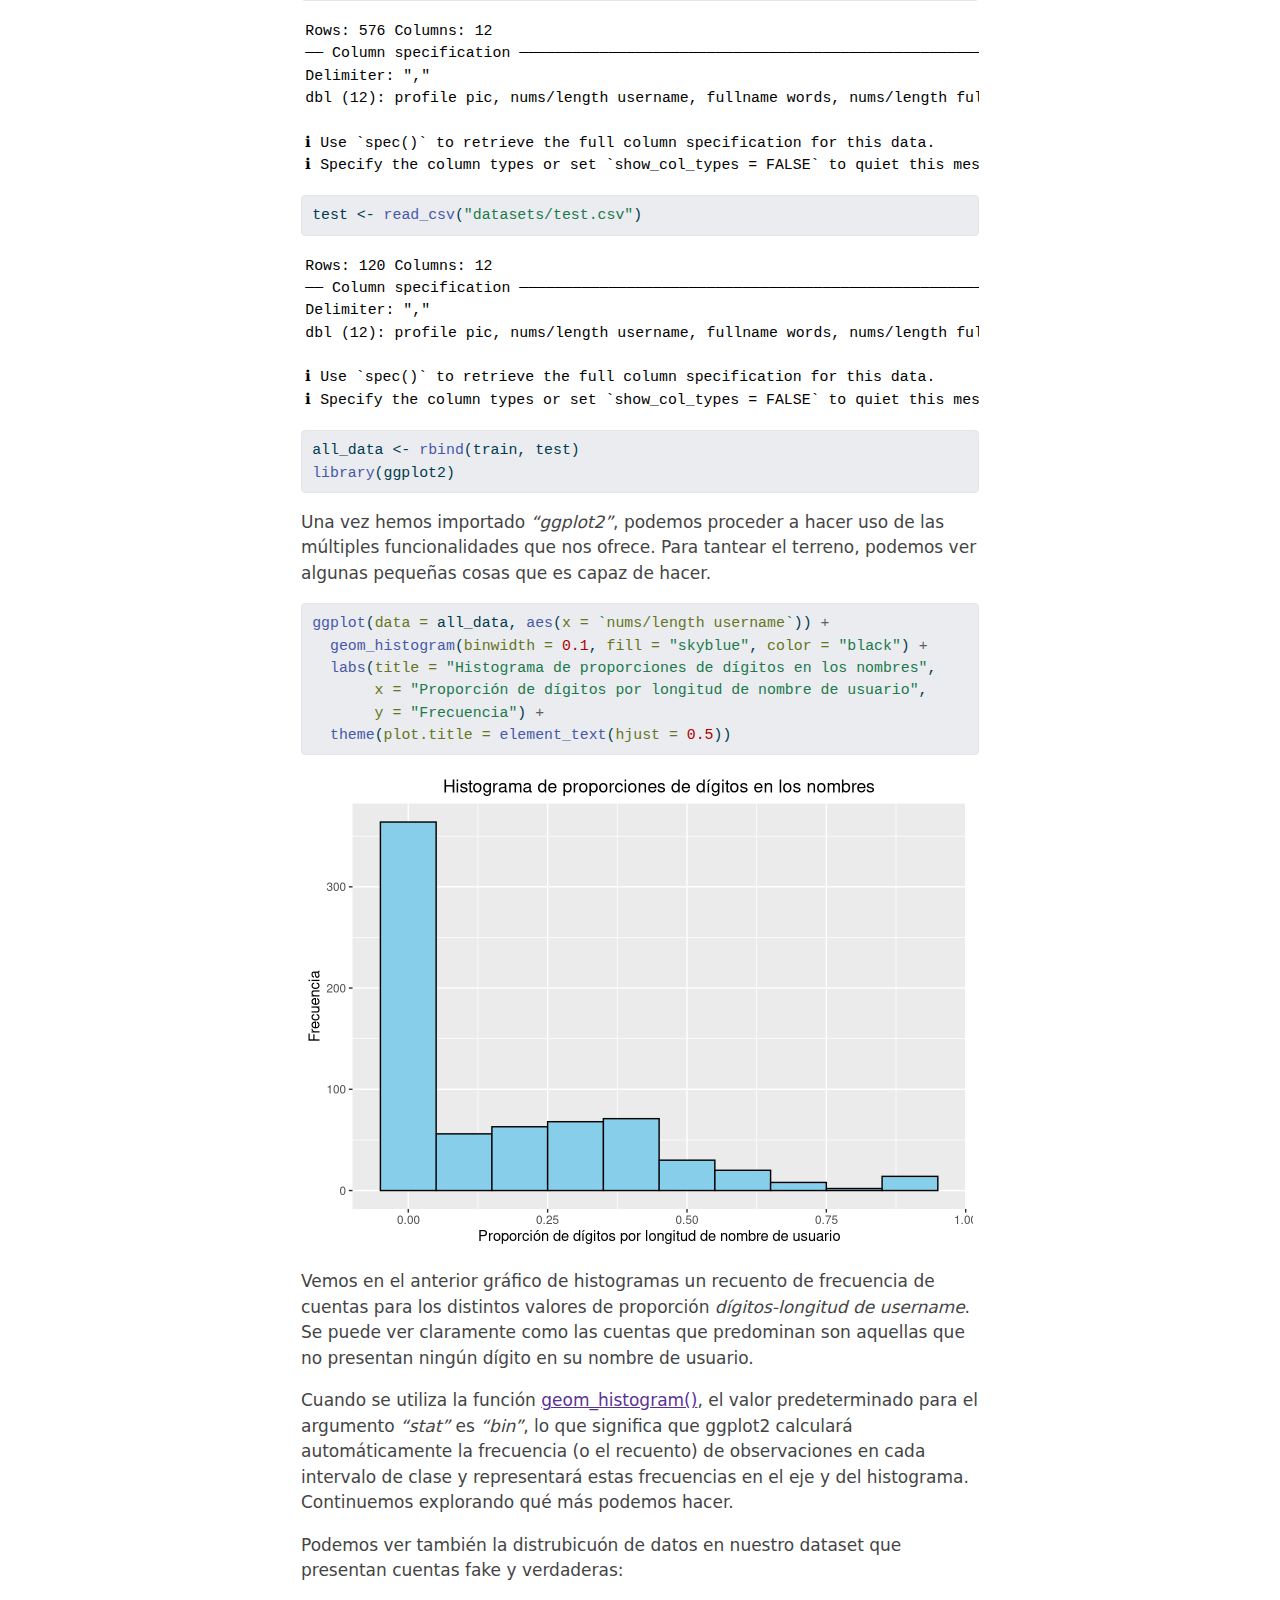
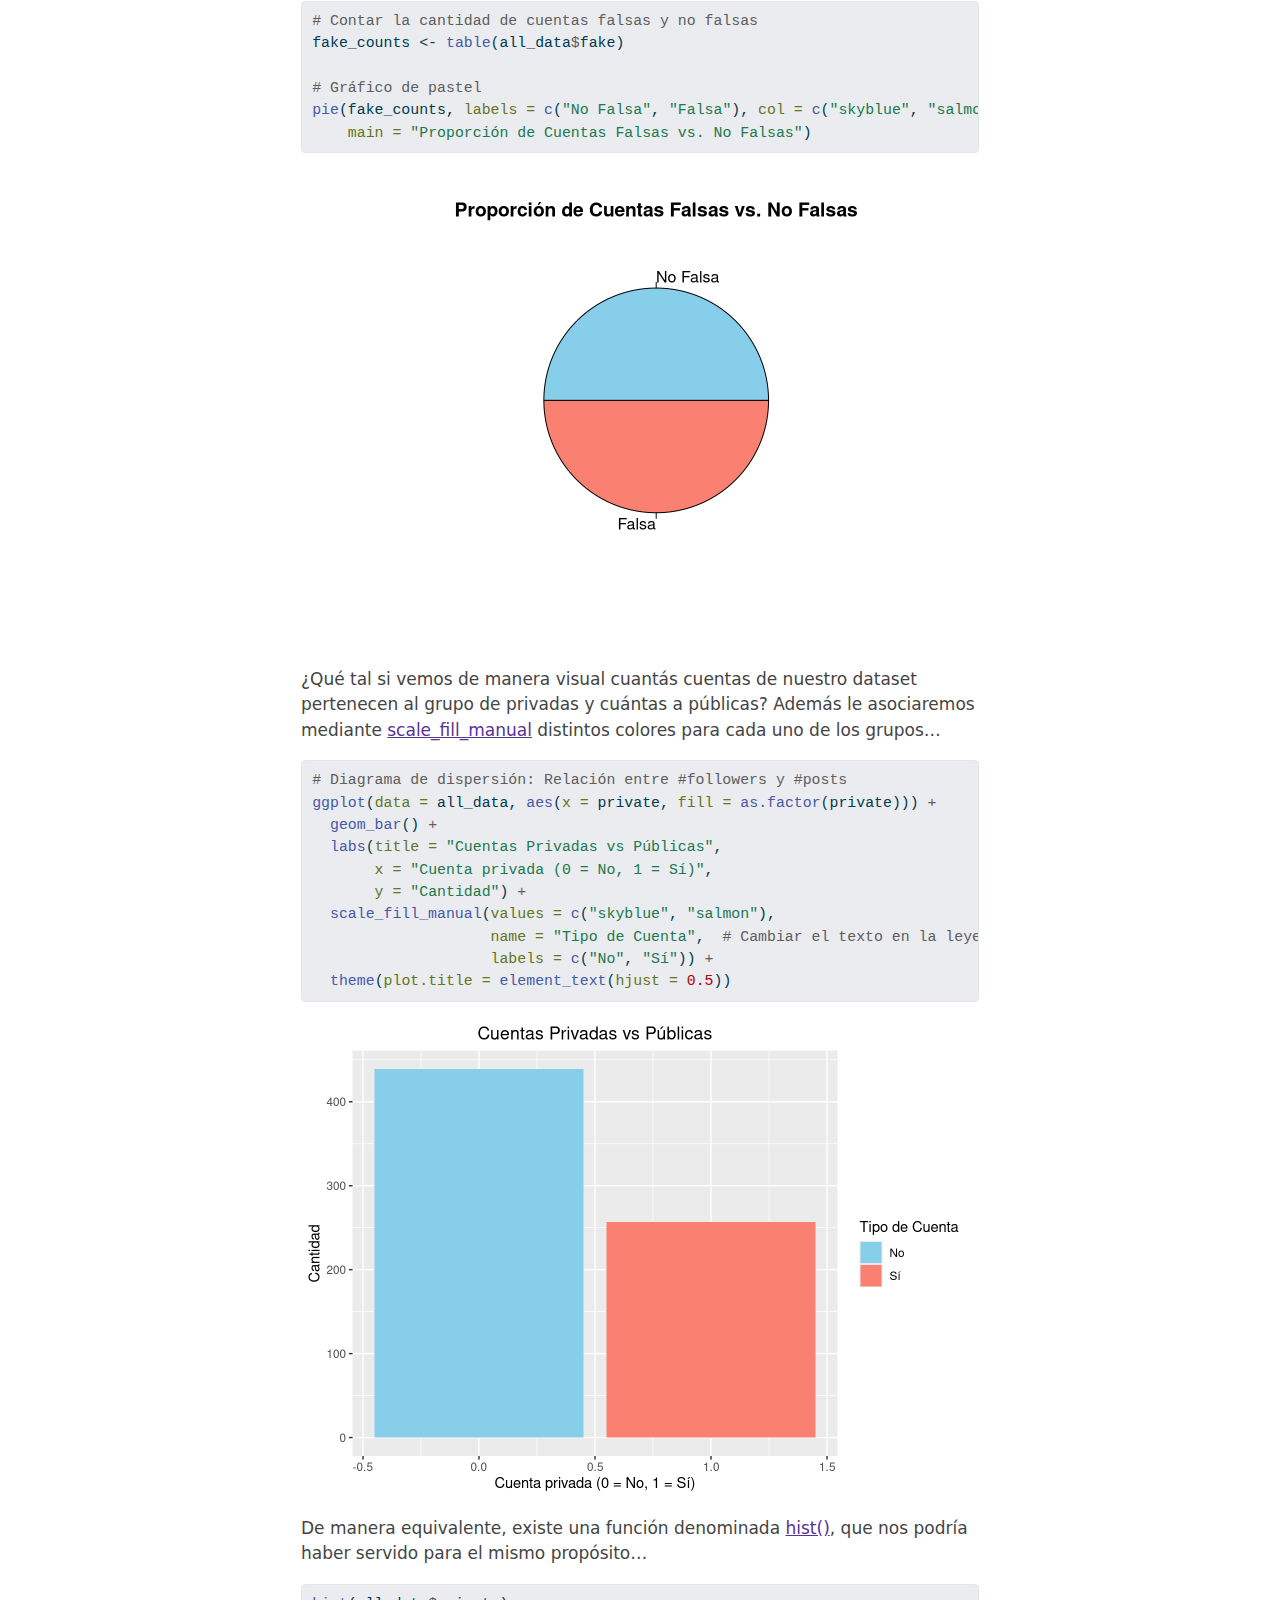
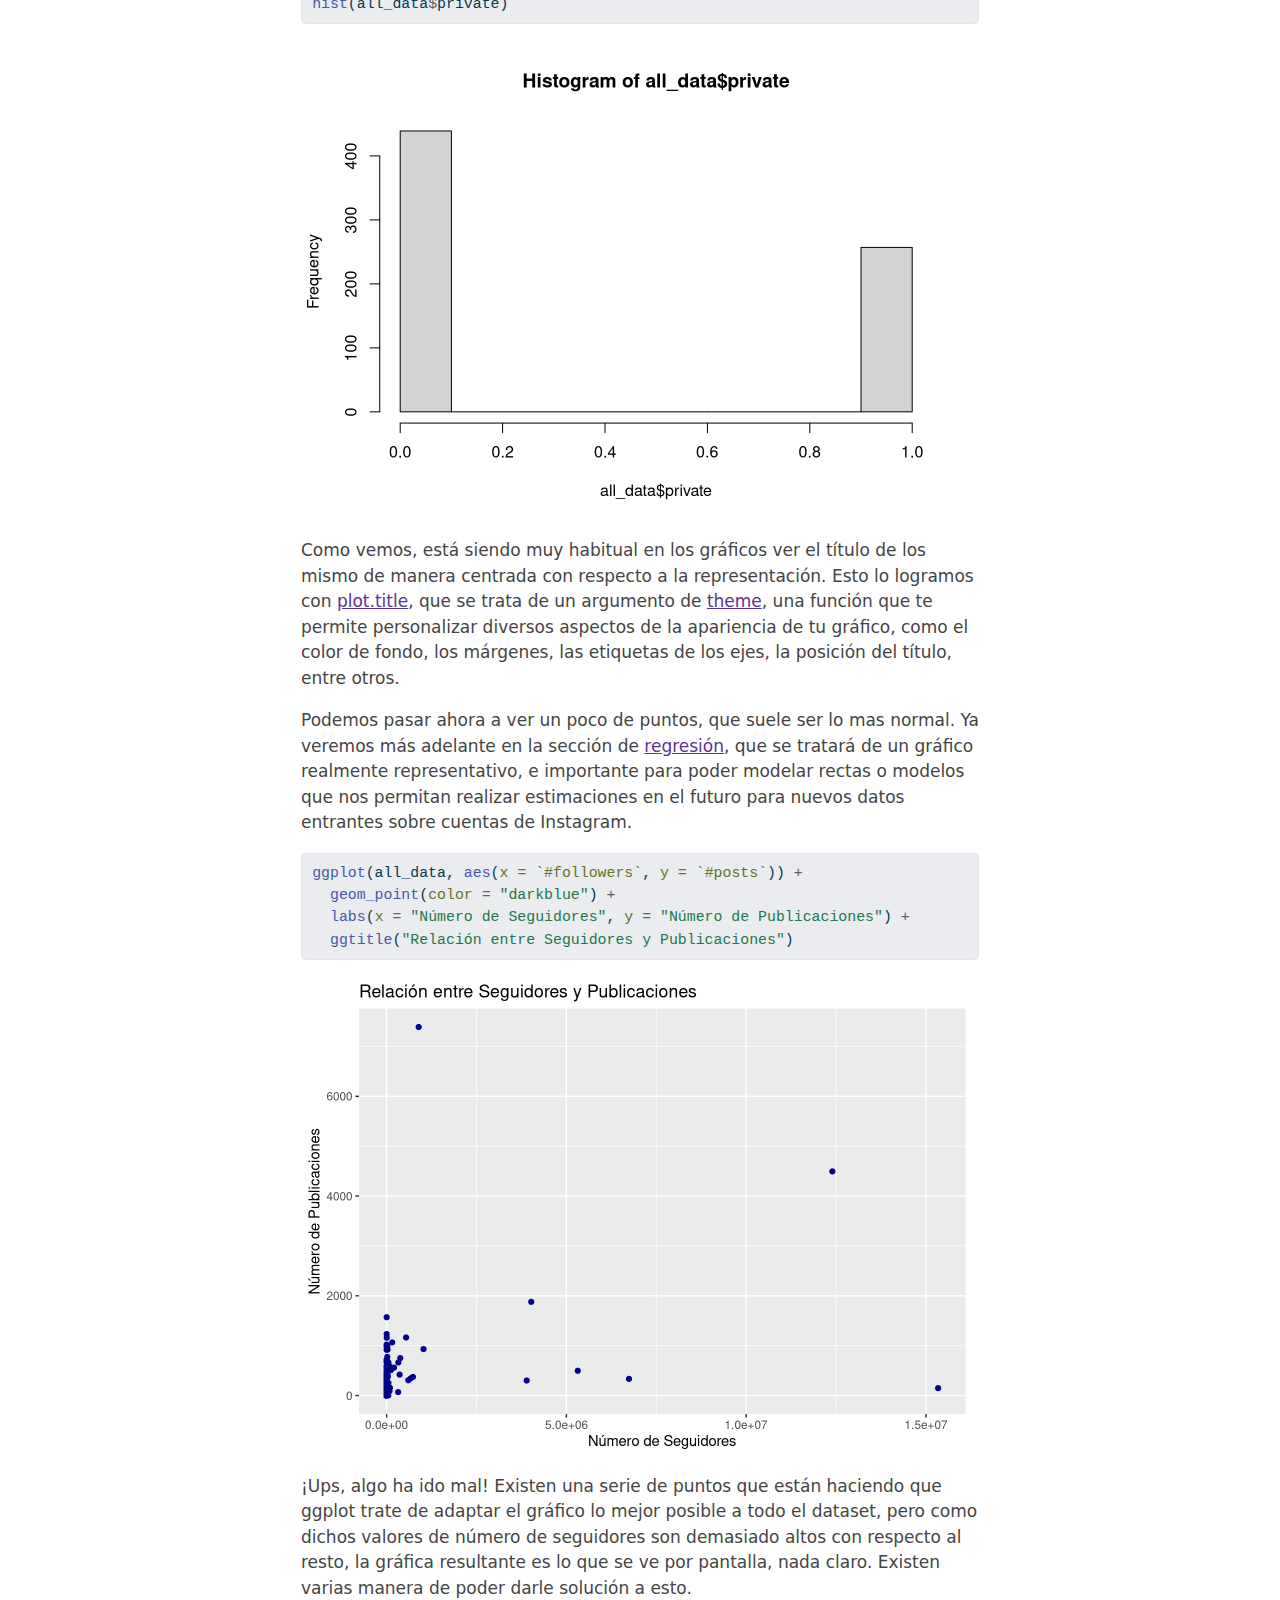
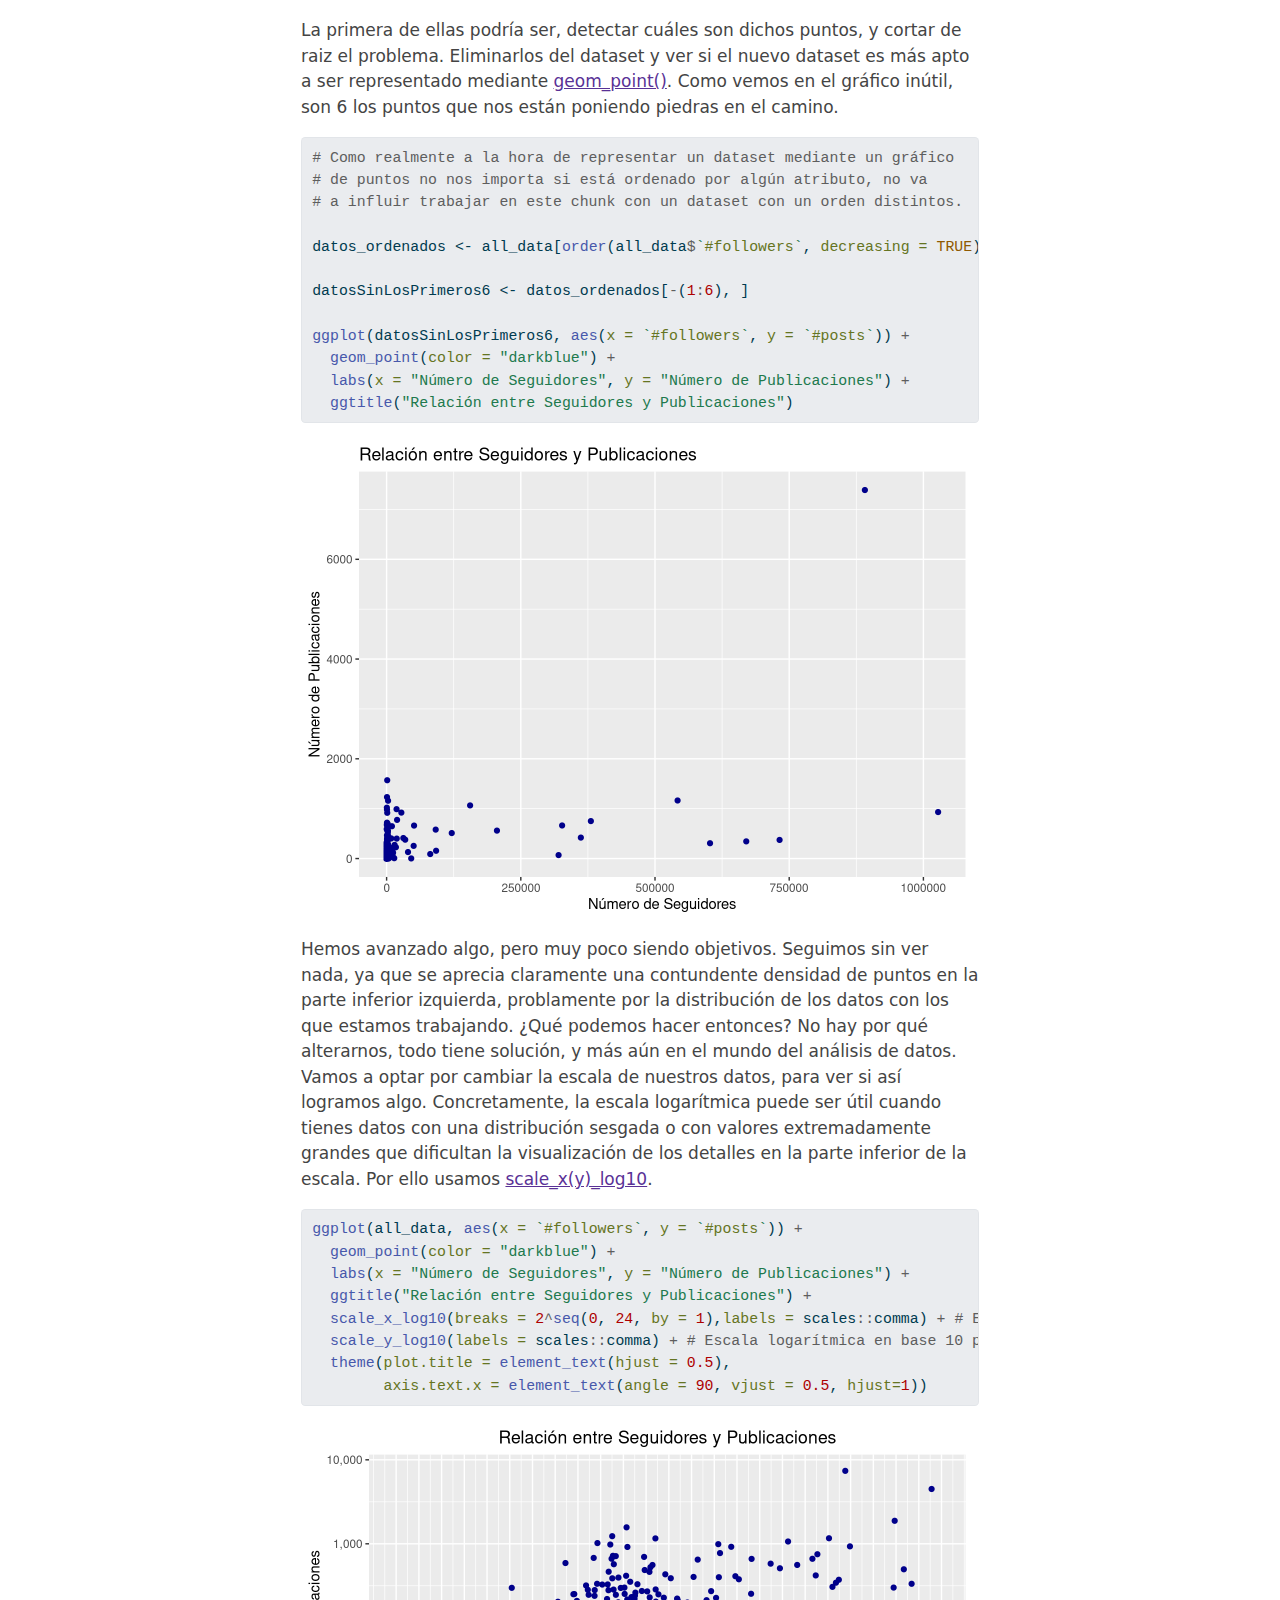
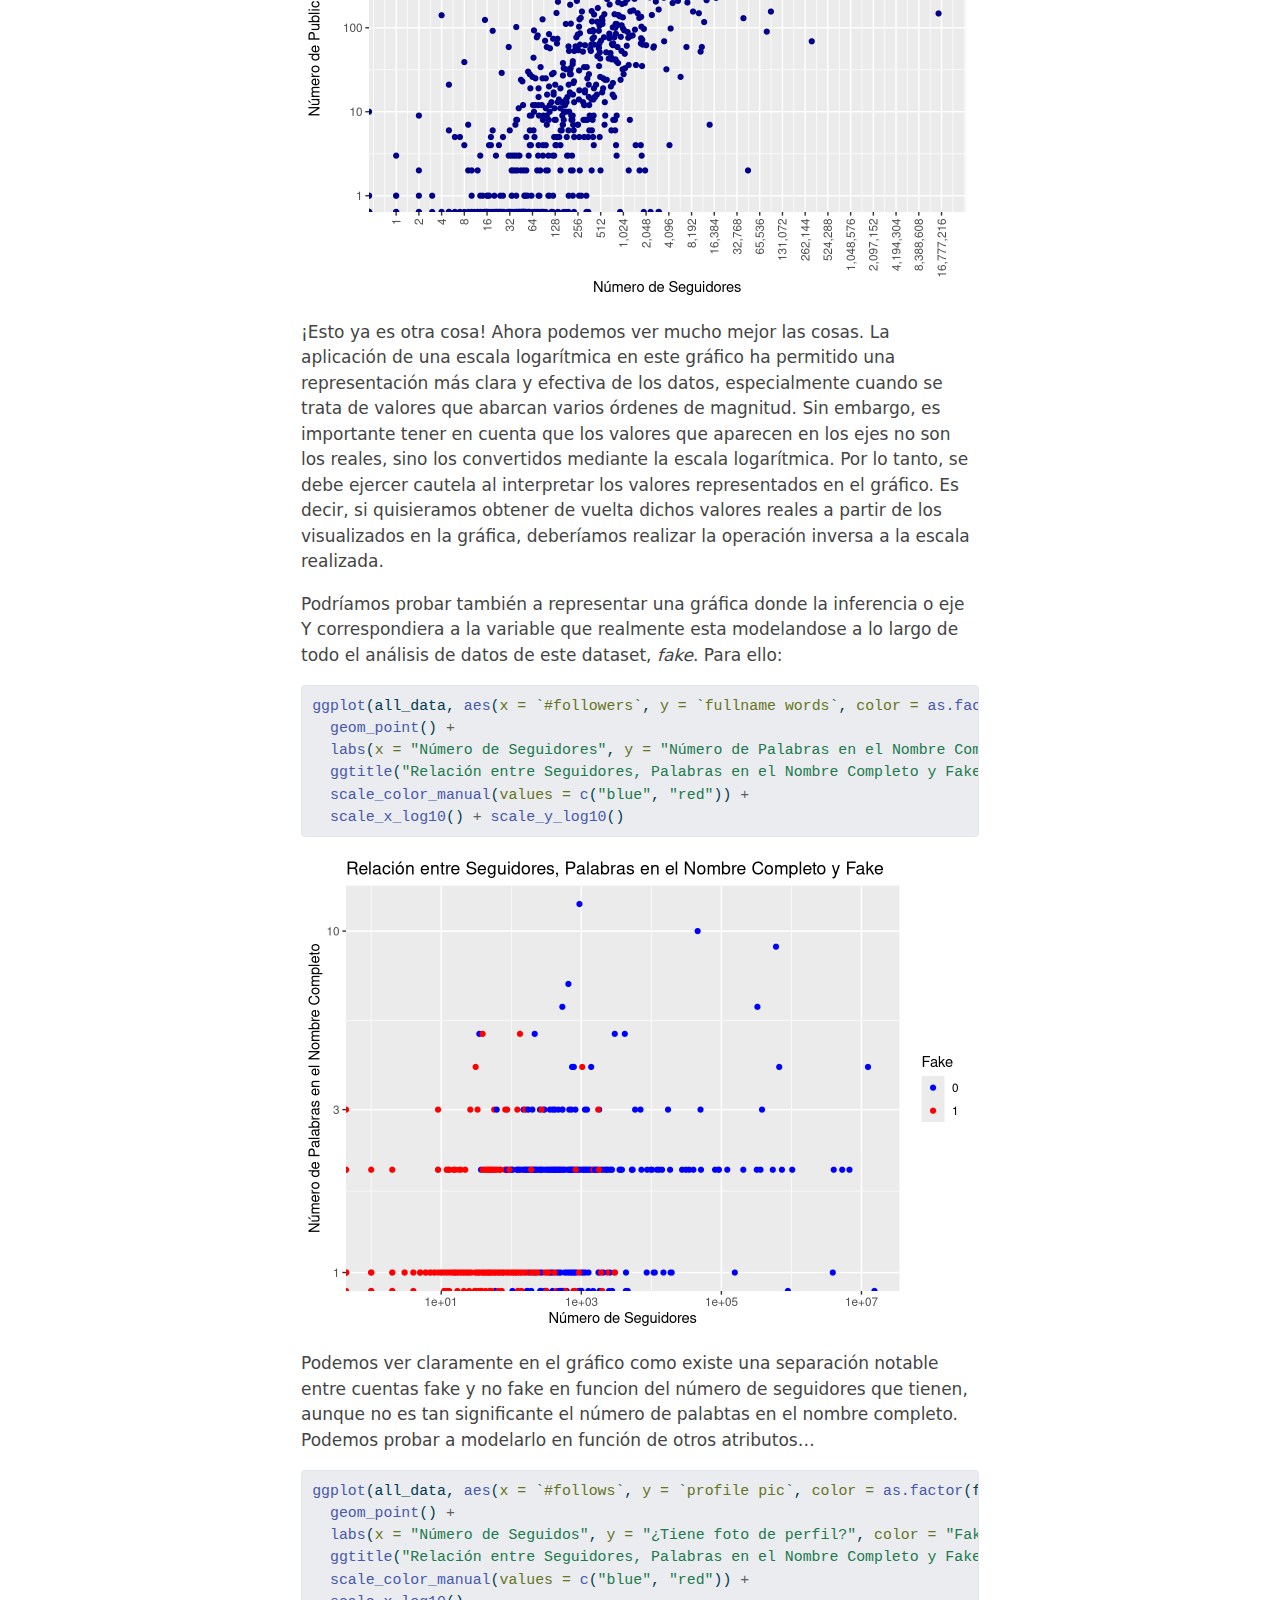
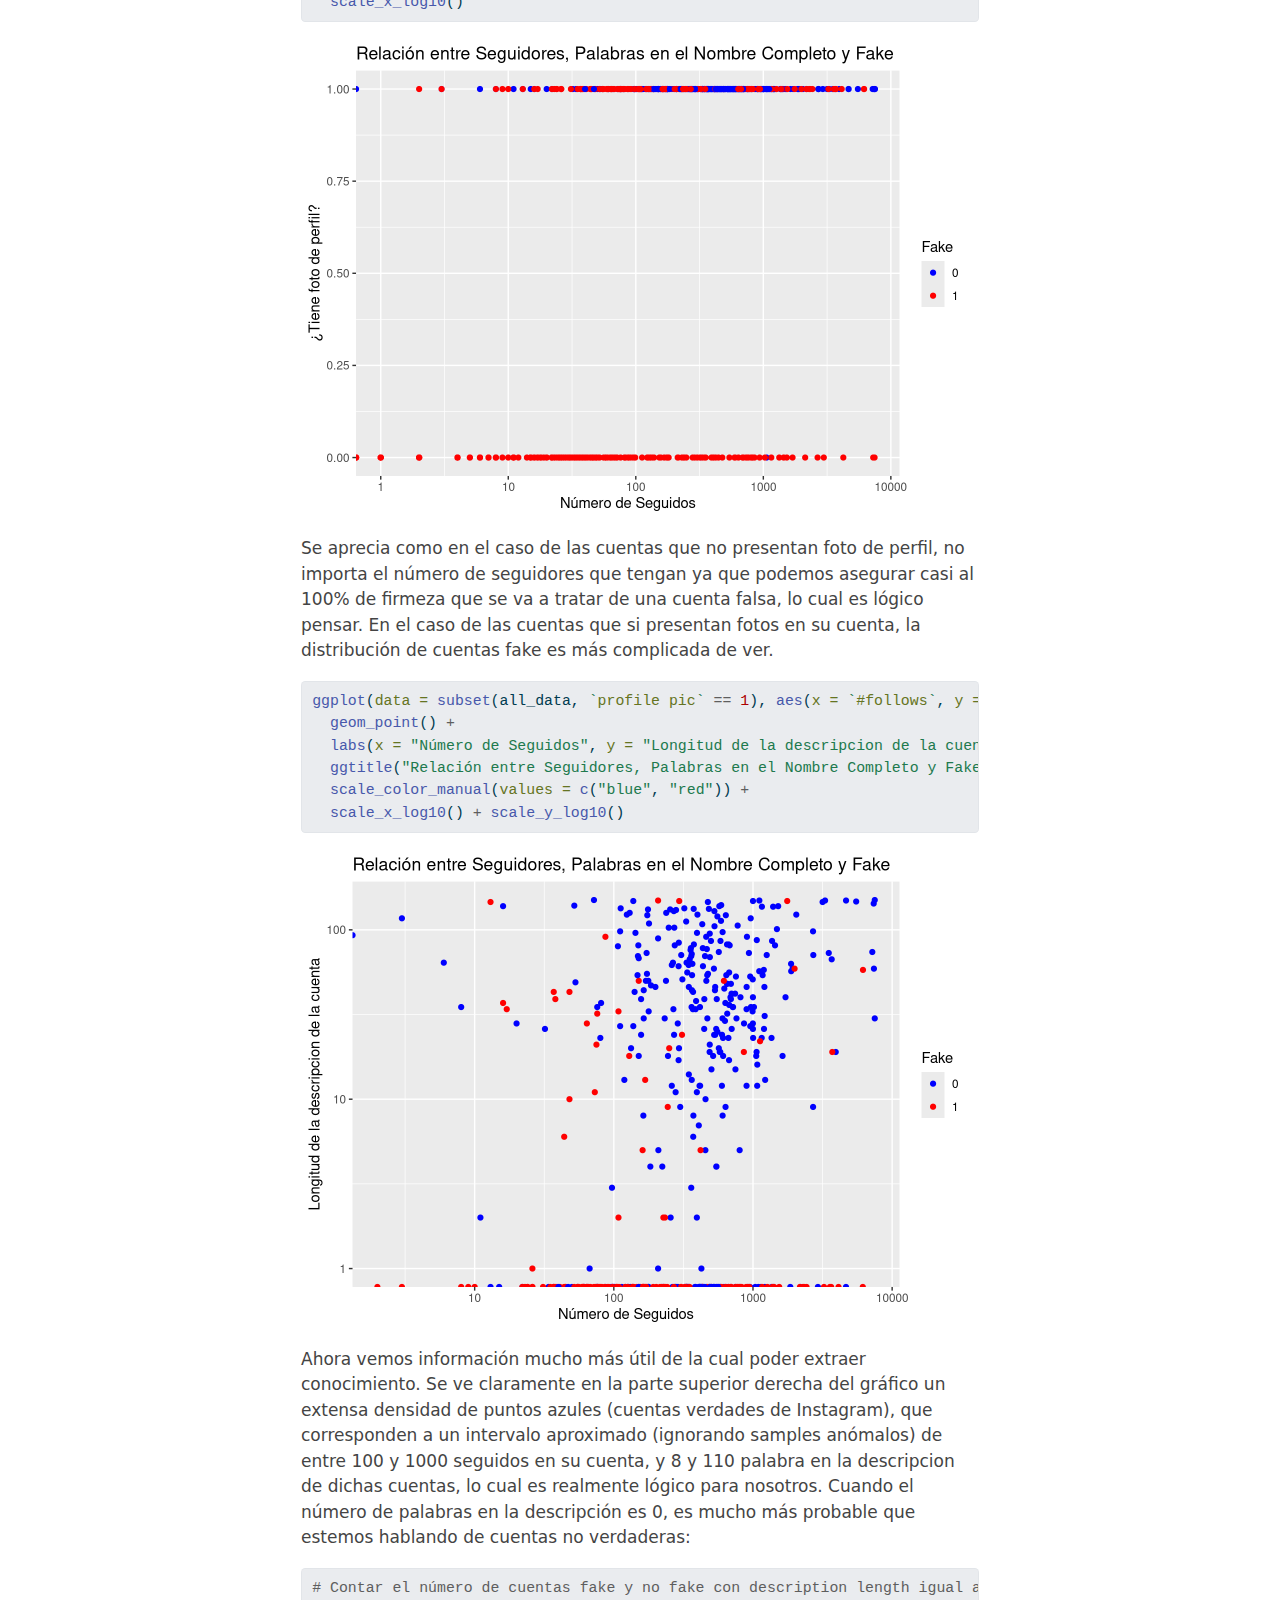
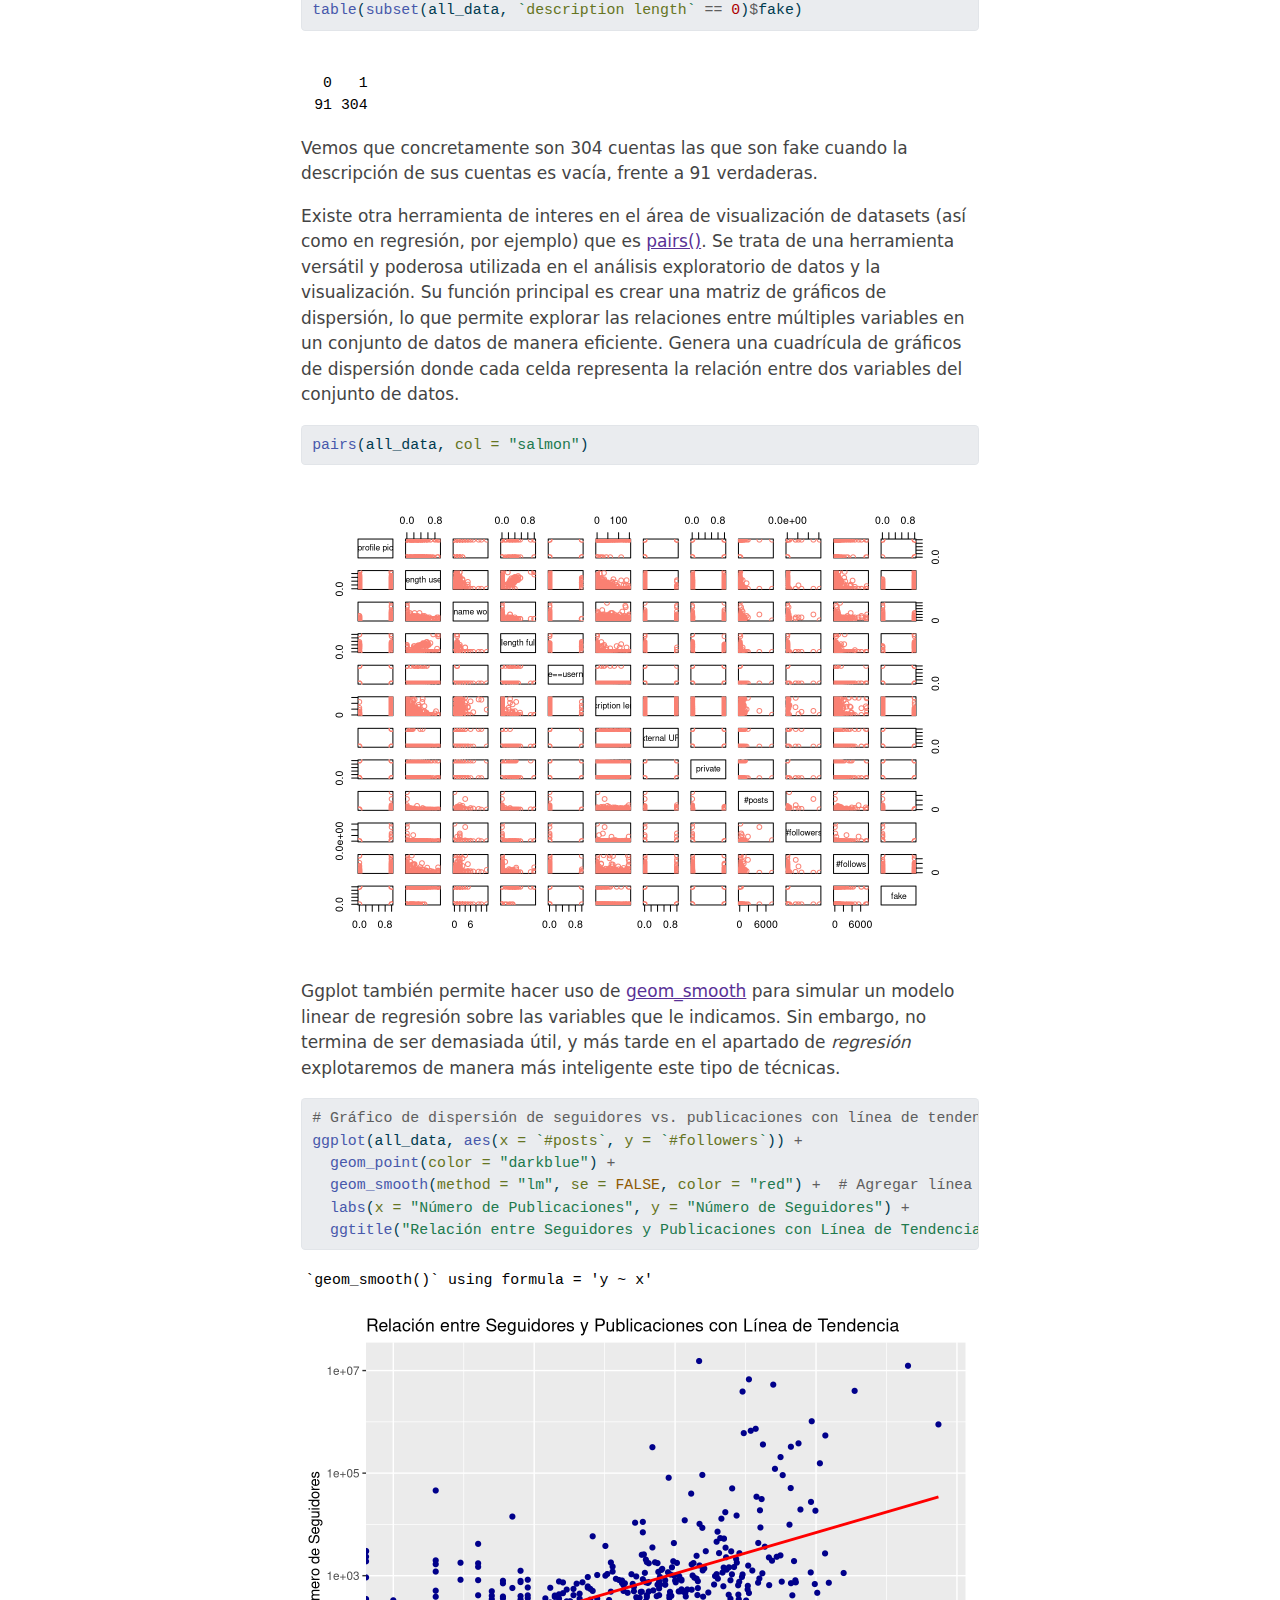
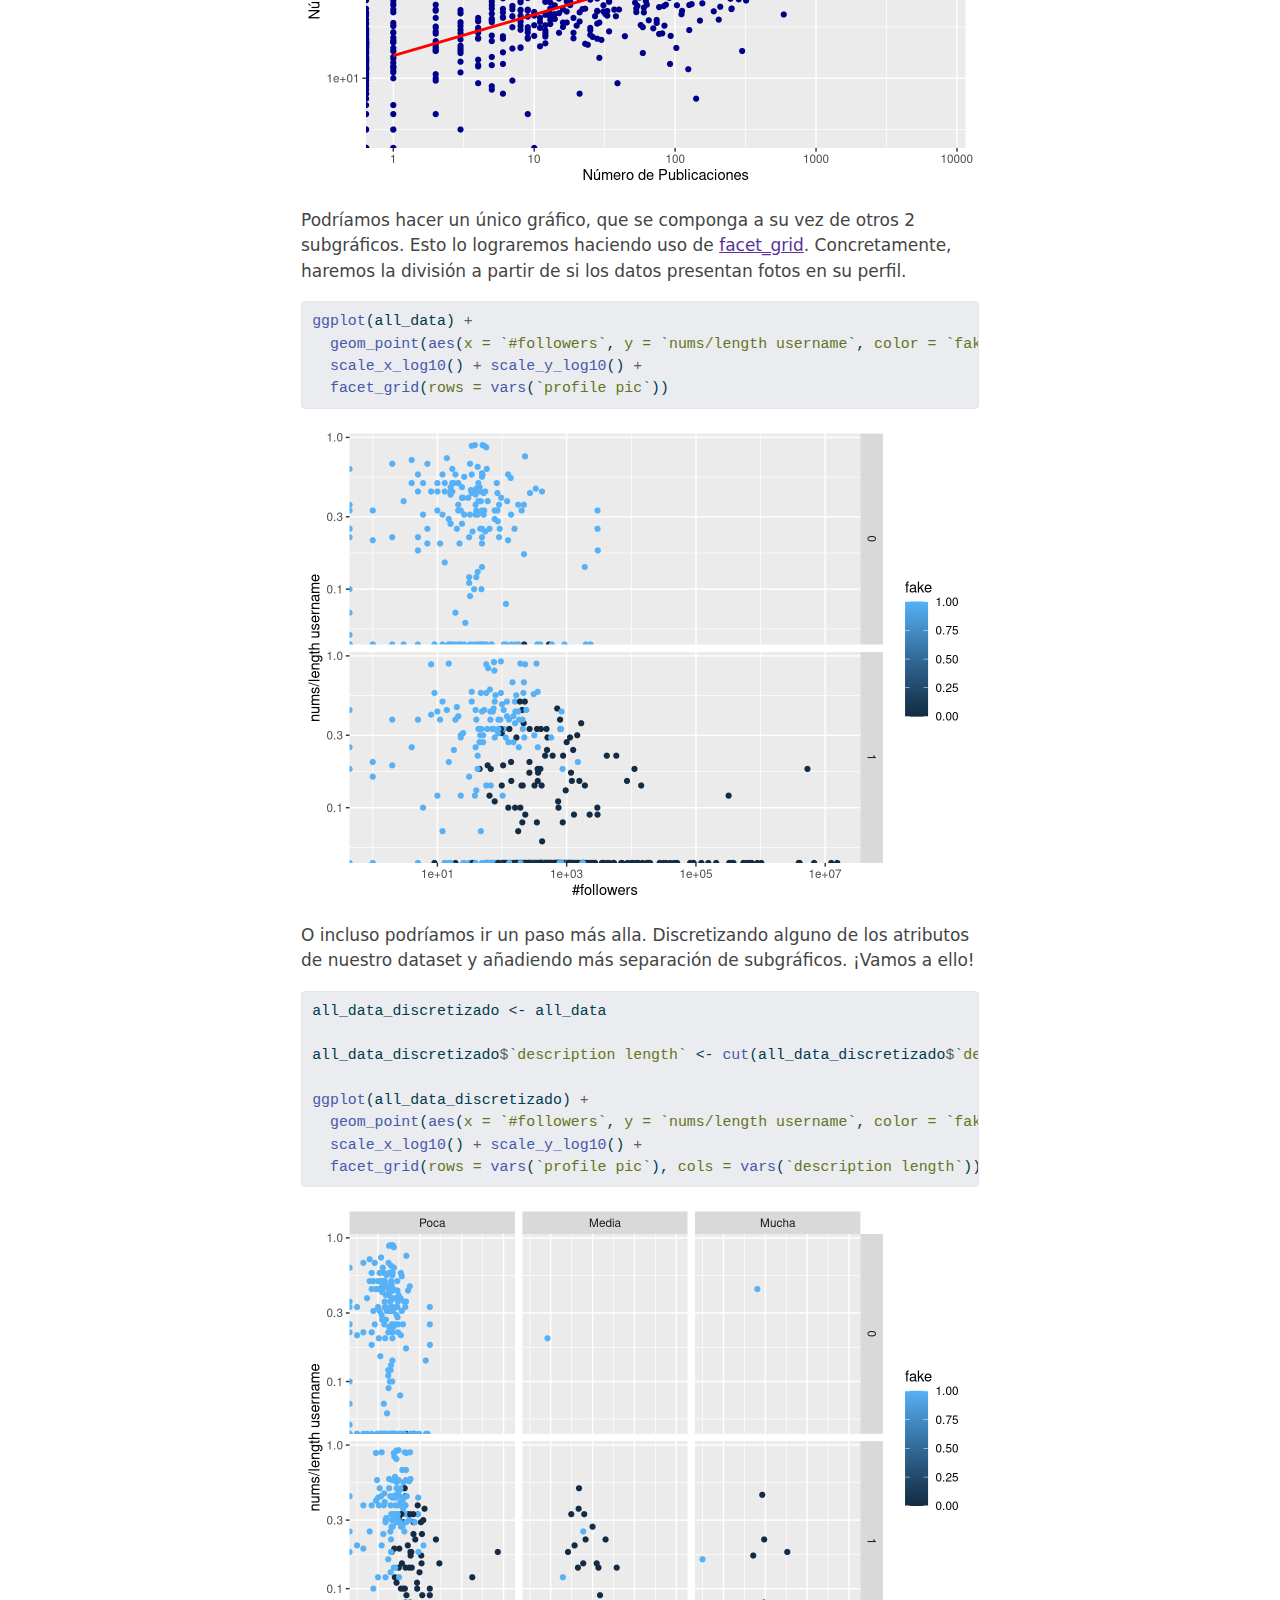
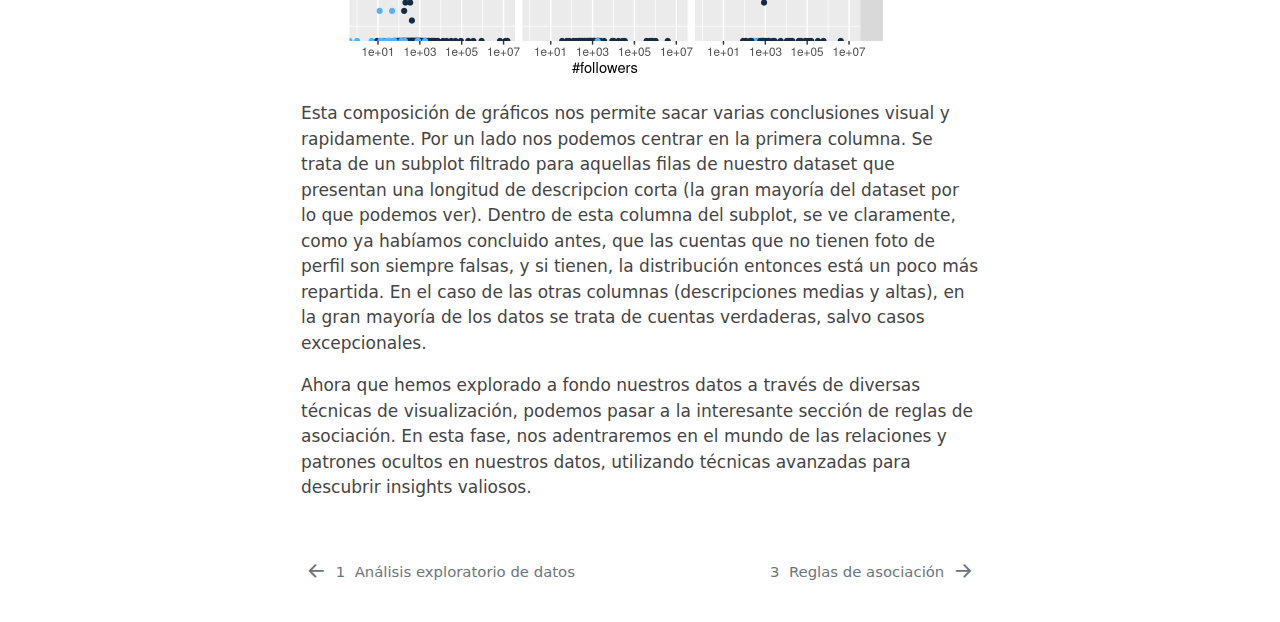
<file: _book/visualizaciondatos.html>
<!DOCTYPE html>
<html xmlns="http://www.w3.org/1999/xhtml" lang="en" xml:lang="en"><head>

<meta charset="utf-8">
<meta name="generator" content="quarto-1.3.450">

<meta name="viewport" content="width=device-width, initial-scale=1.0, user-scalable=yes">


<title>TAREA PROYECTO - BOOK LCC - 2&nbsp; Visualización de datos</title>
<style>
code{white-space: pre-wrap;}
span.smallcaps{font-variant: small-caps;}
div.columns{display: flex; gap: min(4vw, 1.5em);}
div.column{flex: auto; overflow-x: auto;}
div.hanging-indent{margin-left: 1.5em; text-indent: -1.5em;}
ul.task-list{list-style: none;}
ul.task-list li input[type="checkbox"] {
  width: 0.8em;
  margin: 0 0.8em 0.2em -1em; /* quarto-specific, see https://github.com/quarto-dev/quarto-cli/issues/4556 */ 
  vertical-align: middle;
}
/* CSS for syntax highlighting */
pre > code.sourceCode { white-space: pre; position: relative; }
pre > code.sourceCode > span { display: inline-block; line-height: 1.25; }
pre > code.sourceCode > span:empty { height: 1.2em; }
.sourceCode { overflow: visible; }
code.sourceCode > span { color: inherit; text-decoration: inherit; }
div.sourceCode { margin: 1em 0; }
pre.sourceCode { margin: 0; }
@media screen {
div.sourceCode { overflow: auto; }
}
@media print {
pre > code.sourceCode { white-space: pre-wrap; }
pre > code.sourceCode > span { text-indent: -5em; padding-left: 5em; }
}
pre.numberSource code
  { counter-reset: source-line 0; }
pre.numberSource code > span
  { position: relative; left: -4em; counter-increment: source-line; }
pre.numberSource code > span > a:first-child::before
  { content: counter(source-line);
    position: relative; left: -1em; text-align: right; vertical-align: baseline;
    border: none; display: inline-block;
    -webkit-touch-callout: none; -webkit-user-select: none;
    -khtml-user-select: none; -moz-user-select: none;
    -ms-user-select: none; user-select: none;
    padding: 0 4px; width: 4em;
  }
pre.numberSource { margin-left: 3em;  padding-left: 4px; }
div.sourceCode
  {   }
@media screen {
pre > code.sourceCode > span > a:first-child::before { text-decoration: underline; }
}
</style>


<script src="site_libs/quarto-nav/quarto-nav.js"></script>
<script src="site_libs/quarto-nav/headroom.min.js"></script>
<script src="site_libs/clipboard/clipboard.min.js"></script>
<script src="site_libs/quarto-search/autocomplete.umd.js"></script>
<script src="site_libs/quarto-search/fuse.min.js"></script>
<script src="site_libs/quarto-search/quarto-search.js"></script>
<meta name="quarto:offset" content="./">
<link href="./reglasasociacion.html" rel="next">
<link href="./analisisexploratorio.html" rel="prev">
<script src="site_libs/quarto-html/quarto.js"></script>
<script src="site_libs/quarto-html/popper.min.js"></script>
<script src="site_libs/quarto-html/tippy.umd.min.js"></script>
<script src="site_libs/quarto-html/anchor.min.js"></script>
<link href="site_libs/quarto-html/tippy.css" rel="stylesheet">
<link href="site_libs/quarto-html/quarto-syntax-highlighting.css" rel="stylesheet" id="quarto-text-highlighting-styles">
<script src="site_libs/bootstrap/bootstrap.min.js"></script>
<link href="site_libs/bootstrap/bootstrap-icons.css" rel="stylesheet">
<link href="site_libs/bootstrap/bootstrap.min.css" rel="stylesheet" id="quarto-bootstrap" data-mode="light">
<script id="quarto-search-options" type="application/json">{
  "location": "sidebar",
  "copy-button": false,
  "collapse-after": 3,
  "panel-placement": "start",
  "type": "textbox",
  "limit": 20,
  "language": {
    "search-no-results-text": "No results",
    "search-matching-documents-text": "matching documents",
    "search-copy-link-title": "Copy link to search",
    "search-hide-matches-text": "Hide additional matches",
    "search-more-match-text": "more match in this document",
    "search-more-matches-text": "more matches in this document",
    "search-clear-button-title": "Clear",
    "search-detached-cancel-button-title": "Cancel",
    "search-submit-button-title": "Submit",
    "search-label": "Search"
  }
}</script>


</head>

<body class="nav-sidebar floating">

<div id="quarto-search-results"></div>
  <header id="quarto-header" class="headroom fixed-top">
  <nav class="quarto-secondary-nav">
    <div class="container-fluid d-flex">
      <button type="button" class="quarto-btn-toggle btn" data-bs-toggle="collapse" data-bs-target="#quarto-sidebar,#quarto-sidebar-glass" aria-controls="quarto-sidebar" aria-expanded="false" aria-label="Toggle sidebar navigation" onclick="if (window.quartoToggleHeadroom) { window.quartoToggleHeadroom(); }">
        <i class="bi bi-layout-text-sidebar-reverse"></i>
      </button>
      <nav class="quarto-page-breadcrumbs" aria-label="breadcrumb"><ol class="breadcrumb"><li class="breadcrumb-item"><a href="./visualizaciondatos.html"><span class="chapter-number">2</span>&nbsp; <span class="chapter-title">Visualización de datos</span></a></li></ol></nav>
      <a class="flex-grow-1" role="button" data-bs-toggle="collapse" data-bs-target="#quarto-sidebar,#quarto-sidebar-glass" aria-controls="quarto-sidebar" aria-expanded="false" aria-label="Toggle sidebar navigation" onclick="if (window.quartoToggleHeadroom) { window.quartoToggleHeadroom(); }">      
      </a>
      <button type="button" class="btn quarto-search-button" aria-label="" onclick="window.quartoOpenSearch();">
        <i class="bi bi-search"></i>
      </button>
    </div>
  </nav>
</header>
<!-- content -->
<div id="quarto-content" class="quarto-container page-columns page-rows-contents page-layout-article">
<!-- sidebar -->
  <nav id="quarto-sidebar" class="sidebar collapse collapse-horizontal sidebar-navigation floating overflow-auto">
    <div class="pt-lg-2 mt-2 text-left sidebar-header">
    <div class="sidebar-title mb-0 py-0">
      <a href="./">TAREA PROYECTO - BOOK LCC</a> 
    </div>
      </div>
        <div class="mt-2 flex-shrink-0 align-items-center">
        <div class="sidebar-search">
        <div id="quarto-search" class="" title="Search"></div>
        </div>
        </div>
    <div class="sidebar-menu-container"> 
    <ul class="list-unstyled mt-1">
        <li class="sidebar-item">
  <div class="sidebar-item-container"> 
  <a href="./index.html" class="sidebar-item-text sidebar-link">
 <span class="menu-text">Introducción</span></a>
  </div>
</li>
        <li class="sidebar-item">
  <div class="sidebar-item-container"> 
  <a href="./analisisexploratorio.html" class="sidebar-item-text sidebar-link">
 <span class="menu-text"><span class="chapter-number">1</span>&nbsp; <span class="chapter-title">Análisis exploratorio de datos</span></span></a>
  </div>
</li>
        <li class="sidebar-item">
  <div class="sidebar-item-container"> 
  <a href="./visualizaciondatos.html" class="sidebar-item-text sidebar-link active">
 <span class="menu-text"><span class="chapter-number">2</span>&nbsp; <span class="chapter-title">Visualización de datos</span></span></a>
  </div>
</li>
        <li class="sidebar-item">
  <div class="sidebar-item-container"> 
  <a href="./reglasasociacion.html" class="sidebar-item-text sidebar-link">
 <span class="menu-text"><span class="chapter-number">3</span>&nbsp; <span class="chapter-title">Reglas de asociación</span></span></a>
  </div>
</li>
        <li class="sidebar-item">
  <div class="sidebar-item-container"> 
  <a href="./fca.html" class="sidebar-item-text sidebar-link">
 <span class="menu-text"><span class="chapter-number">4</span>&nbsp; <span class="chapter-title">FCA</span></span></a>
  </div>
</li>
        <li class="sidebar-item">
  <div class="sidebar-item-container"> 
  <a href="./regresion.html" class="sidebar-item-text sidebar-link">
 <span class="menu-text"><span class="chapter-number">5</span>&nbsp; <span class="chapter-title">Regresión</span></span></a>
  </div>
</li>
        <li class="sidebar-item">
  <div class="sidebar-item-container"> 
  <a href="./seriestemporales.html" class="sidebar-item-text sidebar-link">
 <span class="menu-text"><span class="chapter-number">6</span>&nbsp; <span class="chapter-title">Series temporales</span></span></a>
  </div>
</li>
        <li class="sidebar-item">
  <div class="sidebar-item-container"> 
  <a href="./otrastecnicas.html" class="sidebar-item-text sidebar-link">
 <span class="menu-text"><span class="chapter-number">7</span>&nbsp; <span class="chapter-title">Otras técnicas</span></span></a>
  </div>
</li>
    </ul>
    </div>
</nav>
<div id="quarto-sidebar-glass" data-bs-toggle="collapse" data-bs-target="#quarto-sidebar,#quarto-sidebar-glass"></div>
<!-- margin-sidebar -->
    <div id="quarto-margin-sidebar" class="sidebar margin-sidebar">
        <nav id="TOC" role="doc-toc" class="toc-active">
    <h2 id="toc-title">Table of contents</h2>
   
  <ul>
  <li><a href="#veamos-qué-es-capaz-de-hacer-ggplot" id="toc-veamos-qué-es-capaz-de-hacer-ggplot" class="nav-link active" data-scroll-target="#veamos-qué-es-capaz-de-hacer-ggplot"><span class="header-section-number">2.1</span> Veamos qué es capaz de hacer ggplot</a></li>
  </ul>
</nav>
    </div>
<!-- main -->
<main class="content" id="quarto-document-content">

<header id="title-block-header" class="quarto-title-block default">
<div class="quarto-title">
<h1 class="title"><span class="chapter-number">2</span>&nbsp; <span class="chapter-title">Visualización de datos</span></h1>
</div>



<div class="quarto-title-meta">

    
  
    
  </div>
  

</header>

<p>A todos siempre nos ha gustado apreciar todas las “mates” por los ojos, ¿verdad? Y es que ver una gráfica que te muestre de manera clara y concisa como evoluciona cierta variable a lo largo del tiempo, cómo 2 o más variables están correlacionadas cuando no lo parecía o cúales son los máximos que toma una variable a partir de un histograma, es mucho más divertido que ver tablas y tablas llenas de números y atributos. Podemos estar tranquilos porque este apartado del book evitará esto último.</p>
<p>Y es que la visualización de datos nos permite ir más allá de las simples cifras y estadísticas, brindándonos una forma poderosa de comprender y comunicar patrones, tendencias y relaciones en nuestros datos. Desde gráficos simples hasta visualizaciones interactivas y sofisticadas, las herramientas de visualización nos permiten explorar la información de manera intuitiva y revelar insights que pueden pasar desapercibidos en tablas de datos estáticas.</p>
<div style="text-align:center;">
<p><a href="https://es.wikipedia.org/wiki/Visualizaci%C3%B3n_de_datos"> <img src="images/5.jpg" alt="Imagen" width="250"> </a></p>
</div>
<p>Al representar nuestros datos de manera visual, podemos identificar patrones complejos, detectar anomalías, y acciones similares. Ya sea que estemos explorando datos para comprender el comportamiento de los usuarios en una plataforma digital, analizando tendencias de ventas en un negocio, investigando patrones climáticos a lo largo del tiempo o, en nuestro caso, viendo cualidades y/o atributos de perfiles fake de Instagram, la visualización de datos nos brinda una ventana clara y concisa hacia el mundo de la información que nos rodea.</p>
<p>En esta sección del libro, exploraremos diversas técnicas y herramientas de visualización de datos que nos permitirán sacar el máximo provecho de nuestro dataset. Desde gráficos simples hasta visualizaciones interactivas, aprenderemos cómo seleccionar y construir visualizaciones efectivas que nos ayuden a contar historias convincentes y a extraer insights valiosos de nuestros datos. <strong>¡Vamos a ello!</strong></p>
<section id="veamos-qué-es-capaz-de-hacer-ggplot" class="level2" data-number="2.1">
<h2 data-number="2.1" class="anchored" data-anchor-id="veamos-qué-es-capaz-de-hacer-ggplot"><span class="header-section-number">2.1</span> Veamos qué es capaz de hacer ggplot</h2>
<p>Entre las diversas herramientas disponibles para la visualización de datos, una de las más poderosas y versátiles es <a href="https://ggplot2.tidyverse.org/">ggplot2</a>, una librería en R que ofrece una manera elegante y flexible de crear gráficos de alta calidad. Desarrollada por <a href="https://en.wikipedia.org/wiki/Hadley_Wickham">Hadley Wickham</a> (sí, otra vez él), ggplot2 se basa en la filosofía de <a href="https://www.amazon.com/Grammar-Graphics-Statistics-Computing/dp/0387245448/ref=as_li_ss_tl">‘The Grammar of Graphics’</a>, que se centra en descomponer los gráficos en componentes fundamentales para construir visualizaciones de datos de manera intuitiva y estructurada.</p>
<p>La fortaleza de ggplot2 radica en su enfoque declarativo, donde los usuarios describen qué quieren representar y cómo, en lugar de preocuparse por los detalles técnicos de implementación. Con ggplot2, podemos crear una amplia variedad de gráficos, desde simples diagramas de dispersión hasta complejas visualizaciones de datos multivariados, con un código conciso y legible.</p>
<p>En este libro, exploraremos los conceptos básicos de ggplot2 y aprenderemos cómo utilizar esta potente herramienta para crear visualizaciones impactantes. Comenzaremos primero por importar las librerías necesarias.</p>
<div class="cell">
<div class="sourceCode cell-code" id="cb1"><pre class="sourceCode r code-with-copy"><code class="sourceCode r"><span id="cb1-1"><a href="#cb1-1" aria-hidden="true" tabindex="-1"></a><span class="fu">library</span>(readr)</span>
<span id="cb1-2"><a href="#cb1-2" aria-hidden="true" tabindex="-1"></a>train <span class="ot">&lt;-</span> <span class="fu">read_csv</span>(<span class="st">"datasets/train.csv"</span>)</span></code><button title="Copy to Clipboard" class="code-copy-button"><i class="bi"></i></button></pre></div>
<div class="cell-output cell-output-stderr">
<pre><code>Rows: 576 Columns: 12
── Column specification ────────────────────────────────────────────────────────
Delimiter: ","
dbl (12): profile pic, nums/length username, fullname words, nums/length ful...

ℹ Use `spec()` to retrieve the full column specification for this data.
ℹ Specify the column types or set `show_col_types = FALSE` to quiet this message.</code></pre>
</div>
<div class="sourceCode cell-code" id="cb3"><pre class="sourceCode r code-with-copy"><code class="sourceCode r"><span id="cb3-1"><a href="#cb3-1" aria-hidden="true" tabindex="-1"></a>test <span class="ot">&lt;-</span> <span class="fu">read_csv</span>(<span class="st">"datasets/test.csv"</span>)</span></code><button title="Copy to Clipboard" class="code-copy-button"><i class="bi"></i></button></pre></div>
<div class="cell-output cell-output-stderr">
<pre><code>Rows: 120 Columns: 12
── Column specification ────────────────────────────────────────────────────────
Delimiter: ","
dbl (12): profile pic, nums/length username, fullname words, nums/length ful...

ℹ Use `spec()` to retrieve the full column specification for this data.
ℹ Specify the column types or set `show_col_types = FALSE` to quiet this message.</code></pre>
</div>
<div class="sourceCode cell-code" id="cb5"><pre class="sourceCode r code-with-copy"><code class="sourceCode r"><span id="cb5-1"><a href="#cb5-1" aria-hidden="true" tabindex="-1"></a>all_data <span class="ot">&lt;-</span> <span class="fu">rbind</span>(train, test)</span>
<span id="cb5-2"><a href="#cb5-2" aria-hidden="true" tabindex="-1"></a><span class="fu">library</span>(ggplot2)</span></code><button title="Copy to Clipboard" class="code-copy-button"><i class="bi"></i></button></pre></div>
</div>
<p>Una vez hemos importado <em>“ggplot2”</em>, podemos proceder a hacer uso de las múltiples funcionalidades que nos ofrece. Para tantear el terreno, podemos ver algunas pequeñas cosas que es capaz de hacer.</p>
<div class="cell">
<div class="sourceCode cell-code" id="cb6"><pre class="sourceCode r code-with-copy"><code class="sourceCode r"><span id="cb6-1"><a href="#cb6-1" aria-hidden="true" tabindex="-1"></a><span class="fu">ggplot</span>(<span class="at">data =</span> all_data, <span class="fu">aes</span>(<span class="at">x =</span> <span class="st">`</span><span class="at">nums/length username</span><span class="st">`</span>)) <span class="sc">+</span></span>
<span id="cb6-2"><a href="#cb6-2" aria-hidden="true" tabindex="-1"></a>  <span class="fu">geom_histogram</span>(<span class="at">binwidth =</span> <span class="fl">0.1</span>, <span class="at">fill =</span> <span class="st">"skyblue"</span>, <span class="at">color =</span> <span class="st">"black"</span>) <span class="sc">+</span></span>
<span id="cb6-3"><a href="#cb6-3" aria-hidden="true" tabindex="-1"></a>  <span class="fu">labs</span>(<span class="at">title =</span> <span class="st">"Histograma de proporciones de dígitos en los nombres"</span>,</span>
<span id="cb6-4"><a href="#cb6-4" aria-hidden="true" tabindex="-1"></a>       <span class="at">x =</span> <span class="st">"Proporción de dígitos por longitud de nombre de usuario"</span>,</span>
<span id="cb6-5"><a href="#cb6-5" aria-hidden="true" tabindex="-1"></a>       <span class="at">y =</span> <span class="st">"Frecuencia"</span>) <span class="sc">+</span></span>
<span id="cb6-6"><a href="#cb6-6" aria-hidden="true" tabindex="-1"></a>  <span class="fu">theme</span>(<span class="at">plot.title =</span> <span class="fu">element_text</span>(<span class="at">hjust =</span> <span class="fl">0.5</span>))</span></code><button title="Copy to Clipboard" class="code-copy-button"><i class="bi"></i></button></pre></div>
<div class="cell-output-display">
<p><img src="visualizaciondatos_files/figure-html/unnamed-chunk-2-1.png" class="img-fluid" width="672"></p>
</div>
</div>
<p>Vemos en el anterior gráfico de histogramas un recuento de frecuencia de cuentas para los distintos valores de proporción <em>dígitos-longitud de username</em>. Se puede ver claramente como las cuentas que predominan son aquellas que no presentan ningún dígito en su nombre de usuario.</p>
<p>Cuando se utiliza la función <a href="https://www.rdocumentation.org/packages/ggplot2/versions/0.9.1/topics/geom_histogram">geom_histogram()</a>, el valor predeterminado para el argumento <em>“stat”</em> es <em>“bin”</em>, lo que significa que ggplot2 calculará automáticamente la frecuencia (o el recuento) de observaciones en cada intervalo de clase y representará estas frecuencias en el eje y del histograma. Continuemos explorando qué más podemos hacer.</p>
<p>Podemos ver también la distrubicuón de datos en nuestro dataset que presentan cuentas fake y verdaderas:</p>
<div class="cell">
<div class="sourceCode cell-code" id="cb7"><pre class="sourceCode r code-with-copy"><code class="sourceCode r"><span id="cb7-1"><a href="#cb7-1" aria-hidden="true" tabindex="-1"></a><span class="co"># Contar la cantidad de cuentas falsas y no falsas</span></span>
<span id="cb7-2"><a href="#cb7-2" aria-hidden="true" tabindex="-1"></a>fake_counts <span class="ot">&lt;-</span> <span class="fu">table</span>(all_data<span class="sc">$</span>fake)</span>
<span id="cb7-3"><a href="#cb7-3" aria-hidden="true" tabindex="-1"></a></span>
<span id="cb7-4"><a href="#cb7-4" aria-hidden="true" tabindex="-1"></a><span class="co"># Gráfico de pastel</span></span>
<span id="cb7-5"><a href="#cb7-5" aria-hidden="true" tabindex="-1"></a><span class="fu">pie</span>(fake_counts, <span class="at">labels =</span> <span class="fu">c</span>(<span class="st">"No Falsa"</span>, <span class="st">"Falsa"</span>), <span class="at">col =</span> <span class="fu">c</span>(<span class="st">"skyblue"</span>, <span class="st">"salmon"</span>),</span>
<span id="cb7-6"><a href="#cb7-6" aria-hidden="true" tabindex="-1"></a>    <span class="at">main =</span> <span class="st">"Proporción de Cuentas Falsas vs. No Falsas"</span>)</span></code><button title="Copy to Clipboard" class="code-copy-button"><i class="bi"></i></button></pre></div>
<div class="cell-output-display">
<p><img src="visualizaciondatos_files/figure-html/unnamed-chunk-3-1.png" class="img-fluid" width="672"></p>
</div>
</div>
<p>¿Qué tal si vemos de manera visual cuantás cuentas de nuestro dataset pertenecen al grupo de privadas y cuántas a públicas? Además le asociaremos mediante <a href="https://ggplot2tor.com/scales/scale_fill_manual">scale_fill_manual</a> distintos colores para cada uno de los grupos…</p>
<div class="cell">
<div class="sourceCode cell-code" id="cb8"><pre class="sourceCode r code-with-copy"><code class="sourceCode r"><span id="cb8-1"><a href="#cb8-1" aria-hidden="true" tabindex="-1"></a><span class="co"># Diagrama de dispersión: Relación entre #followers y #posts</span></span>
<span id="cb8-2"><a href="#cb8-2" aria-hidden="true" tabindex="-1"></a><span class="fu">ggplot</span>(<span class="at">data =</span> all_data, <span class="fu">aes</span>(<span class="at">x =</span> private, <span class="at">fill =</span> <span class="fu">as.factor</span>(private))) <span class="sc">+</span></span>
<span id="cb8-3"><a href="#cb8-3" aria-hidden="true" tabindex="-1"></a>  <span class="fu">geom_bar</span>() <span class="sc">+</span></span>
<span id="cb8-4"><a href="#cb8-4" aria-hidden="true" tabindex="-1"></a>  <span class="fu">labs</span>(<span class="at">title =</span> <span class="st">"Cuentas Privadas vs Públicas"</span>,</span>
<span id="cb8-5"><a href="#cb8-5" aria-hidden="true" tabindex="-1"></a>       <span class="at">x =</span> <span class="st">"Cuenta privada (0 = No, 1 = Sí)"</span>,</span>
<span id="cb8-6"><a href="#cb8-6" aria-hidden="true" tabindex="-1"></a>       <span class="at">y =</span> <span class="st">"Cantidad"</span>) <span class="sc">+</span></span>
<span id="cb8-7"><a href="#cb8-7" aria-hidden="true" tabindex="-1"></a>  <span class="fu">scale_fill_manual</span>(<span class="at">values =</span> <span class="fu">c</span>(<span class="st">"skyblue"</span>, <span class="st">"salmon"</span>), </span>
<span id="cb8-8"><a href="#cb8-8" aria-hidden="true" tabindex="-1"></a>                    <span class="at">name =</span> <span class="st">"Tipo de Cuenta"</span>,  <span class="co"># Cambiar el texto en la leyenda</span></span>
<span id="cb8-9"><a href="#cb8-9" aria-hidden="true" tabindex="-1"></a>                    <span class="at">labels =</span> <span class="fu">c</span>(<span class="st">"No"</span>, <span class="st">"Sí"</span>)) <span class="sc">+</span></span>
<span id="cb8-10"><a href="#cb8-10" aria-hidden="true" tabindex="-1"></a>  <span class="fu">theme</span>(<span class="at">plot.title =</span> <span class="fu">element_text</span>(<span class="at">hjust =</span> <span class="fl">0.5</span>))</span></code><button title="Copy to Clipboard" class="code-copy-button"><i class="bi"></i></button></pre></div>
<div class="cell-output-display">
<p><img src="visualizaciondatos_files/figure-html/unnamed-chunk-4-1.png" class="img-fluid" width="672"></p>
</div>
</div>
<p>De manera equivalente, existe una función denominada <a href="https://www.rdocumentation.org/packages/graphics/versions/3.6.2/topics/hist">hist()</a>, que nos podría haber servido para el mismo propósito…</p>
<div class="cell">
<div class="sourceCode cell-code" id="cb9"><pre class="sourceCode r code-with-copy"><code class="sourceCode r"><span id="cb9-1"><a href="#cb9-1" aria-hidden="true" tabindex="-1"></a><span class="fu">hist</span>(all_data<span class="sc">$</span>private)</span></code><button title="Copy to Clipboard" class="code-copy-button"><i class="bi"></i></button></pre></div>
<div class="cell-output-display">
<p><img src="visualizaciondatos_files/figure-html/unnamed-chunk-5-1.png" class="img-fluid" width="672"></p>
</div>
</div>
<p>Como vemos, está siendo muy habitual en los gráficos ver el título de los mismo de manera centrada con respecto a la representación. Esto lo logramos con <a href="http://www.sthda.com/english/wiki/ggplot2-title-main-axis-and-legend-titles">plot.title</a>, que se trata de un argumento de <a href="https://ggplot2.tidyverse.org/reference/theme.html">theme</a>, una función que te permite personalizar diversos aspectos de la apariencia de tu gráfico, como el color de fondo, los márgenes, las etiquetas de los ejes, la posición del título, entre otros.</p>
<p>Podemos pasar ahora a ver un poco de puntos, que suele ser lo mas normal. Ya veremos más adelante en la sección de <a href="http://localhost:4683/regresion.html">regresión</a>, que se tratará de un gráfico realmente representativo, e importante para poder modelar rectas o modelos que nos permitan realizar estimaciones en el futuro para nuevos datos entrantes sobre cuentas de Instagram.</p>
<div class="cell">
<div class="sourceCode cell-code" id="cb10"><pre class="sourceCode r code-with-copy"><code class="sourceCode r"><span id="cb10-1"><a href="#cb10-1" aria-hidden="true" tabindex="-1"></a><span class="fu">ggplot</span>(all_data, <span class="fu">aes</span>(<span class="at">x =</span> <span class="st">`</span><span class="at">#followers</span><span class="st">`</span>, <span class="at">y =</span> <span class="st">`</span><span class="at">#posts</span><span class="st">`</span>)) <span class="sc">+</span></span>
<span id="cb10-2"><a href="#cb10-2" aria-hidden="true" tabindex="-1"></a>  <span class="fu">geom_point</span>(<span class="at">color =</span> <span class="st">"darkblue"</span>) <span class="sc">+</span></span>
<span id="cb10-3"><a href="#cb10-3" aria-hidden="true" tabindex="-1"></a>  <span class="fu">labs</span>(<span class="at">x =</span> <span class="st">"Número de Seguidores"</span>, <span class="at">y =</span> <span class="st">"Número de Publicaciones"</span>) <span class="sc">+</span></span>
<span id="cb10-4"><a href="#cb10-4" aria-hidden="true" tabindex="-1"></a>  <span class="fu">ggtitle</span>(<span class="st">"Relación entre Seguidores y Publicaciones"</span>)</span></code><button title="Copy to Clipboard" class="code-copy-button"><i class="bi"></i></button></pre></div>
<div class="cell-output-display">
<p><img src="visualizaciondatos_files/figure-html/unnamed-chunk-6-1.png" class="img-fluid" width="672"></p>
</div>
</div>
<p>¡Ups, algo ha ido mal! Existen una serie de puntos que están haciendo que ggplot trate de adaptar el gráfico lo mejor posible a todo el dataset, pero como dichos valores de número de seguidores son demasiado altos con respecto al resto, la gráfica resultante es lo que se ve por pantalla, nada claro. Existen varias manera de poder darle solución a esto.</p>
<p>La primera de ellas podría ser, detectar cuáles son dichos puntos, y cortar de raiz el problema. Eliminarlos del dataset y ver si el nuevo dataset es más apto a ser representado mediante <a href="https://ggplot2.tidyverse.org/reference/geom_point.html">geom_point()</a>. Como vemos en el gráfico inútil, son 6 los puntos que nos están poniendo piedras en el camino.</p>
<div class="cell">
<div class="sourceCode cell-code" id="cb11"><pre class="sourceCode r code-with-copy"><code class="sourceCode r"><span id="cb11-1"><a href="#cb11-1" aria-hidden="true" tabindex="-1"></a><span class="co"># Como realmente a la hora de representar un dataset mediante un gráfico</span></span>
<span id="cb11-2"><a href="#cb11-2" aria-hidden="true" tabindex="-1"></a><span class="co"># de puntos no nos importa si está ordenado por algún atributo, no va</span></span>
<span id="cb11-3"><a href="#cb11-3" aria-hidden="true" tabindex="-1"></a><span class="co"># a influir trabajar en este chunk con un dataset con un orden distintos.</span></span>
<span id="cb11-4"><a href="#cb11-4" aria-hidden="true" tabindex="-1"></a></span>
<span id="cb11-5"><a href="#cb11-5" aria-hidden="true" tabindex="-1"></a>datos_ordenados <span class="ot">&lt;-</span> all_data[<span class="fu">order</span>(all_data<span class="sc">$</span><span class="st">`</span><span class="at">#followers</span><span class="st">`</span>, <span class="at">decreasing =</span> <span class="cn">TRUE</span>), ]</span>
<span id="cb11-6"><a href="#cb11-6" aria-hidden="true" tabindex="-1"></a></span>
<span id="cb11-7"><a href="#cb11-7" aria-hidden="true" tabindex="-1"></a>datosSinLosPrimeros6 <span class="ot">&lt;-</span> datos_ordenados[<span class="sc">-</span>(<span class="dv">1</span><span class="sc">:</span><span class="dv">6</span>), ]</span>
<span id="cb11-8"><a href="#cb11-8" aria-hidden="true" tabindex="-1"></a></span>
<span id="cb11-9"><a href="#cb11-9" aria-hidden="true" tabindex="-1"></a><span class="fu">ggplot</span>(datosSinLosPrimeros6, <span class="fu">aes</span>(<span class="at">x =</span> <span class="st">`</span><span class="at">#followers</span><span class="st">`</span>, <span class="at">y =</span> <span class="st">`</span><span class="at">#posts</span><span class="st">`</span>)) <span class="sc">+</span></span>
<span id="cb11-10"><a href="#cb11-10" aria-hidden="true" tabindex="-1"></a>  <span class="fu">geom_point</span>(<span class="at">color =</span> <span class="st">"darkblue"</span>) <span class="sc">+</span></span>
<span id="cb11-11"><a href="#cb11-11" aria-hidden="true" tabindex="-1"></a>  <span class="fu">labs</span>(<span class="at">x =</span> <span class="st">"Número de Seguidores"</span>, <span class="at">y =</span> <span class="st">"Número de Publicaciones"</span>) <span class="sc">+</span></span>
<span id="cb11-12"><a href="#cb11-12" aria-hidden="true" tabindex="-1"></a>  <span class="fu">ggtitle</span>(<span class="st">"Relación entre Seguidores y Publicaciones"</span>)</span></code><button title="Copy to Clipboard" class="code-copy-button"><i class="bi"></i></button></pre></div>
<div class="cell-output-display">
<p><img src="visualizaciondatos_files/figure-html/unnamed-chunk-7-1.png" class="img-fluid" width="672"></p>
</div>
</div>
<p>Hemos avanzado algo, pero muy poco siendo objetivos. Seguimos sin ver nada, ya que se aprecia claramente una contundente densidad de puntos en la parte inferior izquierda, problamente por la distribución de los datos con los que estamos trabajando. ¿Qué podemos hacer entonces? No hay por qué alterarnos, todo tiene solución, y más aún en el mundo del análisis de datos. Vamos a optar por cambiar la escala de nuestros datos, para ver si así logramos algo. Concretamente, la escala logarítmica puede ser útil cuando tienes datos con una distribución sesgada o con valores extremadamente grandes que dificultan la visualización de los detalles en la parte inferior de la escala. Por ello usamos <a href="http://www.sthda.com/english/wiki/ggplot2-axis-scales-and-transformations#:~:text=values%20are%20%E2%80%9Clog2%E2%80%9D%2C%20%E2%80%9C-,log10%E2%80%9D%2C,-%E2%80%A6">scale_x(y)_log10</a>.</p>
<div class="cell">
<div class="sourceCode cell-code" id="cb12"><pre class="sourceCode r code-with-copy"><code class="sourceCode r"><span id="cb12-1"><a href="#cb12-1" aria-hidden="true" tabindex="-1"></a><span class="fu">ggplot</span>(all_data, <span class="fu">aes</span>(<span class="at">x =</span> <span class="st">`</span><span class="at">#followers</span><span class="st">`</span>, <span class="at">y =</span> <span class="st">`</span><span class="at">#posts</span><span class="st">`</span>)) <span class="sc">+</span></span>
<span id="cb12-2"><a href="#cb12-2" aria-hidden="true" tabindex="-1"></a>  <span class="fu">geom_point</span>(<span class="at">color =</span> <span class="st">"darkblue"</span>) <span class="sc">+</span></span>
<span id="cb12-3"><a href="#cb12-3" aria-hidden="true" tabindex="-1"></a>  <span class="fu">labs</span>(<span class="at">x =</span> <span class="st">"Número de Seguidores"</span>, <span class="at">y =</span> <span class="st">"Número de Publicaciones"</span>) <span class="sc">+</span></span>
<span id="cb12-4"><a href="#cb12-4" aria-hidden="true" tabindex="-1"></a>  <span class="fu">ggtitle</span>(<span class="st">"Relación entre Seguidores y Publicaciones"</span>) <span class="sc">+</span></span>
<span id="cb12-5"><a href="#cb12-5" aria-hidden="true" tabindex="-1"></a>  <span class="fu">scale_x_log10</span>(<span class="at">breaks =</span> <span class="dv">2</span><span class="sc">^</span><span class="fu">seq</span>(<span class="dv">0</span>, <span class="dv">24</span>, <span class="at">by =</span> <span class="dv">1</span>),<span class="at">labels =</span> scales<span class="sc">::</span>comma) <span class="sc">+</span> <span class="co"># Escala logarítmica en base 10 para el eje x</span></span>
<span id="cb12-6"><a href="#cb12-6" aria-hidden="true" tabindex="-1"></a>  <span class="fu">scale_y_log10</span>(<span class="at">labels =</span> scales<span class="sc">::</span>comma) <span class="sc">+</span> <span class="co"># Escala logarítmica en base 10 para el eje y</span></span>
<span id="cb12-7"><a href="#cb12-7" aria-hidden="true" tabindex="-1"></a>  <span class="fu">theme</span>(<span class="at">plot.title =</span> <span class="fu">element_text</span>(<span class="at">hjust =</span> <span class="fl">0.5</span>),</span>
<span id="cb12-8"><a href="#cb12-8" aria-hidden="true" tabindex="-1"></a>        <span class="at">axis.text.x =</span> <span class="fu">element_text</span>(<span class="at">angle =</span> <span class="dv">90</span>, <span class="at">vjust =</span> <span class="fl">0.5</span>, <span class="at">hjust=</span><span class="dv">1</span>))</span></code><button title="Copy to Clipboard" class="code-copy-button"><i class="bi"></i></button></pre></div>
<div class="cell-output-display">
<p><img src="visualizaciondatos_files/figure-html/unnamed-chunk-8-1.png" class="img-fluid" width="672"></p>
</div>
</div>
<p>¡Esto ya es otra cosa! Ahora podemos ver mucho mejor las cosas. La aplicación de una escala logarítmica en este gráfico ha permitido una representación más clara y efectiva de los datos, especialmente cuando se trata de valores que abarcan varios órdenes de magnitud. Sin embargo, es importante tener en cuenta que los valores que aparecen en los ejes no son los reales, sino los convertidos mediante la escala logarítmica. Por lo tanto, se debe ejercer cautela al interpretar los valores representados en el gráfico. Es decir, si quisieramos obtener de vuelta dichos valores reales a partir de los visualizados en la gráfica, deberíamos realizar la operación inversa a la escala realizada.</p>
<p>Podríamos probar también a representar una gráfica donde la inferencia o eje Y correspondiera a la variable que realmente esta modelandose a lo largo de todo el análisis de datos de este dataset, <em>fake</em>. Para ello:</p>
<div class="cell">
<div class="sourceCode cell-code" id="cb13"><pre class="sourceCode r code-with-copy"><code class="sourceCode r"><span id="cb13-1"><a href="#cb13-1" aria-hidden="true" tabindex="-1"></a><span class="fu">ggplot</span>(all_data, <span class="fu">aes</span>(<span class="at">x =</span> <span class="st">`</span><span class="at">#followers</span><span class="st">`</span>, <span class="at">y =</span> <span class="st">`</span><span class="at">fullname words</span><span class="st">`</span>, <span class="at">color =</span> <span class="fu">as.factor</span>(fake))) <span class="sc">+</span></span>
<span id="cb13-2"><a href="#cb13-2" aria-hidden="true" tabindex="-1"></a>  <span class="fu">geom_point</span>() <span class="sc">+</span></span>
<span id="cb13-3"><a href="#cb13-3" aria-hidden="true" tabindex="-1"></a>  <span class="fu">labs</span>(<span class="at">x =</span> <span class="st">"Número de Seguidores"</span>, <span class="at">y =</span> <span class="st">"Número de Palabras en el Nombre Completo"</span>, <span class="at">color =</span> <span class="st">"Fake"</span>) <span class="sc">+</span></span>
<span id="cb13-4"><a href="#cb13-4" aria-hidden="true" tabindex="-1"></a>  <span class="fu">ggtitle</span>(<span class="st">"Relación entre Seguidores, Palabras en el Nombre Completo y Fake"</span>) <span class="sc">+</span></span>
<span id="cb13-5"><a href="#cb13-5" aria-hidden="true" tabindex="-1"></a>  <span class="fu">scale_color_manual</span>(<span class="at">values =</span> <span class="fu">c</span>(<span class="st">"blue"</span>, <span class="st">"red"</span>)) <span class="sc">+</span></span>
<span id="cb13-6"><a href="#cb13-6" aria-hidden="true" tabindex="-1"></a>  <span class="fu">scale_x_log10</span>() <span class="sc">+</span> <span class="fu">scale_y_log10</span>()</span></code><button title="Copy to Clipboard" class="code-copy-button"><i class="bi"></i></button></pre></div>
<div class="cell-output-display">
<p><img src="visualizaciondatos_files/figure-html/unnamed-chunk-9-1.png" class="img-fluid" width="672"></p>
</div>
</div>
<p>Podemos ver claramente en el gráfico como existe una separación notable entre cuentas fake y no fake en funcion del número de seguidores que tienen, aunque no es tan significante el número de palabtas en el nombre completo. Podemos probar a modelarlo en función de otros atributos…</p>
<div class="cell">
<div class="sourceCode cell-code" id="cb14"><pre class="sourceCode r code-with-copy"><code class="sourceCode r"><span id="cb14-1"><a href="#cb14-1" aria-hidden="true" tabindex="-1"></a><span class="fu">ggplot</span>(all_data, <span class="fu">aes</span>(<span class="at">x =</span> <span class="st">`</span><span class="at">#follows</span><span class="st">`</span>, <span class="at">y =</span> <span class="st">`</span><span class="at">profile pic</span><span class="st">`</span>, <span class="at">color =</span> <span class="fu">as.factor</span>(fake))) <span class="sc">+</span></span>
<span id="cb14-2"><a href="#cb14-2" aria-hidden="true" tabindex="-1"></a>  <span class="fu">geom_point</span>() <span class="sc">+</span></span>
<span id="cb14-3"><a href="#cb14-3" aria-hidden="true" tabindex="-1"></a>  <span class="fu">labs</span>(<span class="at">x =</span> <span class="st">"Número de Seguidos"</span>, <span class="at">y =</span> <span class="st">"¿Tiene foto de perfil?"</span>, <span class="at">color =</span> <span class="st">"Fake"</span>) <span class="sc">+</span></span>
<span id="cb14-4"><a href="#cb14-4" aria-hidden="true" tabindex="-1"></a>  <span class="fu">ggtitle</span>(<span class="st">"Relación entre Seguidores, Palabras en el Nombre Completo y Fake"</span>) <span class="sc">+</span></span>
<span id="cb14-5"><a href="#cb14-5" aria-hidden="true" tabindex="-1"></a>  <span class="fu">scale_color_manual</span>(<span class="at">values =</span> <span class="fu">c</span>(<span class="st">"blue"</span>, <span class="st">"red"</span>)) <span class="sc">+</span></span>
<span id="cb14-6"><a href="#cb14-6" aria-hidden="true" tabindex="-1"></a>  <span class="fu">scale_x_log10</span>()</span></code><button title="Copy to Clipboard" class="code-copy-button"><i class="bi"></i></button></pre></div>
<div class="cell-output-display">
<p><img src="visualizaciondatos_files/figure-html/unnamed-chunk-10-1.png" class="img-fluid" width="672"></p>
</div>
</div>
<p>Se aprecia como en el caso de las cuentas que no presentan foto de perfil, no importa el número de seguidores que tengan ya que podemos asegurar casi al 100% de firmeza que se va a tratar de una cuenta falsa, lo cual es lógico pensar. En el caso de las cuentas que si presentan fotos en su cuenta, la distribución de cuentas fake es más complicada de ver.</p>
<div class="cell">
<div class="sourceCode cell-code" id="cb15"><pre class="sourceCode r code-with-copy"><code class="sourceCode r"><span id="cb15-1"><a href="#cb15-1" aria-hidden="true" tabindex="-1"></a><span class="fu">ggplot</span>(<span class="at">data =</span> <span class="fu">subset</span>(all_data, <span class="st">`</span><span class="at">profile pic</span><span class="st">`</span> <span class="sc">==</span> <span class="dv">1</span>), <span class="fu">aes</span>(<span class="at">x =</span> <span class="st">`</span><span class="at">#follows</span><span class="st">`</span>, <span class="at">y =</span> <span class="st">`</span><span class="at">description length</span><span class="st">`</span>, <span class="at">color =</span> <span class="fu">as.factor</span>(fake))) <span class="sc">+</span></span>
<span id="cb15-2"><a href="#cb15-2" aria-hidden="true" tabindex="-1"></a>  <span class="fu">geom_point</span>() <span class="sc">+</span></span>
<span id="cb15-3"><a href="#cb15-3" aria-hidden="true" tabindex="-1"></a>  <span class="fu">labs</span>(<span class="at">x =</span> <span class="st">"Número de Seguidos"</span>, <span class="at">y =</span> <span class="st">"Longitud de la descripcion de la cuenta"</span>, <span class="at">color =</span> <span class="st">"Fake"</span>) <span class="sc">+</span></span>
<span id="cb15-4"><a href="#cb15-4" aria-hidden="true" tabindex="-1"></a>  <span class="fu">ggtitle</span>(<span class="st">"Relación entre Seguidores, Palabras en el Nombre Completo y Fake"</span>) <span class="sc">+</span></span>
<span id="cb15-5"><a href="#cb15-5" aria-hidden="true" tabindex="-1"></a>  <span class="fu">scale_color_manual</span>(<span class="at">values =</span> <span class="fu">c</span>(<span class="st">"blue"</span>, <span class="st">"red"</span>)) <span class="sc">+</span></span>
<span id="cb15-6"><a href="#cb15-6" aria-hidden="true" tabindex="-1"></a>  <span class="fu">scale_x_log10</span>() <span class="sc">+</span> <span class="fu">scale_y_log10</span>()</span></code><button title="Copy to Clipboard" class="code-copy-button"><i class="bi"></i></button></pre></div>
<div class="cell-output-display">
<p><img src="visualizaciondatos_files/figure-html/unnamed-chunk-11-1.png" class="img-fluid" width="672"></p>
</div>
</div>
<p>Ahora vemos información mucho más útil de la cual poder extraer conocimiento. Se ve claramente en la parte superior derecha del gráfico un extensa densidad de puntos azules (cuentas verdades de Instagram), que corresponden a un intervalo aproximado (ignorando samples anómalos) de entre 100 y 1000 seguidos en su cuenta, y 8 y 110 palabra en la descripcion de dichas cuentas, lo cual es realmente lógico para nosotros. Cuando el número de palabras en la descripción es 0, es mucho más probable que estemos hablando de cuentas no verdaderas:</p>
<div class="cell">
<div class="sourceCode cell-code" id="cb16"><pre class="sourceCode r code-with-copy"><code class="sourceCode r"><span id="cb16-1"><a href="#cb16-1" aria-hidden="true" tabindex="-1"></a><span class="co"># Contar el número de cuentas fake y no fake con description length igual a 0</span></span>
<span id="cb16-2"><a href="#cb16-2" aria-hidden="true" tabindex="-1"></a><span class="fu">table</span>(<span class="fu">subset</span>(all_data, <span class="st">`</span><span class="at">description length</span><span class="st">`</span> <span class="sc">==</span> <span class="dv">0</span>)<span class="sc">$</span>fake)</span></code><button title="Copy to Clipboard" class="code-copy-button"><i class="bi"></i></button></pre></div>
<div class="cell-output cell-output-stdout">
<pre><code>
  0   1 
 91 304 </code></pre>
</div>
</div>
<p>Vemos que concretamente son 304 cuentas las que son fake cuando la descripción de sus cuentas es vacía, frente a 91 verdaderas.</p>
<p>Existe otra herramienta de interes en el área de visualización de datasets (así como en regresión, por ejemplo) que es <a href="https://r-charts.com/correlation/pairs/?utm_content=cmp-true">pairs()</a>. Se trata de una herramienta versátil y poderosa utilizada en el análisis exploratorio de datos y la visualización. Su función principal es crear una matriz de gráficos de dispersión, lo que permite explorar las relaciones entre múltiples variables en un conjunto de datos de manera eficiente. Genera una cuadrícula de gráficos de dispersión donde cada celda representa la relación entre dos variables del conjunto de datos.</p>
<div class="cell">
<div class="sourceCode cell-code" id="cb18"><pre class="sourceCode r code-with-copy"><code class="sourceCode r"><span id="cb18-1"><a href="#cb18-1" aria-hidden="true" tabindex="-1"></a><span class="fu">pairs</span>(all_data, <span class="at">col =</span> <span class="st">"salmon"</span>)</span></code><button title="Copy to Clipboard" class="code-copy-button"><i class="bi"></i></button></pre></div>
<div class="cell-output-display">
<p><img src="visualizaciondatos_files/figure-html/unnamed-chunk-13-1.png" class="img-fluid" width="672"></p>
</div>
</div>
<p>Ggplot también permite hacer uso de <a href="https://ggplot2.tidyverse.org/reference/geom_smooth.html">geom_smooth</a> para simular un modelo linear de regresión sobre las variables que le indicamos. Sin embargo, no termina de ser demasiada útil, y más tarde en el apartado de <em>regresión</em> explotaremos de manera más inteligente este tipo de técnicas.</p>
<div class="cell">
<div class="sourceCode cell-code" id="cb19"><pre class="sourceCode r code-with-copy"><code class="sourceCode r"><span id="cb19-1"><a href="#cb19-1" aria-hidden="true" tabindex="-1"></a><span class="co"># Gráfico de dispersión de seguidores vs. publicaciones con línea de tendencia</span></span>
<span id="cb19-2"><a href="#cb19-2" aria-hidden="true" tabindex="-1"></a><span class="fu">ggplot</span>(all_data, <span class="fu">aes</span>(<span class="at">x =</span> <span class="st">`</span><span class="at">#posts</span><span class="st">`</span>, <span class="at">y =</span> <span class="st">`</span><span class="at">#followers</span><span class="st">`</span>)) <span class="sc">+</span></span>
<span id="cb19-3"><a href="#cb19-3" aria-hidden="true" tabindex="-1"></a>  <span class="fu">geom_point</span>(<span class="at">color =</span> <span class="st">"darkblue"</span>) <span class="sc">+</span></span>
<span id="cb19-4"><a href="#cb19-4" aria-hidden="true" tabindex="-1"></a>  <span class="fu">geom_smooth</span>(<span class="at">method =</span> <span class="st">"lm"</span>, <span class="at">se =</span> <span class="cn">FALSE</span>, <span class="at">color =</span> <span class="st">"red"</span>) <span class="sc">+</span>  <span class="co"># Agregar línea de tendencia</span></span>
<span id="cb19-5"><a href="#cb19-5" aria-hidden="true" tabindex="-1"></a>  <span class="fu">labs</span>(<span class="at">x =</span> <span class="st">"Número de Publicaciones"</span>, <span class="at">y =</span> <span class="st">"Número de Seguidores"</span>) <span class="sc">+</span></span>
<span id="cb19-6"><a href="#cb19-6" aria-hidden="true" tabindex="-1"></a>  <span class="fu">ggtitle</span>(<span class="st">"Relación entre Seguidores y Publicaciones con Línea de Tendencia"</span>) <span class="sc">+</span> <span class="fu">scale_x_log10</span>() <span class="sc">+</span> <span class="fu">scale_y_log10</span>()</span></code><button title="Copy to Clipboard" class="code-copy-button"><i class="bi"></i></button></pre></div>
<div class="cell-output cell-output-stderr">
<pre><code>`geom_smooth()` using formula = 'y ~ x'</code></pre>
</div>
<div class="cell-output-display">
<p><img src="visualizaciondatos_files/figure-html/unnamed-chunk-14-1.png" class="img-fluid" width="672"></p>
</div>
</div>
<p>Podríamos hacer un único gráfico, que se componga a su vez de otros 2 subgráficos. Esto lo lograremos haciendo uso de <a href="https://ggplot2.tidyverse.org/reference/facet_grid.html">facet_grid</a>. Concretamente, haremos la división a partir de si los datos presentan fotos en su perfil.</p>
<div class="cell">
<div class="sourceCode cell-code" id="cb21"><pre class="sourceCode r code-with-copy"><code class="sourceCode r"><span id="cb21-1"><a href="#cb21-1" aria-hidden="true" tabindex="-1"></a><span class="fu">ggplot</span>(all_data) <span class="sc">+</span></span>
<span id="cb21-2"><a href="#cb21-2" aria-hidden="true" tabindex="-1"></a>  <span class="fu">geom_point</span>(<span class="fu">aes</span>(<span class="at">x =</span> <span class="st">`</span><span class="at">#followers</span><span class="st">`</span>, <span class="at">y =</span> <span class="st">`</span><span class="at">nums/length username</span><span class="st">`</span>, <span class="at">color =</span> <span class="st">`</span><span class="at">fake</span><span class="st">`</span>)) <span class="sc">+</span></span>
<span id="cb21-3"><a href="#cb21-3" aria-hidden="true" tabindex="-1"></a>  <span class="fu">scale_x_log10</span>() <span class="sc">+</span> <span class="fu">scale_y_log10</span>() <span class="sc">+</span></span>
<span id="cb21-4"><a href="#cb21-4" aria-hidden="true" tabindex="-1"></a>  <span class="fu">facet_grid</span>(<span class="at">rows =</span> <span class="fu">vars</span>(<span class="st">`</span><span class="at">profile pic</span><span class="st">`</span>))</span></code><button title="Copy to Clipboard" class="code-copy-button"><i class="bi"></i></button></pre></div>
<div class="cell-output-display">
<p><img src="visualizaciondatos_files/figure-html/unnamed-chunk-15-1.png" class="img-fluid" width="672"></p>
</div>
</div>
<p>O incluso podríamos ir un paso más alla. Discretizando alguno de los atributos de nuestro dataset y añadiendo más separación de subgráficos. ¡Vamos a ello!</p>
<div class="cell">
<div class="sourceCode cell-code" id="cb22"><pre class="sourceCode r code-with-copy"><code class="sourceCode r"><span id="cb22-1"><a href="#cb22-1" aria-hidden="true" tabindex="-1"></a>all_data_discretizado <span class="ot">&lt;-</span> all_data</span>
<span id="cb22-2"><a href="#cb22-2" aria-hidden="true" tabindex="-1"></a></span>
<span id="cb22-3"><a href="#cb22-3" aria-hidden="true" tabindex="-1"></a>all_data_discretizado<span class="sc">$</span><span class="st">`</span><span class="at">description length</span><span class="st">`</span> <span class="ot">&lt;-</span> <span class="fu">cut</span>(all_data_discretizado<span class="sc">$</span><span class="st">`</span><span class="at">description length</span><span class="st">`</span>, <span class="at">breaks =</span> <span class="dv">3</span>, <span class="at">labels =</span> <span class="fu">c</span>(<span class="st">"Poca"</span>, <span class="st">"Media"</span>, <span class="st">"Mucha"</span>))</span>
<span id="cb22-4"><a href="#cb22-4" aria-hidden="true" tabindex="-1"></a></span>
<span id="cb22-5"><a href="#cb22-5" aria-hidden="true" tabindex="-1"></a><span class="fu">ggplot</span>(all_data_discretizado) <span class="sc">+</span></span>
<span id="cb22-6"><a href="#cb22-6" aria-hidden="true" tabindex="-1"></a>  <span class="fu">geom_point</span>(<span class="fu">aes</span>(<span class="at">x =</span> <span class="st">`</span><span class="at">#followers</span><span class="st">`</span>, <span class="at">y =</span> <span class="st">`</span><span class="at">nums/length username</span><span class="st">`</span>, <span class="at">color =</span> <span class="st">`</span><span class="at">fake</span><span class="st">`</span>)) <span class="sc">+</span></span>
<span id="cb22-7"><a href="#cb22-7" aria-hidden="true" tabindex="-1"></a>  <span class="fu">scale_x_log10</span>() <span class="sc">+</span> <span class="fu">scale_y_log10</span>() <span class="sc">+</span></span>
<span id="cb22-8"><a href="#cb22-8" aria-hidden="true" tabindex="-1"></a>  <span class="fu">facet_grid</span>(<span class="at">rows =</span> <span class="fu">vars</span>(<span class="st">`</span><span class="at">profile pic</span><span class="st">`</span>), <span class="at">cols =</span> <span class="fu">vars</span>(<span class="st">`</span><span class="at">description length</span><span class="st">`</span>))</span></code><button title="Copy to Clipboard" class="code-copy-button"><i class="bi"></i></button></pre></div>
<div class="cell-output-display">
<p><img src="visualizaciondatos_files/figure-html/unnamed-chunk-16-1.png" class="img-fluid" width="672"></p>
</div>
</div>
<p>Esta composición de gráficos nos permite sacar varias conclusiones visual y rapidamente. Por un lado nos podemos centrar en la primera columna. Se trata de un subplot filtrado para aquellas filas de nuestro dataset que presentan una longitud de descripcion corta (la gran mayoría del dataset por lo que podemos ver). Dentro de esta columna del subplot, se ve claramente, como ya habíamos concluido antes, que las cuentas que no tienen foto de perfil son siempre falsas, y si tienen, la distribución entonces está un poco más repartida. En el caso de las otras columnas (descripciones medias y altas), en la gran mayoría de los datos se trata de cuentas verdaderas, salvo casos excepcionales.</p>
<p>Ahora que hemos explorado a fondo nuestros datos a través de diversas técnicas de visualización, podemos pasar a la interesante sección de reglas de asociación. En esta fase, nos adentraremos en el mundo de las relaciones y patrones ocultos en nuestros datos, utilizando técnicas avanzadas para descubrir insights valiosos.</p>


</section>

</main> <!-- /main -->
<script id="quarto-html-after-body" type="application/javascript">
window.document.addEventListener("DOMContentLoaded", function (event) {
  const toggleBodyColorMode = (bsSheetEl) => {
    const mode = bsSheetEl.getAttribute("data-mode");
    const bodyEl = window.document.querySelector("body");
    if (mode === "dark") {
      bodyEl.classList.add("quarto-dark");
      bodyEl.classList.remove("quarto-light");
    } else {
      bodyEl.classList.add("quarto-light");
      bodyEl.classList.remove("quarto-dark");
    }
  }
  const toggleBodyColorPrimary = () => {
    const bsSheetEl = window.document.querySelector("link#quarto-bootstrap");
    if (bsSheetEl) {
      toggleBodyColorMode(bsSheetEl);
    }
  }
  toggleBodyColorPrimary();  
  const icon = "";
  const anchorJS = new window.AnchorJS();
  anchorJS.options = {
    placement: 'right',
    icon: icon
  };
  anchorJS.add('.anchored');
  const isCodeAnnotation = (el) => {
    for (const clz of el.classList) {
      if (clz.startsWith('code-annotation-')) {                     
        return true;
      }
    }
    return false;
  }
  const clipboard = new window.ClipboardJS('.code-copy-button', {
    text: function(trigger) {
      const codeEl = trigger.previousElementSibling.cloneNode(true);
      for (const childEl of codeEl.children) {
        if (isCodeAnnotation(childEl)) {
          childEl.remove();
        }
      }
      return codeEl.innerText;
    }
  });
  clipboard.on('success', function(e) {
    // button target
    const button = e.trigger;
    // don't keep focus
    button.blur();
    // flash "checked"
    button.classList.add('code-copy-button-checked');
    var currentTitle = button.getAttribute("title");
    button.setAttribute("title", "Copied!");
    let tooltip;
    if (window.bootstrap) {
      button.setAttribute("data-bs-toggle", "tooltip");
      button.setAttribute("data-bs-placement", "left");
      button.setAttribute("data-bs-title", "Copied!");
      tooltip = new bootstrap.Tooltip(button, 
        { trigger: "manual", 
          customClass: "code-copy-button-tooltip",
          offset: [0, -8]});
      tooltip.show();    
    }
    setTimeout(function() {
      if (tooltip) {
        tooltip.hide();
        button.removeAttribute("data-bs-title");
        button.removeAttribute("data-bs-toggle");
        button.removeAttribute("data-bs-placement");
      }
      button.setAttribute("title", currentTitle);
      button.classList.remove('code-copy-button-checked');
    }, 1000);
    // clear code selection
    e.clearSelection();
  });
  function tippyHover(el, contentFn) {
    const config = {
      allowHTML: true,
      content: contentFn,
      maxWidth: 500,
      delay: 100,
      arrow: false,
      appendTo: function(el) {
          return el.parentElement;
      },
      interactive: true,
      interactiveBorder: 10,
      theme: 'quarto',
      placement: 'bottom-start'
    };
    window.tippy(el, config); 
  }
  const noterefs = window.document.querySelectorAll('a[role="doc-noteref"]');
  for (var i=0; i<noterefs.length; i++) {
    const ref = noterefs[i];
    tippyHover(ref, function() {
      // use id or data attribute instead here
      let href = ref.getAttribute('data-footnote-href') || ref.getAttribute('href');
      try { href = new URL(href).hash; } catch {}
      const id = href.replace(/^#\/?/, "");
      const note = window.document.getElementById(id);
      return note.innerHTML;
    });
  }
      let selectedAnnoteEl;
      const selectorForAnnotation = ( cell, annotation) => {
        let cellAttr = 'data-code-cell="' + cell + '"';
        let lineAttr = 'data-code-annotation="' +  annotation + '"';
        const selector = 'span[' + cellAttr + '][' + lineAttr + ']';
        return selector;
      }
      const selectCodeLines = (annoteEl) => {
        const doc = window.document;
        const targetCell = annoteEl.getAttribute("data-target-cell");
        const targetAnnotation = annoteEl.getAttribute("data-target-annotation");
        const annoteSpan = window.document.querySelector(selectorForAnnotation(targetCell, targetAnnotation));
        const lines = annoteSpan.getAttribute("data-code-lines").split(",");
        const lineIds = lines.map((line) => {
          return targetCell + "-" + line;
        })
        let top = null;
        let height = null;
        let parent = null;
        if (lineIds.length > 0) {
            //compute the position of the single el (top and bottom and make a div)
            const el = window.document.getElementById(lineIds[0]);
            top = el.offsetTop;
            height = el.offsetHeight;
            parent = el.parentElement.parentElement;
          if (lineIds.length > 1) {
            const lastEl = window.document.getElementById(lineIds[lineIds.length - 1]);
            const bottom = lastEl.offsetTop + lastEl.offsetHeight;
            height = bottom - top;
          }
          if (top !== null && height !== null && parent !== null) {
            // cook up a div (if necessary) and position it 
            let div = window.document.getElementById("code-annotation-line-highlight");
            if (div === null) {
              div = window.document.createElement("div");
              div.setAttribute("id", "code-annotation-line-highlight");
              div.style.position = 'absolute';
              parent.appendChild(div);
            }
            div.style.top = top - 2 + "px";
            div.style.height = height + 4 + "px";
            let gutterDiv = window.document.getElementById("code-annotation-line-highlight-gutter");
            if (gutterDiv === null) {
              gutterDiv = window.document.createElement("div");
              gutterDiv.setAttribute("id", "code-annotation-line-highlight-gutter");
              gutterDiv.style.position = 'absolute';
              const codeCell = window.document.getElementById(targetCell);
              const gutter = codeCell.querySelector('.code-annotation-gutter');
              gutter.appendChild(gutterDiv);
            }
            gutterDiv.style.top = top - 2 + "px";
            gutterDiv.style.height = height + 4 + "px";
          }
          selectedAnnoteEl = annoteEl;
        }
      };
      const unselectCodeLines = () => {
        const elementsIds = ["code-annotation-line-highlight", "code-annotation-line-highlight-gutter"];
        elementsIds.forEach((elId) => {
          const div = window.document.getElementById(elId);
          if (div) {
            div.remove();
          }
        });
        selectedAnnoteEl = undefined;
      };
      // Attach click handler to the DT
      const annoteDls = window.document.querySelectorAll('dt[data-target-cell]');
      for (const annoteDlNode of annoteDls) {
        annoteDlNode.addEventListener('click', (event) => {
          const clickedEl = event.target;
          if (clickedEl !== selectedAnnoteEl) {
            unselectCodeLines();
            const activeEl = window.document.querySelector('dt[data-target-cell].code-annotation-active');
            if (activeEl) {
              activeEl.classList.remove('code-annotation-active');
            }
            selectCodeLines(clickedEl);
            clickedEl.classList.add('code-annotation-active');
          } else {
            // Unselect the line
            unselectCodeLines();
            clickedEl.classList.remove('code-annotation-active');
          }
        });
      }
  const findCites = (el) => {
    const parentEl = el.parentElement;
    if (parentEl) {
      const cites = parentEl.dataset.cites;
      if (cites) {
        return {
          el,
          cites: cites.split(' ')
        };
      } else {
        return findCites(el.parentElement)
      }
    } else {
      return undefined;
    }
  };
  var bibliorefs = window.document.querySelectorAll('a[role="doc-biblioref"]');
  for (var i=0; i<bibliorefs.length; i++) {
    const ref = bibliorefs[i];
    const citeInfo = findCites(ref);
    if (citeInfo) {
      tippyHover(citeInfo.el, function() {
        var popup = window.document.createElement('div');
        citeInfo.cites.forEach(function(cite) {
          var citeDiv = window.document.createElement('div');
          citeDiv.classList.add('hanging-indent');
          citeDiv.classList.add('csl-entry');
          var biblioDiv = window.document.getElementById('ref-' + cite);
          if (biblioDiv) {
            citeDiv.innerHTML = biblioDiv.innerHTML;
          }
          popup.appendChild(citeDiv);
        });
        return popup.innerHTML;
      });
    }
  }
});
</script>
<nav class="page-navigation">
  <div class="nav-page nav-page-previous">
      <a href="./analisisexploratorio.html" class="pagination-link">
        <i class="bi bi-arrow-left-short"></i> <span class="nav-page-text"><span class="chapter-number">1</span>&nbsp; <span class="chapter-title">Análisis exploratorio de datos</span></span>
      </a>          
  </div>
  <div class="nav-page nav-page-next">
      <a href="./reglasasociacion.html" class="pagination-link">
        <span class="nav-page-text"><span class="chapter-number">3</span>&nbsp; <span class="chapter-title">Reglas de asociación</span></span> <i class="bi bi-arrow-right-short"></i>
      </a>
  </div>
</nav>
</div> <!-- /content -->



</body></html>
</file>
<file: _book/site_libs/quarto-html/tippy.css>
.tippy-box[data-animation=fade][data-state=hidden]{opacity:0}[data-tippy-root]{max-width:calc(100vw - 10px)}.tippy-box{position:relative;background-color:#333;color:#fff;border-radius:4px;font-size:14px;line-height:1.4;white-space:normal;outline:0;transition-property:transform,visibility,opacity}.tippy-box[data-placement^=top]>.tippy-arrow{bottom:0}.tippy-box[data-placement^=top]>.tippy-arrow:before{bottom:-7px;left:0;border-width:8px 8px 0;border-top-color:initial;transform-origin:center top}.tippy-box[data-placement^=bottom]>.tippy-arrow{top:0}.tippy-box[data-placement^=bottom]>.tippy-arrow:before{top:-7px;left:0;border-width:0 8px 8px;border-bottom-color:initial;transform-origin:center bottom}.tippy-box[data-placement^=left]>.tippy-arrow{right:0}.tippy-box[data-placement^=left]>.tippy-arrow:before{border-width:8px 0 8px 8px;border-left-color:initial;right:-7px;transform-origin:center left}.tippy-box[data-placement^=right]>.tippy-arrow{left:0}.tippy-box[data-placement^=right]>.tippy-arrow:before{left:-7px;border-width:8px 8px 8px 0;border-right-color:initial;transform-origin:center right}.tippy-box[data-inertia][data-state=visible]{transition-timing-function:cubic-bezier(.54,1.5,.38,1.11)}.tippy-arrow{width:16px;height:16px;color:#333}.tippy-arrow:before{content:"";position:absolute;border-color:transparent;border-style:solid}.tippy-content{position:relative;padding:5px 9px;z-index:1}
</file>
<file: _book/site_libs/quarto-html/quarto-syntax-highlighting.css>
/* quarto syntax highlight colors */
:root {
  --quarto-hl-ot-color: #003B4F;
  --quarto-hl-at-color: #657422;
  --quarto-hl-ss-color: #20794D;
  --quarto-hl-an-color: #5E5E5E;
  --quarto-hl-fu-color: #4758AB;
  --quarto-hl-st-color: #20794D;
  --quarto-hl-cf-color: #003B4F;
  --quarto-hl-op-color: #5E5E5E;
  --quarto-hl-er-color: #AD0000;
  --quarto-hl-bn-color: #AD0000;
  --quarto-hl-al-color: #AD0000;
  --quarto-hl-va-color: #111111;
  --quarto-hl-bu-color: inherit;
  --quarto-hl-ex-color: inherit;
  --quarto-hl-pp-color: #AD0000;
  --quarto-hl-in-color: #5E5E5E;
  --quarto-hl-vs-color: #20794D;
  --quarto-hl-wa-color: #5E5E5E;
  --quarto-hl-do-color: #5E5E5E;
  --quarto-hl-im-color: #00769E;
  --quarto-hl-ch-color: #20794D;
  --quarto-hl-dt-color: #AD0000;
  --quarto-hl-fl-color: #AD0000;
  --quarto-hl-co-color: #5E5E5E;
  --quarto-hl-cv-color: #5E5E5E;
  --quarto-hl-cn-color: #8f5902;
  --quarto-hl-sc-color: #5E5E5E;
  --quarto-hl-dv-color: #AD0000;
  --quarto-hl-kw-color: #003B4F;
}

/* other quarto variables */
:root {
  --quarto-font-monospace: SFMono-Regular, Menlo, Monaco, Consolas, "Liberation Mono", "Courier New", monospace;
}

pre > code.sourceCode > span {
  color: #003B4F;
}

code span {
  color: #003B4F;
}

code.sourceCode > span {
  color: #003B4F;
}

div.sourceCode,
div.sourceCode pre.sourceCode {
  color: #003B4F;
}

code span.ot {
  color: #003B4F;
  font-style: inherit;
}

code span.at {
  color: #657422;
  font-style: inherit;
}

code span.ss {
  color: #20794D;
  font-style: inherit;
}

code span.an {
  color: #5E5E5E;
  font-style: inherit;
}

code span.fu {
  color: #4758AB;
  font-style: inherit;
}

code span.st {
  color: #20794D;
  font-style: inherit;
}

code span.cf {
  color: #003B4F;
  font-style: inherit;
}

code span.op {
  color: #5E5E5E;
  font-style: inherit;
}

code span.er {
  color: #AD0000;
  font-style: inherit;
}

code span.bn {
  color: #AD0000;
  font-style: inherit;
}

code span.al {
  color: #AD0000;
  font-style: inherit;
}

code span.va {
  color: #111111;
  font-style: inherit;
}

code span.bu {
  font-style: inherit;
}

code span.ex {
  font-style: inherit;
}

code span.pp {
  color: #AD0000;
  font-style: inherit;
}

code span.in {
  color: #5E5E5E;
  font-style: inherit;
}

code span.vs {
  color: #20794D;
  font-style: inherit;
}

code span.wa {
  color: #5E5E5E;
  font-style: italic;
}

code span.do {
  color: #5E5E5E;
  font-style: italic;
}

code span.im {
  color: #00769E;
  font-style: inherit;
}

code span.ch {
  color: #20794D;
  font-style: inherit;
}

code span.dt {
  color: #AD0000;
  font-style: inherit;
}

code span.fl {
  color: #AD0000;
  font-style: inherit;
}

code span.co {
  color: #5E5E5E;
  font-style: inherit;
}

code span.cv {
  color: #5E5E5E;
  font-style: italic;
}

code span.cn {
  color: #8f5902;
  font-style: inherit;
}

code span.sc {
  color: #5E5E5E;
  font-style: inherit;
}

code span.dv {
  color: #AD0000;
  font-style: inherit;
}

code span.kw {
  color: #003B4F;
  font-style: inherit;
}

.prevent-inlining {
  content: "</";
}

/*# sourceMappingURL=debc5d5d77c3f9108843748ff7464032.css.map */
</file>
